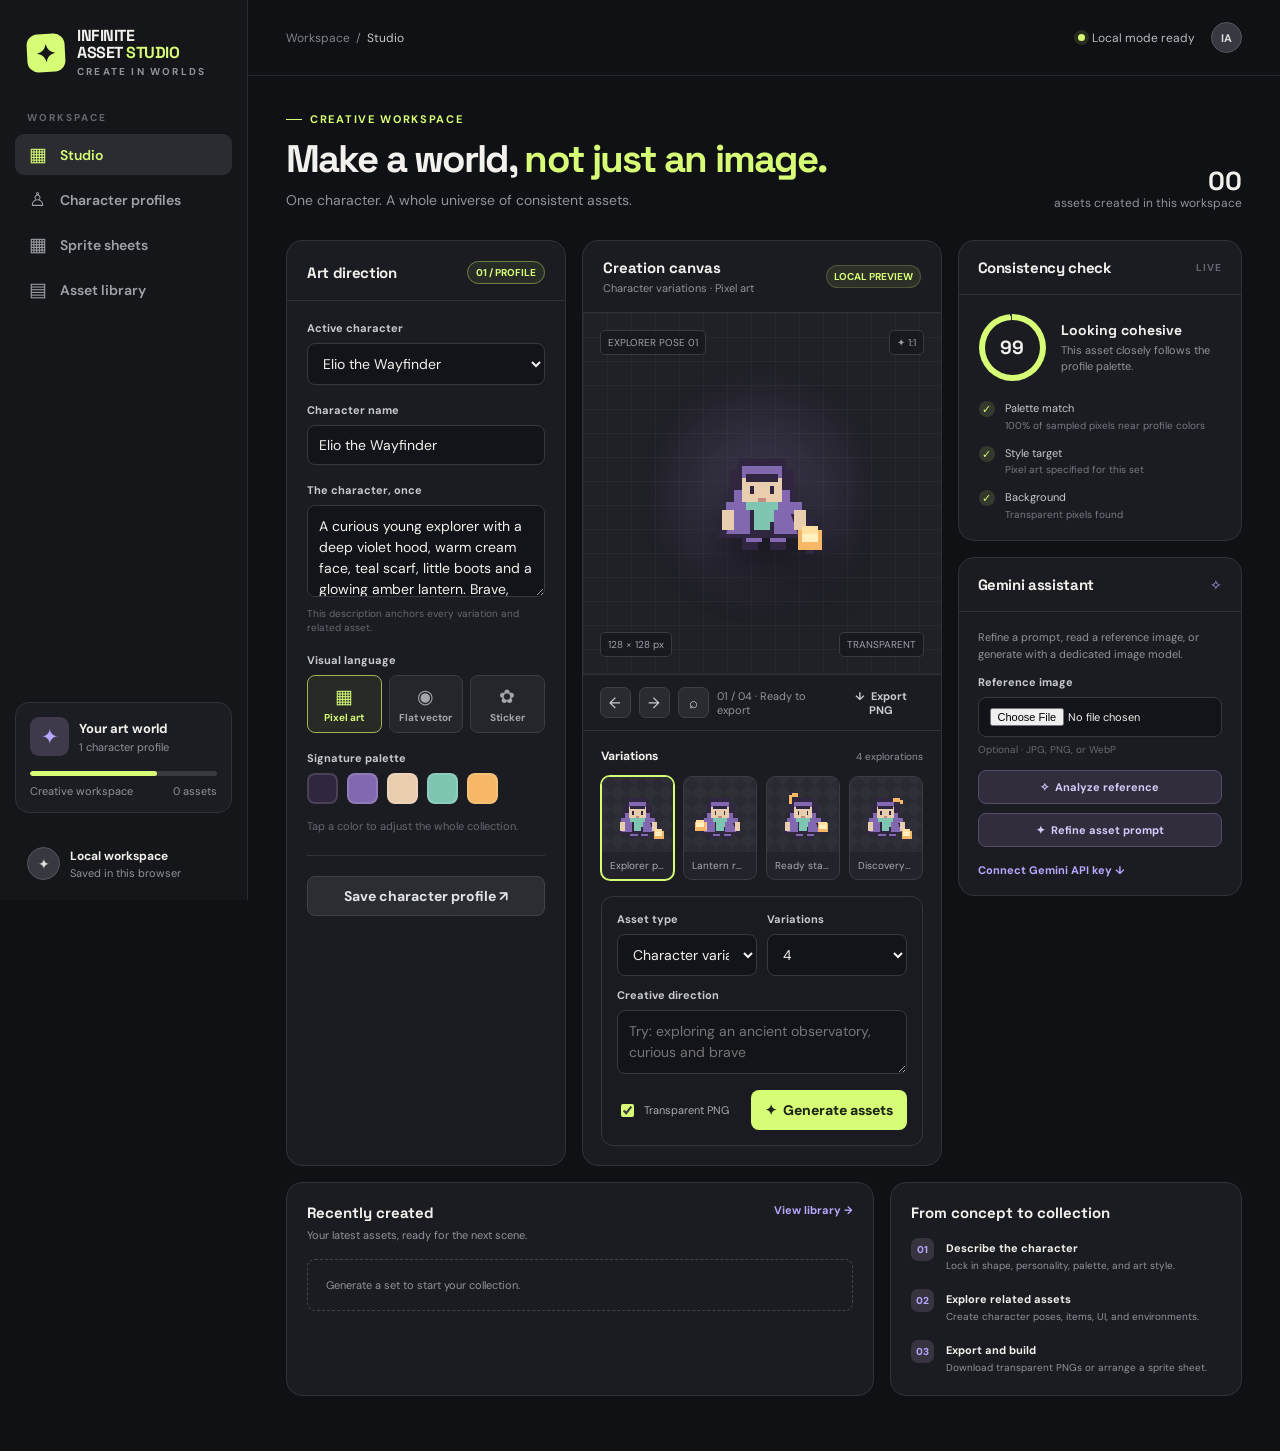
<file: asset-studio-webapp/index.html>
<!doctype html>
<html lang="en">
<head>
  <meta charset="utf-8">
  <meta name="viewport" content="width=device-width, initial-scale=1">
  <meta name="theme-color" content="#101114">
  <title>Infinite Asset Studio</title>
  <style>
    @import url('https://fonts.googleapis.com/css2?family=DM+Sans:wght@400;500;600;700&family=Space+Grotesk:wght@400;500;600;700&display=swap');
    :root{--bg:#101114;--side:#15161a;--panel:#1b1c21;--panel2:#202127;--line:#303138;--text:#f3f1ee;--muted:#91929b;--dim:#666871;--lime:#d7fc75;--purple:#b9a7ff;--orange:#f4af84;--shadow:0 24px 80px #0005;font-family:'DM Sans',sans-serif;color:var(--text)}
    *{box-sizing:border-box}body{margin:0;background:var(--bg);min-height:100vh;font-size:14px}button,input,textarea,select{font:inherit}button{cursor:pointer}button:disabled{opacity:.48;cursor:wait}button:focus-visible,input:focus-visible,textarea:focus-visible,select:focus-visible{outline:2px solid var(--lime);outline-offset:2px}h1,h2,h3,p{margin:0}.app{display:grid;grid-template-columns:248px minmax(0,1fr);min-height:100vh}.sidebar{background:var(--side);border-right:1px solid #292a30;padding:28px 15px 20px;display:flex;flex-direction:column;gap:34px;position:sticky;top:0;height:100vh}.brand{display:flex;align-items:center;gap:12px;padding:0 12px}.brand-mark{width:38px;height:38px;display:grid;place-items:center;background:var(--lime);border-radius:11px;color:#151817;font-size:24px;font-weight:800;letter-spacing:-5px;padding-right:5px;transform:rotate(-3deg)}.brand-name{font-family:'Space Grotesk',sans-serif;font-size:16px;font-weight:700;line-height:1.05;letter-spacing:-.5px}.brand-name small{display:block;font-family:'DM Sans',sans-serif;font-size:10px;letter-spacing:2.2px;font-weight:700;color:var(--muted);margin-top:5px}.side-label{color:#65666e;font-size:10px;font-weight:700;letter-spacing:2px;text-transform:uppercase;margin:0 12px 10px}.nav{display:grid;gap:4px}.nav button{background:transparent;border:0;color:#a1a1a8;border-radius:9px;width:100%;padding:11px 13px;display:flex;align-items:center;gap:13px;text-align:left;font-weight:600}.nav button:hover{background:#23242a;color:#fff}.nav button.active{background:#2b2c32;color:var(--lime)}.icon{width:19px;height:19px;display:inline-grid;place-items:center;font-size:19px;line-height:1;font-weight:400}.side-project{margin-top:auto;border:1px solid var(--line);border-radius:14px;background:#1c1d22;padding:14px}.project-top{display:flex;gap:10px;align-items:center}.project-art{height:39px;width:39px;background:#3e3a4b;border-radius:9px;display:grid;place-items:center;color:var(--purple);font-size:21px}.project-title{font-weight:700;font-size:13px}.project-sub{color:var(--muted);font-size:11px;margin-top:3px}.project-meter{height:5px;background:#393a3f;border-radius:5px;margin:15px 0 8px;overflow:hidden}.project-meter i{display:block;height:100%;width:68%;background:var(--lime);border-radius:5px}.project-foot{display:flex;justify-content:space-between;color:var(--muted);font-size:11px}.profile-mini{display:flex;align-items:center;gap:10px;padding:0 12px}.avatar{width:33px;height:33px;border:1px solid #55565e;background:#373840;border-radius:50%;display:grid;place-items:center;color:#ddd}.profile-mini strong{display:block;font-size:12px}.profile-mini small{display:block;color:var(--muted);font-size:11px;margin-top:2px}.main{min-width:0}.topbar{height:76px;border-bottom:1px solid #28292e;display:flex;align-items:center;justify-content:space-between;padding:0 38px}.breadcrumbs{color:#80818a;font-size:12px}.breadcrumbs span{color:#c7c7cb}.top-actions{display:flex;align-items:center;gap:16px}.status-pill{display:flex;align-items:center;gap:7px;color:#babac0;font-size:12px}.status-pill:before{content:"";width:7px;height:7px;border-radius:50%;background:var(--lime);box-shadow:0 0 0 4px #d7fc751e}.avatar.sm{width:31px;height:31px;font-size:11px;font-weight:700}.content{max-width:1700px;margin:auto;padding:36px 38px 55px}.hero{display:flex;justify-content:space-between;align-items:end;gap:20px;margin-bottom:29px}.eyebrow{display:flex;align-items:center;gap:8px;font-size:11px;letter-spacing:1.7px;font-weight:700;color:var(--lime);text-transform:uppercase;margin-bottom:12px}.eyebrow:before{content:"";width:16px;height:1px;background:var(--lime)}h1{font-family:'Space Grotesk',sans-serif;font-size:clamp(29px,3vw,42px);letter-spacing:-1.9px;line-height:1.1}h1 em{font-style:normal;color:var(--lime)}.hero p{color:var(--muted);margin-top:10px;line-height:1.5}.hero-stat{text-align:right;color:var(--muted);white-space:nowrap;font-size:12px}.hero-stat strong{display:block;font-family:'Space Grotesk',sans-serif;font-size:26px;color:var(--text);line-height:1.1}.workspace{display:grid;grid-template-columns:minmax(250px,300px) minmax(360px,1fr) minmax(255px,290px);gap:16px;align-items:stretch}.panel{background:var(--panel);border:1px solid #303138;border-radius:16px;overflow:hidden;min-width:0}.panel-heading{padding:20px 20px 16px;border-bottom:1px solid #303138;display:flex;justify-content:space-between;align-items:center;gap:10px}.panel-heading h2{font-family:'Space Grotesk',sans-serif;font-size:15px;letter-spacing:-.35px}.tiny-label{color:var(--dim);font-size:10px;letter-spacing:1px;text-transform:uppercase;font-weight:700}.step{color:var(--lime);border:1px solid #6d8342;background:#d7fc7512;border-radius:20px;padding:4px 8px;font-size:10px;font-weight:700}.form-body{padding:20px}.field{margin-bottom:18px}.field label,.field-title{display:block;color:#c9c9cf;font-size:11px;font-weight:700;margin-bottom:8px}.field input:not([type=color]),.field textarea,.field select,.input{width:100%;background:#131419;border:1px solid #373840;border-radius:8px;color:var(--text);padding:10px 11px;outline:none;resize:vertical}.field textarea{min-height:92px;line-height:1.5}.field input:focus,.field textarea:focus,.field select:focus{border-color:var(--lime)}.field .hint{color:var(--dim);font-size:10px;margin-top:6px;line-height:1.4}.style-row{display:grid;grid-template-columns:repeat(3,1fr);gap:7px}.style-btn{height:58px;border:1px solid #3b3c43;background:#25262b;color:#a5a5ac;border-radius:8px;display:flex;align-items:center;justify-content:center;flex-direction:column;gap:2px;font-size:10px;font-weight:700}.style-btn b{font-size:19px;font-weight:400}.style-btn.selected{color:var(--lime);border-color:#9bb855;background:#d7fc7510}.palette{display:flex;gap:9px;align-items:center;flex-wrap:wrap}.swatch{width:31px;height:31px;border-radius:8px;border:2px solid #ffffff20;overflow:hidden;cursor:pointer;position:relative}.swatch input{position:absolute;inset:-8px;width:50px;height:50px;opacity:0;cursor:pointer}.swatch:hover{outline:2px solid #fff8}.micro-note{color:var(--dim);font-size:11px;line-height:1.45;margin-top:7px}.subtle-rule{height:1px;background:#32333a;margin:20px 0}.profile-save{width:100%;background:#2b2d32;border:1px solid #414249;border-radius:8px;color:#e3e3e5;padding:10px 12px;font-weight:700}.profile-save:hover{border-color:#85868d}.canvas-panel{display:flex;flex-direction:column}.canvas-head{padding:17px 20px;display:flex;align-items:center;justify-content:space-between;border-bottom:1px solid #303138}.canvas-head h2{font-family:'Space Grotesk',sans-serif;font-size:15px}.canvas-head small{display:block;color:var(--muted);margin-top:4px;font-size:11px}.canvas-menu{color:#aaa;background:#28292f;border:1px solid #3a3b42;border-radius:8px;padding:6px 9px}.preview{min-height:361px;position:relative;display:grid;place-items:center;overflow:hidden;background-color:#202027;background-image:linear-gradient(#ffffff08 1px,transparent 1px),linear-gradient(90deg,#ffffff08 1px,transparent 1px);background-size:24px 24px}.preview:before{content:"";position:absolute;inset:10% 22%;border-radius:50%;background:radial-gradient(circle,#a891e13d,transparent 68%);filter:blur(12px)}.preview canvas,.preview img{position:relative;z-index:1;max-width:min(70%,315px);max-height:315px;width:auto;height:auto;image-rendering:pixelated;filter:drop-shadow(0 24px 22px #0008)}.preview.scene canvas,.preview.scene img{max-width:85%;border-radius:8px;image-rendering:pixelated}.preview .corner{position:absolute;z-index:2;font-size:10px;color:#9f9fa8;background:#17181dcc;border:1px solid #383941;border-radius:5px;padding:5px 7px}.preview .tl{top:17px;left:17px}.preview .tr{top:17px;right:17px}.preview .br{bottom:17px;right:17px}.preview .bl{bottom:17px;left:17px}.preview-actions{display:flex;justify-content:space-between;align-items:center;border-top:1px solid #303138;padding:12px 17px;gap:8px}.action-left{display:flex;gap:8px}.icon-btn{background:#2a2b31;border:1px solid #3e3f47;color:#d5d5da;width:31px;height:31px;border-radius:7px;font-size:15px}.icon-btn:hover{color:var(--lime)}.text-btn{background:none;border:0;color:#c9cad0;font-size:11px;font-weight:700}.text-btn:hover{color:var(--lime)}.selected-asset{font-size:11px;color:var(--muted)}.variations{border-top:1px solid #303138;padding:17px 18px 19px}.section-line{display:flex;justify-content:space-between;align-items:center;margin-bottom:12px}.section-line h3{font-size:12px}.section-line span{font-size:10px;color:var(--muted)}.thumbs{display:grid;grid-template-columns:repeat(4,1fr);gap:9px}.thumb{min-width:0;background:#23242b;border:1px solid #3a3b43;border-radius:9px;overflow:hidden;padding:0;color:#d1d1d5;text-align:left}.thumb.active{border-color:var(--lime);box-shadow:0 0 0 1px var(--lime)}.thumb-art{height:75px;display:grid;place-items:center;background-color:#292a32;background-image:linear-gradient(45deg,#ffffff06 25%,transparent 25%),linear-gradient(-45deg,#ffffff06 25%,transparent 25%),linear-gradient(45deg,transparent 75%,#ffffff06 75%),linear-gradient(-45deg,transparent 75%,#ffffff06 75%);background-size:16px 16px}.thumb canvas,.thumb img{max-height:65px;max-width:80%;image-rendering:pixelated}.thumb span{display:block;padding:7px 8px;color:#aaaab1;font-size:10px;white-space:nowrap;overflow:hidden;text-overflow:ellipsis}.generator{margin-top:16px;border:1px solid #34353c;background:#1a1b20;border-radius:12px;padding:15px}.generator-grid{display:grid;grid-template-columns:1fr 1fr;gap:10px}.generator .field{margin-bottom:12px}.generator .field textarea{min-height:58px}.gen-actions{display:flex;align-items:center;gap:9px;justify-content:space-between}.primary{background:var(--lime);color:#1d2515;border:0;border-radius:8px;padding:11px 14px;font-weight:800;display:inline-flex;align-items:center;justify-content:center;gap:8px}.primary:hover{background:#e4ff9d}.primary.wide{width:100%}.toggle-row{display:flex;align-items:center;gap:7px;color:#a9aab1;font-size:11px}.toggle-row input{accent-color:var(--lime)}.right{display:flex;flex-direction:column;gap:16px}.score{padding:19px 20px}.score-top{display:flex;align-items:center;gap:15px}.score-ring{--v:92;position:relative;width:67px;height:67px;border-radius:50%;background:conic-gradient(var(--lime) calc(var(--v)*1%),#34353c 0);display:grid;place-items:center;flex:none}.score-ring:before{content:"";position:absolute;inset:6px;background:var(--panel);border-radius:50%}.score-ring strong{position:relative;font-family:'Space Grotesk';font-size:19px}.score-top h3{font-family:'Space Grotesk';font-size:14px}.score-top p{color:var(--muted);font-size:11px;line-height:1.4;margin-top:4px}.checks{margin-top:20px;display:grid;gap:13px}.check{display:flex;gap:10px;align-items:start;font-size:11px}.check i{width:16px;height:16px;display:grid;place-items:center;border-radius:50%;background:#d7fc7520;color:var(--lime);font-style:normal;font-size:11px;flex:none}.check span{color:#c8c8ce;line-height:1.35}.check small{display:block;color:#777983;font-size:10px;margin-top:3px}.right .panel-heading{padding:17px 19px}.assist{padding:17px 19px}.assist p{font-size:11px;color:var(--muted);line-height:1.5}.assist .field{margin:13px 0}.assist .field input{font-size:11px}.secondary{background:#312d3c;border:1px solid #554c69;color:#d7cafa;padding:9px 12px;border-radius:8px;font-size:11px;font-weight:700;width:100%}.secondary:hover{background:#3c354b}.link-button{background:none;border:0;color:var(--purple);padding:0;font-size:11px;font-weight:700}.api-details{display:none;margin-top:12px}.api-details.open{display:block}.api-details .field{margin-bottom:10px}.api-details .field input{font-size:11px}.notice{margin-top:10px;font-size:10px;color:#92939d;line-height:1.5}.pill{display:inline-block;color:var(--lime);background:#d7fc7517;border:1px solid #d7fc7530;border-radius:20px;font-size:10px;font-weight:700;padding:4px 7px}.bottom{display:grid;grid-template-columns:1.25fr .75fr;gap:16px;margin-top:16px}.bottom .panel{padding:20px}.bottom h2{font-family:'Space Grotesk';font-size:15px}.bottom p{color:var(--muted);font-size:11px;line-height:1.5;margin-top:5px}.bottom-head{display:flex;justify-content:space-between;align-items:start}.recent-list{display:flex;gap:10px;margin-top:15px;overflow-x:auto;padding-bottom:3px}.recent-item{width:110px;flex:none;text-align:left;background:#25262c;border:1px solid #393a42;border-radius:9px;color:#cfcfd4;padding:7px}.recent-item:hover{border-color:var(--lime)}.recent-item img,.recent-item canvas{width:100%;height:75px;object-fit:contain;image-rendering:pixelated;background:#2e3036;border-radius:5px}.recent-item strong{display:block;font-size:10px;white-space:nowrap;overflow:hidden;text-overflow:ellipsis;margin-top:5px}.recent-item small{color:var(--muted);font-size:9px}.empty{padding:18px;color:var(--muted);font-size:11px;border:1px dashed #41424a;border-radius:8px;width:100%}.guide-step{display:flex;gap:12px;margin-top:16px}.guide-number{width:23px;height:23px;display:grid;place-items:center;background:#37333f;border-radius:7px;color:var(--purple);font-size:10px;font-weight:800;flex:none}.guide-step strong{font-size:11px}.guide-step p{margin-top:2px;font-size:10px}.page{display:none}.page.active{display:block}.page-card{max-width:1120px}.page-grid{display:grid;grid-template-columns:1fr 1fr;gap:16px}.detail-panel{padding:22px}.detail-panel h2{font-family:'Space Grotesk';font-size:17px}.detail-panel p{color:var(--muted);line-height:1.5;font-size:12px;margin-top:5px}.profile-list{display:grid;gap:10px;margin-top:18px}.profile-row{display:flex;justify-content:space-between;align-items:center;gap:14px;background:#25262c;border:1px solid #3a3b42;border-radius:10px;padding:14px}.profile-row strong{font-size:13px}.profile-row small{display:block;color:var(--muted);margin-top:5px;font-size:11px}.row-actions{display:flex;gap:6px}.small-button{border:1px solid #494a52;background:#303138;color:#dedee2;border-radius:7px;padding:7px 10px;font-size:10px;font-weight:700}.small-button:hover{border-color:var(--lime)}.profile-palette{display:flex;gap:4px;margin-top:8px}.profile-palette i{width:15px;height:15px;border-radius:4px}.sheet-controls{display:grid;grid-template-columns:repeat(4,1fr);gap:11px;margin:18px 0}.sheet-controls .field{margin:0}.sheet-stage{min-height:300px;display:grid;place-items:center;overflow:auto;background-color:#24252b;background-image:linear-gradient(45deg,#ffffff0a 25%,transparent 25%),linear-gradient(-45deg,#ffffff0a 25%,transparent 25%),linear-gradient(45deg,transparent 75%,#ffffff0a 75%),linear-gradient(-45deg,transparent 75%,#ffffff0a 75%);background-size:24px 24px;padding:24px;border:1px solid #3a3b42;border-radius:10px}.sheet-stage canvas{max-width:100%;image-rendering:pixelated}.sheet-actions{display:flex;gap:10px;margin-top:16px}.library-grid{display:grid;grid-template-columns:repeat(auto-fill,minmax(150px,1fr));gap:12px;margin-top:17px}.library-card{background:#25262c;border:1px solid #3a3b42;border-radius:10px;padding:9px}.library-card .art{height:130px;display:grid;place-items:center;background:#2d2e35;border-radius:7px}.library-card img{max-width:90%;max-height:120px;object-fit:contain;image-rendering:pixelated}.library-card strong{display:block;margin-top:9px;font-size:12px;white-space:nowrap;overflow:hidden;text-overflow:ellipsis}.library-card small{color:var(--muted);font-size:10px}.library-actions{display:flex;gap:5px;margin-top:10px}.library-actions button{flex:1}.toast{position:fixed;bottom:25px;right:25px;background:#2b3022;color:#ebffd0;border:1px solid #8cac49;border-radius:10px;padding:12px 15px;box-shadow:var(--shadow);font-size:12px;max-width:350px;z-index:10;display:none}.toast.error{background:#3a2827;color:#ffd6cf;border-color:#bd746c}.toast.show{display:block}.modal-cover{position:fixed;inset:0;background:#000a;z-index:20;display:none;place-items:center;padding:20px}.modal-cover.open{display:grid}.modal{background:#202127;border:1px solid #4b4c56;border-radius:16px;max-width:520px;width:100%;padding:22px;box-shadow:var(--shadow)}.modal-head{display:flex;justify-content:space-between;align-items:center;margin-bottom:14px}.modal h2{font-family:'Space Grotesk';font-size:18px}.modal p{color:var(--muted);line-height:1.5;font-size:12px}.modal .field{margin-top:16px}.modal-actions{display:flex;justify-content:flex-end;gap:8px;margin-top:18px}.hidden{display:none!important}@media(max-width:1200px){.workspace{grid-template-columns:270px minmax(350px,1fr)}.right{grid-column:1/-1;display:grid;grid-template-columns:1fr 1fr}.bottom{grid-template-columns:1fr 1fr}}@media(max-width:850px){.app{grid-template-columns:66px 1fr}.sidebar{padding:20px 9px}.brand{padding:0 4px}.brand-name,.side-label,.nav button span:not(.icon),.side-project,.profile-mini{display:none}.nav button{justify-content:center;padding:12px}.content{padding:25px 18px}.topbar{padding:0 18px}.workspace{grid-template-columns:1fr}.right{grid-column:auto}.hero-stat{display:none}}@media(max-width:600px){.right,.bottom,.page-grid{grid-template-columns:1fr}.hero{display:block}.workspace{gap:12px}.sheet-controls{grid-template-columns:1fr 1fr}.content{padding:20px 12px}.topbar{height:56px}.status-pill{display:none}.preview{min-height:285px}.preview canvas,.preview img{max-height:250px}.thumbs{gap:5px}.thumb-art{height:65px}.generator-grid{grid-template-columns:1fr}}
  </style>
</head>
<body>
<div class="app">
  <aside class="sidebar">
    <div class="brand"><div class="brand-mark">✦</div><div class="brand-name">INFINITE<br>ASSET <span style="color:var(--lime)">STUDIO</span><small>CREATE IN WORLDS</small></div></div>
    <div><div class="side-label">Workspace</div><nav class="nav" aria-label="Main navigation">
      <button class="active" data-page="studio"><span class="icon">▦</span><span>Studio</span></button>
      <button data-page="profiles"><span class="icon">♙</span><span>Character profiles</span></button>
      <button data-page="sheets"><span class="icon">▦</span><span>Sprite sheets</span></button>
      <button data-page="library"><span class="icon">▤</span><span>Asset library</span></button>
    </nav></div>
    <div class="side-project"><div class="project-top"><div class="project-art">✦</div><div><div class="project-title">Your art world</div><div class="project-sub" id="projectSub">1 character profile</div></div></div><div class="project-meter"><i></i></div><div class="project-foot"><span>Creative workspace</span><span id="projectCount">0 assets</span></div></div>
    <div class="profile-mini"><div class="avatar">✦</div><div><strong>Local workspace</strong><small>Saved in this browser</small></div></div>
  </aside>
  <main class="main">
    <header class="topbar"><div class="breadcrumbs">Workspace &nbsp;/&nbsp; <span id="crumb">Studio</span></div><div class="top-actions"><div class="status-pill" id="connectionStatus">Local mode ready</div><div class="avatar sm">IA</div></div></header>
    <div class="content">
      <section class="page active" id="page-studio">
        <div class="hero"><div><div class="eyebrow">Creative workspace</div><h1>Make a world, <em>not just an image.</em></h1><p>One character. A whole universe of consistent assets.</p></div><div class="hero-stat"><strong id="heroCount">00</strong>assets created in this workspace</div></div>
        <div class="workspace">
          <section class="panel"><div class="panel-heading"><h2>Art direction</h2><span class="step">01 / PROFILE</span></div><div class="form-body">
            <div class="field"><label for="profileSelect">Active character</label><select id="profileSelect"></select></div>
            <div class="field"><label for="characterName">Character name</label><input id="characterName" maxlength="60" placeholder="e.g. Elio the Wayfinder"></div>
            <div class="field"><label for="characterDescription">The character, once</label><textarea id="characterDescription" maxlength="900" placeholder="Describe silhouette, outfit, personality, and memorable details..."></textarea><div class="hint">This description anchors every variation and related asset.</div></div>
            <div class="field"><span class="field-title">Visual language</span><div class="style-row"><button class="style-btn selected" data-style="Pixel art"><b>▦</b>Pixel art</button><button class="style-btn" data-style="Flat vector"><b>◉</b>Flat vector</button><button class="style-btn" data-style="Sticker"><b>✿</b>Sticker</button></div></div>
            <div class="field"><span class="field-title">Signature palette</span><div class="palette" id="paletteInputs"></div><div class="micro-note">Tap a color to adjust the whole collection.</div></div>
            <div class="subtle-rule"></div><button class="profile-save" id="saveProfile">Save character profile ↗</button>
          </div></section>
          <section class="panel canvas-panel"><div class="canvas-head"><div><h2>Creation canvas</h2><small id="canvasSubtitle">Character variations · Pixel art</small></div><span class="pill" id="canvasMode">LOCAL PREVIEW</span></div>
            <div class="preview" id="preview"><span class="corner tl" id="previewLabel">VARIATION 01</span><span class="corner tr">✦ 1:1</span><span class="corner bl" id="previewSize">128 × 128 px</span><span class="corner br" id="previewTransparency">TRANSPARENT</span><canvas id="mainCanvas" width="128" height="128" aria-label="Generated asset preview"></canvas><img id="mainImage" alt="Generated asset" class="hidden"></div>
            <div class="preview-actions"><div class="action-left"><button class="icon-btn" id="previousAsset" title="Previous variation" aria-label="Previous variation">←</button><button class="icon-btn" id="nextAsset" title="Next variation" aria-label="Next variation">→</button><button class="icon-btn" id="zoomAsset" title="View asset larger" aria-label="View asset larger">⌕</button></div><div class="selected-asset" id="selectedAssetLabel">01 / 04 · Ready to export</div><button class="text-btn" id="downloadSelected">↓ &nbsp;Export PNG</button></div>
            <div class="variations"><div class="section-line"><h3>Variations</h3><span id="variationCount">4 explorations</span></div><div class="thumbs" id="thumbnails"></div>
              <div class="generator"><div class="generator-grid"><div class="field"><label for="assetType">Asset type</label><select id="assetType"><option value="character">Character variations</option><option value="item">Item icons</option><option value="ui">UI assets</option><option value="scene">Scene concepts</option></select></div><div class="field"><label for="variationCountInput">Variations</label><select id="variationCountInput"><option>4</option><option>6</option><option>8</option></select></div></div><div class="field"><label for="assetPrompt">Creative direction</label><textarea id="assetPrompt" placeholder="Try: exploring an ancient observatory, curious and brave"></textarea></div><div class="gen-actions"><label class="toggle-row"><input type="checkbox" id="transparentToggle" checked> Transparent PNG</label><button class="primary" id="generateButton">✦ &nbsp;Generate assets</button></div></div>
            </div>
          </section>
          <div class="right"><section class="panel"><div class="panel-heading"><h2>Consistency check</h2><span class="tiny-label">LIVE</span></div><div class="score"><div class="score-top"><div class="score-ring" id="scoreRing"><strong id="scoreValue">92</strong></div><div><h3 id="scoreTitle">Looking cohesive</h3><p id="scoreMessage">Your assets follow the same visual DNA.</p></div></div><div class="checks" id="checkList"></div></div></section>
            <section class="panel"><div class="panel-heading"><h2>Gemini assistant</h2><span style="color:var(--purple)">✧</span></div><div class="assist"><p>Refine a prompt, read a reference image, or generate with a dedicated image model.</p><div class="field"><label for="referenceInput">Reference image</label><input type="file" id="referenceInput" accept="image/png,image/jpeg,image/webp"><div class="hint" id="referenceHint">Optional · JPG, PNG, or WebP</div></div><button class="secondary" id="analyzeReference">✧ &nbsp;Analyze reference</button><div style="height:9px"></div><button class="secondary" id="refinePrompt">✦ &nbsp;Refine asset prompt</button><div style="height:13px"></div><button class="link-button" id="toggleApi">Connect Gemini API key ↓</button><div class="api-details" id="apiDetails"><div class="field"><label for="apiKey">API key</label><input type="password" id="apiKey" autocomplete="off" placeholder="Paste key for this session"></div><div class="field"><label for="textModel">Text / vision model</label><input id="textModel" value="gemini-3.8-flash"></div><div class="field"><label for="imageModel">Image model</label><input id="imageModel" value="gemini-3.1-flash-image"></div><label class="toggle-row"><input type="checkbox" id="useGemini"> Generate with Gemini</label><div class="notice">Your key stays in this page session. Browser requests go directly to the Gemini API. Model availability depends on your account.</div></div></div></section>
          </div>
        </div>
        <div class="bottom"><section class="panel"><div class="bottom-head"><div><h2>Recently created</h2><p>Your latest assets, ready for the next scene.</p></div><button class="link-button" data-page="library">View library →</button></div><div class="recent-list" id="recentList"></div></section><section class="panel"><h2>From concept to collection</h2><div class="guide-step"><span class="guide-number">01</span><div><strong>Describe the character</strong><p>Lock in shape, personality, palette, and art style.</p></div></div><div class="guide-step"><span class="guide-number">02</span><div><strong>Explore related assets</strong><p>Create character poses, items, UI, and environments.</p></div></div><div class="guide-step"><span class="guide-number">03</span><div><strong>Export and build</strong><p>Download transparent PNGs or arrange a sprite sheet.</p></div></div></section></div>
      </section>
      <section class="page" id="page-profiles"><div class="hero"><div><div class="eyebrow">Art direction</div><h1>Character <em>profiles.</em></h1><p>Keep each world’s visual rules in one place.</p></div></div><div class="page-card page-grid"><section class="panel detail-panel"><h2>Saved profiles</h2><p>Select one to make it the active direction in Studio.</p><div class="profile-list" id="profileList"></div></section><section class="panel detail-panel"><h2>Start another world</h2><p>Create a profile with its own character description, style, and palette.</p><div class="field" style="margin-top:20px"><label for="newProfileName">Character name</label><input id="newProfileName" placeholder="e.g. Moss, the forest courier"></div><div class="field"><label for="newProfileDescription">Description</label><textarea id="newProfileDescription" placeholder="Outfit, silhouette, expression, world details..."></textarea></div><button class="primary" id="createProfile">+ &nbsp;Create profile</button></section></div></section>
      <section class="page" id="page-sheets"><div class="hero"><div><div class="eyebrow">Production tools</div><h1>Sprite sheet <em>builder.</em></h1><p>Arrange your current variations into an exportable PNG.</p></div></div><section class="panel detail-panel page-card"><div class="bottom-head"><div><h2>Sheet layout</h2><p>Transparent background and pixel perfect spacing for your engine.</p></div><span class="pill" id="sheetCount">4 SPRITES</span></div><div class="sheet-controls"><div class="field"><label for="sheetColumns">Columns</label><select id="sheetColumns"><option>2</option><option selected>4</option><option>6</option><option>8</option></select></div><div class="field"><label for="sheetCell">Cell size</label><select id="sheetCell"><option>64</option><option selected>128</option><option>256</option></select></div><div class="field"><label for="sheetPadding">Padding</label><select id="sheetPadding"><option>0</option><option selected>8</option><option>16</option><option>32</option></select></div><div class="field"><label for="sheetBackground">Background</label><select id="sheetBackground"><option value="transparent">Transparent</option><option value="dark">Dark</option><option value="light">Light</option></select></div></div><div class="sheet-stage"><canvas id="sheetCanvas" width="544" height="144" aria-label="Sprite sheet preview"></canvas></div><div class="sheet-actions"><button class="primary" id="exportSheet">↓ &nbsp;Export sprite sheet PNG</button><button class="small-button" id="exportManifest">Export JSON map</button></div></section></section>
      <section class="page" id="page-library"><div class="hero"><div><div class="eyebrow">Your collection</div><h1>Asset <em>library.</em></h1><p>Every variation and concept you’ve created in this browser.</p></div><div class="hero-stat"><strong id="libraryCount">00</strong>assets saved</div></div><section class="panel detail-panel"><div class="bottom-head"><div><h2>All assets</h2><p>Download individual PNGs or delete unused explorations.</p></div><select id="libraryFilter" class="input" style="width:165px"><option value="all">All types</option><option value="character">Characters</option><option value="item">Item icons</option><option value="ui">UI assets</option><option value="scene">Scenes</option></select></div><div class="library-grid" id="libraryGrid"></div></section></section>
    </div>
  </main>
</div>
<div class="toast" id="toast" role="status"></div>
<div class="modal-cover" id="imageModal"><div class="modal"><div class="modal-head"><h2>Asset preview</h2><button class="icon-btn" id="closeModal" aria-label="Close preview">×</button></div><div id="modalArt" style="min-height:280px;display:grid;place-items:center;background:#2b2c32;border-radius:9px;padding:20px"></div><div class="modal-actions"><button class="small-button" id="closeModal2">Close</button><button class="primary" id="modalDownload">↓ &nbsp;Export PNG</button></div></div></div>
<script>
(()=>{'use strict';
const $=s=>document.querySelector(s), $$=s=>[...document.querySelectorAll(s)];
const DEFAULT={id:'elio',name:'Elio the Wayfinder',description:'A curious young explorer with a deep violet hood, warm cream face, teal scarf, little boots and a glowing amber lantern. Brave, gentle, and always looking toward the next discovery.',style:'Pixel art',palette:['#30263F','#8168B0','#E9CDAF','#7EC6B2','#F6B766']};
let profiles=read('ias-profiles',[DEFAULT]),activeId=read('ias-active','elio'),assets=[],current=[],selected=0,reference=null,busy=false,db=null;
if(!profiles.length)profiles=[DEFAULT];if(!profiles.some(p=>p.id===activeId))activeId=profiles[0].id;
function read(k,f){try{return JSON.parse(localStorage.getItem(k))??f}catch{return f}}function save(k,v){try{localStorage.setItem(k,JSON.stringify(v))}catch{}}
function profile(){return profiles.find(p=>p.id===activeId)||profiles[0]}
function esc(s){return String(s??'').replace(/[&<>"']/g,c=>({'&':'&amp;','<':'&lt;','>':'&gt;','"':'&quot;',"'":'&#39;'}[c]))}
function toast(message,error=false){let t=$('#toast');t.textContent=message;t.classList.toggle('error',error);t.classList.add('show');clearTimeout(toast.timer);toast.timer=setTimeout(()=>t.classList.remove('show'),4200)}
function slug(s){return String(s||'asset').toLowerCase().replace(/[^a-z0-9]+/g,'-').replace(/^-|-$/g,'').slice(0,50)||'asset'}
function uid(){return Date.now().toString(36)+Math.random().toString(36).slice(2,7)}
function makeCanvas(w=128,h=128){let c=document.createElement('canvas');c.width=w;c.height=h;return c}
function rect(c,x,y,w,h,color){c.fillStyle=color;c.fillRect(x,y,w,h)}
function poly(c,pts,color){c.fillStyle=color;c.beginPath();pts.forEach(([x,y],i)=>i?c.lineTo(x,y):c.moveTo(x,y));c.closePath();c.fill()}
function ellipse(c,x,y,rx,ry,color){c.fillStyle=color;c.beginPath();c.ellipse(x,y,rx,ry,0,0,Math.PI*2);c.fill()}
function drawCharacter(ctx,p,n,prompt){let C=p.palette;let variant=n%4;ctx.save();ctx.scale(4,4);let px=(x,y,w,h,z)=>rect(ctx,x,y,w,h,z);let dot=(x,y,w,h,z)=>rect(ctx,x,y,w,h,z);
  // A crisp 32px character master. Variations alter pose and accessory placement.
  px(11,27,4,3,C[0]);px(18,27,4,3,C[0]);px(12,25,4,3,C[1]);px(18,25,4,3,C[1]);
  poly(ctx,[[9,14],[23,14],[27,27],[5,27]],C[0]);poly(ctx,[[11,15],[21,15],[25,26],[7,26]],C[1]);px(13,17,6,9,C[0]);px(14,17,4,8,C[3]);
  px(10,7,12,3,C[0]);px(8,10,16,8,C[0]);px(9,15,14,3,C[1]);px(11,9,10,8,C[1]);px(11,12,10,6,C[2]);px(12,11,8,2,C[0]);
  px(13,14,1,2,C[0]);px(18,14,1,2,C[0]);px(15,17,2,1,'#C18B82');px(12,18,8,2,C[3]);px(15,20,4,3,C[3]);
  px(7,18,4,3,C[1]);px(6,20,3,5,C[2]);px(22,18,4,3,C[1]);px(24,20,3,5,C[2]);
  let lx=variant===1?4:variant===2?26:27,ly=variant===1?17:variant===2?18:22;
  px(lx,ly,2,5,C[0]);px(lx-2,ly+3,6,5,C[4]);px(lx-1,ly+2,4,2,'#FFE0A1');px(lx-1,ly+4,4,2,'#FFF0BF');px(lx,ly+8,2,1,C[0]);
  if(variant===2){px(8,5,2,5,C[4]);px(10,4,3,2,C[4])}if(variant===3){px(20,7,4,2,C[4]);px(24,8,2,2,C[4])}
  if(/hat|crown/i.test(prompt)){px(10,5,12,2,C[4]);px(13,3,6,3,C[4])}
  ctx.restore();}
function drawItem(ctx,p,n){let C=p.palette;ctx.save();ctx.scale(4,4);let r=(x,y,w,h,z)=>rect(ctx,x,y,w,h,z);let v=n%4;
 if(v===0){r(13,4,6,2,C[2]);r(14,6,4,6,C[4]);r(12,12,8,2,C[0]);r(11,14,10,11,C[1]);r(12,15,8,8,C[3]);r(15,17,2,5,'#E7FFF0');r(13,25,6,2,C[0])}
 if(v===1){r(15,3,2,21,C[2]);r(13,6,6,12,C[2]);r(15,4,2,13,'#F8E4C2');r(10,21,12,2,C[4]);r(14,23,4,5,C[0]);r(12,28,8,2,C[0])}
 if(v===2){r(8,8,16,17,C[0]);r(10,9,12,14,C[1]);r(12,11,8,9,C[3]);r(14,13,4,5,C[4]);r(13,23,6,4,C[0])}
 if(v===3){r(8,12,15,5,C[4]);r(6,10,5,9,C[4]);r(10,11,2,5,C[0]);r(19,15,3,5,C[4]);r(16,15,2,5,C[4]);r(22,14,4,2,C[0]);r(7,11,2,2,'#FFE4A8')}
 ctx.restore()}
function drawUI(ctx,p,n){let C=p.palette;ctx.save();ctx.scale(4,4);let v=n%4;
 if(v===0){poly(ctx,[[16,27],[5,16],[5,10],[8,7],[13,7],[16,11],[19,7],[24,7],[27,10],[27,16]],C[0]);poly(ctx,[[16,24],[8,16],[8,11],[10,10],[13,10],[16,14],[19,10],[22,10],[24,12],[24,16]],C[4]);rect(ctx,10,12,3,3,'#FFE6B0')}
 if(v===1){ellipse(ctx,16,16,13,13,C[0]);ellipse(ctx,16,16,10,10,C[1]);ellipse(ctx,16,16,7,7,C[3]);ellipse(ctx,14,13,3,3,'#DBFFF4')}
 if(v===2){poly(ctx,[[16,3],[19,12],[28,15],[20,19],[17,28],[13,20],[4,17],[12,13]],C[0]);poly(ctx,[[16,7],[18,14],[25,16],[18,18],[16,25],[14,18],[7,16],[14,14]],C[4])}
 if(v===3){rect(ctx,3,10,26,14,C[0]);rect(ctx,5,12,22,10,C[1]);rect(ctx,7,14,18,6,C[3]);rect(ctx,8,15,9,2,'#D9FFF2');rect(ctx,21,14,3,6,C[4])}
 ctx.restore()}
function drawScene(ctx,p,n){let C=p.palette;ctx.save();ctx.scale(4,4);let v=n%4;rect(ctx,0,0,32,32,C[0]);rect(ctx,0,0,32,17,v===2?'#695982':C[1]);rect(ctx,22,4,4,4,C[4]);rect(ctx,23,3,2,6,'#FFE1AA');rect(ctx,0,18,32,14,C[3]);poly(ctx,[[0,20],[8,11],[16,21]],'#57476E');poly(ctx,[[10,20],[22,8],[32,21]],'#4D3F64');rect(ctx,0,22,32,10,'#4A6F70');rect(ctx,0,26,32,6,'#355858');rect(ctx,13,19,7,10,C[0]);rect(ctx,15,16,3,5,C[0]);rect(ctx,15,21,3,5,C[4]);rect(ctx,16,22,1,3,'#FFE1A3');if(v===1||v===3){rect(ctx,3,16,2,10,C[0]);rect(ctx,1,14,6,3,C[3]);rect(ctx,27,17,2,11,C[0]);rect(ctx,25,15,6,3,C[3])}if(v===2){rect(ctx,4,13,4,11,C[0]);rect(ctx,6,10,2,4,C[0]);rect(ctx,25,13,3,11,C[0]);rect(ctx,24,10,2,4,C[0])}ctx.restore()}
function roundRect(ctx,x,y,w,h,r,color){ctx.fillStyle=color;ctx.beginPath();ctx.roundRect(x,y,w,h,r);ctx.fill()}
function drawVector(ctx,p,type,n){let C=p.palette,v=n%4;
 if(type==='character'){
   ellipse(ctx,64,108,36,8,'#0002');poly(ctx,[[43,73],[85,73],[102,112],[26,112]],C[0]);poly(ctx,[[46,72],[82,72],[93,106],[35,106]],C[1]);roundRect(ctx,48,97,12,22,4,C[0]);roundRect(ctx,69,97,12,22,4,C[0]);
   ellipse(ctx,64,52,34,35,C[0]);ellipse(ctx,64,55,29,31,C[1]);ellipse(ctx,64,59,23,20,C[2]);poly(ctx,[[43,51],[47,33],[79,33],[86,51],[76,44],[51,44]],C[0]);ellipse(ctx,56,61,2.4,3,C[0]);ellipse(ctx,72,61,2.4,3,C[0]);ellipse(ctx,64,70,3,1.7,'#B8827D');
   roundRect(ctx,41,78,45,10,5,C[3]);poly(ctx,[[64,84],[79,85],[73,103],[62,97]],C[3]);roundRect(ctx,28,80,15,32,7,C[1]);roundRect(ctx,84,80,15,32,7,C[1]);ellipse(ctx,35,107,7,8,C[2]);ellipse(ctx,92,107,7,8,C[2]);
   let lx=v===1?22:104,ly=v===2?68:87;roundRect(ctx,lx-3,ly,6,24,2,C[0]);roundRect(ctx,lx-11,ly+15,22,24,5,C[4]);roundRect(ctx,lx-6,ly+19,12,14,4,'#FFF0C7');if(v===2)ellipse(ctx,103,29,5,5,C[4]);if(v===3)ellipse(ctx,88,35,6,4,C[4]);
 }else if(type==='item'){
   if(v===0){roundRect(ctx,51,23,26,12,4,C[0]);roundRect(ctx,54,31,20,19,4,C[2]);roundRect(ctx,38,48,52,60,14,C[0]);roundRect(ctx,43,52,42,50,11,C[1]);ellipse(ctx,64,77,18,20,C[3]);ellipse(ctx,58,69,5,9,'#fff8')}
   if(v===1){poly(ctx,[[64,13],[79,37],[70,82],[58,82],[49,37]],C[2]);poly(ctx,[[64,19],[69,38],[64,77],[59,38]],'#fff7');roundRect(ctx,36,80,56,9,4,C[4]);roundRect(ctx,58,89,12,23,3,C[0]);ellipse(ctx,64,113,17,5,C[0])}
   if(v===2){poly(ctx,[[64,17],[103,30],[98,78],[64,111],[30,78],[25,30]],C[0]);poly(ctx,[[64,23],[96,34],[91,75],[64,102],[37,75],[32,34]],C[1]);ellipse(ctx,64,59,22,23,C[3]);poly(ctx,[[64,41],[72,55],[64,77],[56,55]],C[4])}
   if(v===3){ellipse(ctx,43,55,23,23,C[4]);ellipse(ctx,43,55,11,11,C[0]);roundRect(ctx,55,50,53,12,5,C[4]);roundRect(ctx,89,55,12,25,3,C[4]);roundRect(ctx,75,55,10,19,3,C[4])}
 }else if(type==='ui'){
   if(v===0){poly(ctx,[[64,107],[26,71],[25,46],[39,34],[54,37],[64,49],[75,37],[90,34],[103,47],[102,72]],C[0]);poly(ctx,[[64,97],[33,68],[32,48],[42,41],[54,44],[64,57],[75,44],[86,41],[96,49],[95,68]],C[4])}
   if(v===1){ellipse(ctx,64,64,50,50,C[0]);ellipse(ctx,64,64,42,42,C[1]);ellipse(ctx,64,64,31,31,C[3]);ellipse(ctx,53,51,10,9,'#fffa')}
   if(v===2){poly(ctx,[[64,8],[76,49],[118,62],[77,77],[64,119],[50,77],[9,62],[51,49]],C[0]);poly(ctx,[[64,21],[73,55],[105,63],[72,73],[64,105],[55,73],[22,63],[56,55]],C[4])}
   if(v===3){roundRect(ctx,11,38,106,52,18,C[0]);roundRect(ctx,17,44,94,40,13,C[1]);roundRect(ctx,23,50,75,28,9,C[3]);ellipse(ctx,39,59,13,5,'#fffa')}
 }else{rect(ctx,0,0,128,128,C[1]);ellipse(ctx,99,27,12,12,C[4]);poly(ctx,[[0,75],[40,25],[71,75]],C[0]);poly(ctx,[[29,84],[83,17],[128,75],[128,128],[0,128]],C[0]);poly(ctx,[[0,88],[37,70],[68,92],[91,74],[128,90],[128,128],[0,128]],C[3]);roundRect(ctx,0,93,128,35,2,C[0]);roundRect(ctx,59,74,17,39,4,C[2]);roundRect(ctx,67,83,4,26,2,C[4]);if(v===1||v===3){roundRect(ctx,19,55,7,49,3,C[0]);ellipse(ctx,22,54,18,15,C[3]);roundRect(ctx,109,61,6,44,3,C[0]);ellipse(ctx,112,60,15,13,C[3])}}
}
function renderLocal(p,type,n,prompt,transparent){let c=makeCanvas(),x=c.getContext('2d');x.imageSmoothingEnabled=false;if(!transparent&&type!=='scene')rect(x,0,0,128,128,'#F1E9D8');if(p.style==='Pixel art'){if(type==='character')drawCharacter(x,p,n,prompt);else if(type==='item')drawItem(x,p,n);else if(type==='ui')drawUI(x,p,n);else drawScene(x,p,n)}else{let art=makeCanvas(),ax=art.getContext('2d');drawVector(ax,p,type,n);if(p.style==='Sticker'&&type!=='scene'){let border=makeCanvas(),bx=border.getContext('2d');for(let dx=-5;dx<=5;dx+=2)for(let dy=-5;dy<=5;dy+=2)if(dx*dx+dy*dy<=30)bx.drawImage(art,dx,dy);bx.globalCompositeOperation='source-in';rect(bx,0,0,128,128,'#FFFDF4');x.drawImage(border,0,0)}x.drawImage(art,0,0)}return c.toDataURL('image/png')}
function labelFor(type,n){return ({character:['Explorer pose','Lantern raised','Ready stance','Discovery pose'],item:['Potion flask','Wayfinder blade','Forest shield','Golden key'],ui:['Health heart','Magic orb','Quest star','Status bar'],scene:['Amber valley','Forest path','Ruined gate','Twilight camp']}[type]||[])[n%4]+' '+String(Math.floor(n/4)+1).padStart(2,'0')}
function activeType(){return $('#assetType').value}
function makePreviewSet(){let p=profile(),type=activeType(),prompt=$('#assetPrompt').value,transparent=$('#transparentToggle').checked;current=Array.from({length:4},(_,n)=>({id:'preview-'+n,name:labelFor(type,n),type,profileId:p.id,data:renderLocal(p,type,n,prompt,transparent),width:128,height:128,transparent:type!=='scene'&&transparent,local:true}));selected=0;renderCurrent()}
function renderCurrent(){if(!current.length)return;selected=Math.max(0,Math.min(selected,current.length-1));let a=current[selected],im=$('#mainImage');$('#mainCanvas').classList.add('hidden');im.classList.remove('hidden');im.src=a.data;$('#preview').classList.toggle('scene',a.type==='scene');$('#previewLabel').textContent=a.name.toUpperCase();$('#previewSize').textContent=(a.width||128)+' × '+(a.height||128)+' px';$('#previewTransparency').textContent=a.transparent?'TRANSPARENT':'OPAQUE';$('#selectedAssetLabel').textContent=String(selected+1).padStart(2,'0')+' / '+String(current.length).padStart(2,'0')+' · Ready to export';$('#canvasSubtitle').textContent=typeName(a.type)+' · '+profile().style;$('#variationCount').textContent=current.length+' explorations';$('#canvasMode').textContent=a.local?'LOCAL PREVIEW':'GEMINI GENERATED';$('#thumbnails').innerHTML=current.map((x,i)=>`<button class="thumb ${i===selected?'active':''}" data-index="${i}" title="${esc(x.name)}"><div class="thumb-art"><img alt="" src="${x.data}"></div><span>${esc(x.name)}</span></button>`).join('');$$('#thumbnails .thumb').forEach(b=>b.onclick=()=>{selected=Number(b.dataset.index);renderCurrent()});updateChecks();drawSheet()}
function typeName(t){return {character:'Character variations',item:'Item icons',ui:'UI assets',scene:'Scene concepts'}[t]||t}
async function updateChecks(){let p=profile(),a=current[selected];if(!a)return;let expected=a.id,im=new Image();im.src=a.data;try{await im.decode()}catch{return}if(current[selected]?.id!==expected)return;let c=makeCanvas(64,64),x=c.getContext('2d',{willReadFrequently:true});x.drawImage(im,0,0,64,64);let d=x.getImageData(0,0,64,64).data,colors=p.palette.map(h=>[1,3,5].map(i=>parseInt(h.slice(i,i+2),16)));let total=0,match=0,alpha=0;for(let i=0;i<d.length;i+=16){if(d[i+3]<20){alpha++;continue}total++;let distance=Math.min(...colors.map(q=>Math.hypot(d[i]-q[0],d[i+1]-q[1],d[i+2]-q[2])));if(distance<78)match++}let coverage=total?Math.round(match/total*100):0,score=Math.max(20,Math.min(99,Math.round(coverage*.75+((p.description.trim().length>60)?14:7)+(a.transparent&&alpha>0?10:5))));$('#scoreValue').textContent=score;$('#scoreRing').style.setProperty('--v',score);$('#scoreTitle').textContent=score>=85?'Looking cohesive':score>=65?'Mostly on direction':'Review palette';$('#scoreMessage').textContent=score>=85?'This asset closely follows the profile palette.':'Check this asset against your palette and style target.';$('#checkList').innerHTML=`<div class="check"><i>${coverage>=70?'✓':'!'}</i><span>Palette match<small>${coverage}% of sampled pixels near profile colors</small></span></div><div class="check"><i>✓</i><span>Style target<small>${esc(p.style)} specified for this set</small></span></div><div class="check"><i>${a.transparent&&alpha>0?'✓':'·'}</i><span>Background<small>${a.transparent&&alpha>0?'Transparent pixels found':'Opaque asset'}</small></span></div>`}
function updateProfileForm(){let p=profile();$('#characterName').value=p.name;$('#characterDescription').value=p.description;$('#profileSelect').innerHTML=profiles.map(q=>`<option value="${esc(q.id)}" ${q.id===p.id?'selected':''}>${esc(q.name)}</option>`).join('');$$('.style-btn').forEach(b=>b.classList.toggle('selected',b.dataset.style===p.style));$('#paletteInputs').innerHTML=p.palette.map((c,i)=>`<label class="swatch" style="background:${esc(c)}" title="Palette color ${i+1}"><input type="color" value="${esc(c)}" data-palette="${i}" aria-label="Palette color ${i+1}"></label>`).join('');$$('[data-palette]').forEach(el=>el.oninput=()=>{p.palette[Number(el.dataset.palette)]=el.value;el.parentElement.style.background=el.value;persistProfiles();makePreviewSet()});$('#projectSub').textContent=profiles.length+' character profile'+(profiles.length===1?'':'s');renderProfiles()}
function persistProfiles(){save('ias-profiles',profiles);save('ias-active',activeId)}
function saveProfile(){let p=profile();p.name=$('#characterName').value.trim()||'Untitled character';p.description=$('#characterDescription').value.trim();persistProfiles();updateProfileForm();makePreviewSet();toast('Character profile saved')}
function renderProfiles(){$('#profileList').innerHTML=profiles.map(p=>`<div class="profile-row"><div><strong>${esc(p.name)} ${p.id===activeId?'<span class="pill">ACTIVE</span>':''}</strong><small>${esc(p.style)} · ${esc(p.description.slice(0,75))}${p.description.length>75?'…':''}</small><div class="profile-palette">${p.palette.map(c=>`<i style="background:${esc(c)}"></i>`).join('')}</div></div><div class="row-actions"><button class="small-button" data-select-profile="${esc(p.id)}">Use</button>${profiles.length>1?`<button class="small-button" data-delete-profile="${esc(p.id)}">×</button>`:''}</div></div>`).join('');$$('[data-select-profile]').forEach(b=>b.onclick=()=>{activeId=b.dataset.selectProfile;persistProfiles();updateProfileForm();makePreviewSet();go('studio')});$$('[data-delete-profile]').forEach(b=>b.onclick=()=>{if(!confirm('Delete this character profile? Existing assets stay in the library.'))return;profiles=profiles.filter(p=>p.id!==b.dataset.deleteProfile);if(activeId===b.dataset.deleteProfile)activeId=profiles[0].id;persistProfiles();updateProfileForm();makePreviewSet()})}
function go(page){$$('.page').forEach(x=>x.classList.toggle('active',x.id==='page-'+page));$$('.nav button').forEach(x=>x.classList.toggle('active',x.dataset.page===page));$('#crumb').textContent={studio:'Studio',profiles:'Character profiles',sheets:'Sprite sheets',library:'Asset library'}[page];if(page==='sheets')drawSheet();if(page==='library')renderLibrary();window.scrollTo(0,0)}
function downloadData(data,name){let a=document.createElement('a');a.href=data;a.download=name;document.body.appendChild(a);a.click();a.remove()}
function exportAsset(a){downloadData(a.data,slug(profile().name)+'-'+slug(a.name)+'.png')}
function updateCounts(){let count=assets.length;$('#heroCount').textContent=String(count).padStart(2,'0');$('#libraryCount').textContent=String(count).padStart(2,'0');$('#projectCount').textContent=count+' asset'+(count===1?'':'s');renderRecent();renderLibrary()}
function renderRecent(){let list=assets.slice(0,5);$('#recentList').innerHTML=list.length?list.map(a=>`<button class="recent-item" data-recent="${esc(a.id)}"><img src="${a.data}" alt=""><strong>${esc(a.name)}</strong><small>${esc(typeName(a.type))}</small></button>`).join(''):'<div class="empty">Generate a set to start your collection.</div>';$$('[data-recent]').forEach(b=>b.onclick=()=>{let a=assets.find(x=>x.id===b.dataset.recent);if(a){current=[a];selected=0;go('studio');renderCurrent()}})}
function renderLibrary(){let filter=$('#libraryFilter').value,list=assets.filter(a=>filter==='all'||a.type===filter);$('#libraryGrid').innerHTML=list.length?list.map(a=>`<div class="library-card"><div class="art"><img src="${a.data}" alt="${esc(a.name)}"></div><strong>${esc(a.name)}</strong><small>${esc(typeName(a.type))} · ${esc(a.source||'Local')}</small><div class="library-actions"><button class="small-button" data-download="${esc(a.id)}">↓ PNG</button><button class="small-button" data-remove="${esc(a.id)}" aria-label="Delete ${esc(a.name)}">×</button></div></div>`).join(''):'<div class="empty">No assets here yet. Generate some in Studio.</div>';$$('[data-download]').forEach(b=>b.onclick=()=>{let a=assets.find(x=>x.id===b.dataset.download);if(a)exportAsset(a)});$$('[data-remove]').forEach(b=>b.onclick=async()=>{assets=assets.filter(a=>a.id!==b.dataset.remove);await dbDelete(b.dataset.remove);updateCounts();toast('Asset removed')})}
function setBusy(v,label){busy=v;$('#generateButton').disabled=v;$('#generateButton').textContent=v?label:'✦  Generate assets'}
async function generate(){if(busy)return;saveProfileQuiet();let p=profile(),type=activeType(),prompt=$('#assetPrompt').value.trim(),count=Number($('#variationCountInput').value),transparent=$('#transparentToggle').checked;setBusy(true,'Creating assets…');try{let batch=[];if($('#useGemini').checked){let key=$('#apiKey').value.trim();if(!key)throw Error('Add a Gemini API key, or turn off Gemini generation.');for(let i=0;i<count;i++){setBusy(true,`Generating ${i+1} / ${count}…`);let result=await generateGemini(key,p,type,prompt,i,transparent);batch.push({id:uid(),name:labelFor(type,i),type,profileId:p.id,data:result.data,width:result.width,height:result.height,transparent:result.transparent,local:false,source:'Gemini',created:Date.now()})}}else{for(let i=0;i<count;i++)batch.push({id:uid(),name:labelFor(type,i),type,profileId:p.id,data:renderLocal(p,type,i,prompt,transparent),width:128,height:128,transparent:type!=='scene'&&transparent,local:true,source:'Local',created:Date.now()})}current=batch;selected=0;assets=[...batch.reverse(),...assets];current.reverse();for(const a of batch)await dbPut(a);renderCurrent();updateCounts();toast(`${count} assets added to your library`)}catch(e){toast(e.message||'Generation failed',true)}finally{setBusy(false)}}
function saveProfileQuiet(){let p=profile();p.name=$('#characterName').value.trim()||p.name;p.description=$('#characterDescription').value.trim();persistProfiles();updateProfileForm()}
function fullPrompt(p,type,direction,index,transparent){return `Create exactly one ${typeName(type).toLowerCase()} asset for an indie game. Character anchor: ${p.name}. ${p.description}. Art direction: ${p.style}; strictly use this five-color palette: ${p.palette.join(', ')}. Preserve the character's recognizable silhouette and motifs across all assets. Requested variation ${index+1}: ${labelFor(type,index)}. Additional direction: ${direction||'expressive, clean, game-ready'}. ${type==='scene'?'Compose an atmospheric game environment.':'Centered single asset, clean edges, no typography, no watermark.'} ${transparent&&type!=='scene'?'Use a fully transparent background with no cast shadow, white matte, checkerboard, or frame.':'Use a cohesive background.'} Return a square image.`}
async function gemini(key,model,payload){let r=await fetch(`https://generativelanguage.googleapis.com/v1beta/models/${encodeURIComponent(model)}:generateContent`,{method:'POST',headers:{'Content-Type':'application/json','x-goog-api-key':key},body:JSON.stringify(payload)});let j=await r.json();if(!r.ok)throw Error(j.error?.message||`Gemini request failed (${r.status})`);return j}
function partsOf(j){return j.candidates?.[0]?.content?.parts||[]}
async function generateGemini(key,p,type,direction,index,transparent){let parts=[{text:fullPrompt(p,type,direction,index,transparent)}];if(reference)parts.push({inlineData:{mimeType:reference.mime,data:reference.base64}});let j=await gemini(key,$('#imageModel').value.trim()||'gemini-3.1-flash-image',{contents:[{parts}],generationConfig:{responseModalities:['TEXT','IMAGE']}});let image=partsOf(j).find(x=>x.inlineData?.data);if(!image)throw Error(partsOf(j).map(x=>x.text).filter(Boolean).join(' ')||'The selected model returned no image. Choose an image-generation model.');let raw=`data:${image.inlineData.mimeType||'image/png'};base64,${image.inlineData.data}`;return await normalizeImage(raw,transparent&&type!=='scene')}
async function normalizeImage(data,removeBg){let img=new Image();img.src=data;await img.decode();let scale=Math.min(1,1024/Math.max(img.width,img.height)),w=Math.max(1,Math.round(img.width*scale)),h=Math.max(1,Math.round(img.height*scale)),c=makeCanvas(w,h),x=c.getContext('2d');x.drawImage(img,0,0,w,h);if(removeBg)removeEdgeBackground(x,w,h);let pixels=x.getImageData(0,0,w,h).data,transparent=false;for(let i=3;i<pixels.length;i+=4)if(pixels[i]<250){transparent=true;break}return {data:c.toDataURL('image/png'),width:w,height:h,transparent}}
function removeEdgeBackground(ctx,w,h){let im=ctx.getImageData(0,0,w,h),d=im.data,idx=(x,y)=>4*(y*w+x),corners=[[0,0],[w-1,0],[0,h-1],[w-1,h-1]],base=corners.map(([x,y])=>idx(x,y)).map(i=>[d[i],d[i+1],d[i+2]]);let spread=Math.max(...[0,1,2].map(k=>Math.max(...base.map(c=>c[k]))-Math.min(...base.map(c=>c[k]))));if(spread>85)return;let avg=[0,1,2].map(k=>base.reduce((s,c)=>s+c[k],0)/4);let seen=new Uint8Array(w*h),q=[];for(const [x,y] of corners)q.push(y*w+x);while(q.length){let k=q.pop();if(seen[k])continue;seen[k]=1;let i=k*4,dist=Math.hypot(d[i]-avg[0],d[i+1]-avg[1],d[i+2]-avg[2]);if(dist>48||d[i+3]<10)continue;d[i+3]=0;let x=k%w,y=Math.floor(k/w);if(x)q.push(k-1);if(x<w-1)q.push(k+1);if(y)q.push(k-w);if(y<h-1)q.push(k+w)}ctx.putImageData(im,0,0)}
async function refine(){let key=$('#apiKey').value.trim();if(!key){$('#apiDetails').classList.add('open');toast('Add a Gemini API key to refine prompts.',true);return}let b=$('#refinePrompt');b.disabled=true;b.textContent='Refining…';try{saveProfileQuiet();let p=profile(),request=`Write one concise image-generation prompt for a ${typeName(activeType()).toLowerCase()} asset. Maintain this character profile: ${p.name}; ${p.description}. Style: ${p.style}. Palette: ${p.palette.join(', ')}. User direction: ${$('#assetPrompt').value||'a fresh variation'}. Include silhouette, color discipline, composition, and transparent background when suitable. Return only the prompt.`;let parts=[{text:request}];if(reference)parts.push({inlineData:{mimeType:reference.mime,data:reference.base64}});let j=await gemini(key,$('#textModel').value.trim()||'gemini-3.8-flash',{contents:[{parts}]});let text=partsOf(j).map(p=>p.text||'').join('').trim();if(!text)throw Error('Gemini returned no text.');$('#assetPrompt').value=text;toast('Prompt refined with your art direction')}catch(e){toast(e.message,true)}finally{b.disabled=false;b.textContent='✦  Refine asset prompt'}}
async function analyze(){if(!reference){toast('Choose a reference image first.',true);return}let key=$('#apiKey').value.trim();if(!key){$('#apiDetails').classList.add('open');toast('Add a Gemini API key to analyze the image.',true);return}let b=$('#analyzeReference');b.disabled=true;b.textContent='Analyzing…';try{let p=profile(),j=await gemini(key,$('#textModel').value.trim()||'gemini-3.8-flash',{contents:[{parts:[{text:`Analyze this art reference for a game asset system. Describe its visual style, silhouette rules, rendering technique, and a compact color palette. Compare it with this profile: ${p.description}. Give a brief actionable art direction note, under 100 words.`},{inlineData:{mimeType:reference.mime,data:reference.base64}}]}]});let txt=partsOf(j).map(p=>p.text||'').join('').trim();if(!txt)throw Error('Gemini returned no analysis.');$('#referenceHint').textContent=txt;toast('Reference analyzed')}catch(e){toast(e.message,true)}finally{b.disabled=false;b.textContent='✧  Analyze reference'}}
async function loadReference(file){if(!file)return;if(file.size>8e6){toast('Choose an image under 8 MB.',true);return}let data=await new Promise((resolve,reject)=>{let r=new FileReader();r.onload=()=>resolve(r.result);r.onerror=reject;r.readAsDataURL(file)});reference={mime:file.type||'image/png',base64:String(data).split(',')[1]};$('#referenceHint').textContent=`${file.name} · ready for Gemini`;toast('Reference image attached')}
async function drawSheet(){if(!current.length)return;let cols=Number($('#sheetColumns').value),cell=Number($('#sheetCell').value),pad=Number($('#sheetPadding').value),rows=Math.ceil(current.length/cols),c=$('#sheetCanvas');c.width=cols*cell+(cols+1)*pad;c.height=rows*cell+(rows+1)*pad;let x=c.getContext('2d');x.imageSmoothingEnabled=false;let bg=$('#sheetBackground').value;if(bg!=='transparent')rect(x,0,0,c.width,c.height,bg==='dark'?'#202127':'#f7f2e9');await Promise.all(current.map(async(a,i)=>{let im=new Image();im.src=a.data;await im.decode();let cx=pad+(i%cols)*(cell+pad),cy=pad+Math.floor(i/cols)*(cell+pad),scale=Math.min(cell/im.width,cell/im.height),w=im.width*scale,h=im.height*scale;x.drawImage(im,cx+(cell-w)/2,cy+(cell-h)/2,w,h)}));$('#sheetCount').textContent=current.length+' SPRITES'}
async function exportSheet(){await drawSheet();downloadData($('#sheetCanvas').toDataURL('image/png'),slug(profile().name)+'-spritesheet.png')}
function exportManifest(){let cols=Number($('#sheetColumns').value),cell=Number($('#sheetCell').value),pad=Number($('#sheetPadding').value);let out={profile:profile().name,style:profile().style,palette:profile().palette,cellSize:cell,padding:pad,columns:cols,sprites:current.map((a,i)=>({name:a.name,x:pad+(i%cols)*(cell+pad),y:pad+Math.floor(i/cols)*(cell+pad),width:cell,height:cell}))};downloadData('data:application/json;charset=utf-8,'+encodeURIComponent(JSON.stringify(out,null,2)),slug(profile().name)+'-spritesheet.json')}
function dbOpen(){return new Promise(resolve=>{try{let q=indexedDB.open('infinite-asset-studio',1);q.onupgradeneeded=()=>q.result.createObjectStore('assets',{keyPath:'id'});q.onsuccess=()=>{db=q.result;resolve(db)};q.onerror=()=>resolve(null)}catch{resolve(null)}})}
function dbAll(){return new Promise(resolve=>{if(!db)return resolve([]);let q=db.transaction('assets').objectStore('assets').getAll();q.onsuccess=()=>resolve(q.result||[]);q.onerror=()=>resolve([])})}
function dbPut(a){return new Promise(resolve=>{if(!db)return resolve();let q=db.transaction('assets','readwrite').objectStore('assets').put(a);q.onsuccess=q.onerror=()=>resolve()})}
function dbDelete(id){return new Promise(resolve=>{if(!db)return resolve();let q=db.transaction('assets','readwrite').objectStore('assets').delete(id);q.onsuccess=q.onerror=()=>resolve()})}
function bind(){
 $$('[data-page]').forEach(b=>b.onclick=()=>go(b.dataset.page));$('#profileSelect').onchange=e=>{activeId=e.target.value;persistProfiles();updateProfileForm();makePreviewSet()};$('#saveProfile').onclick=saveProfile;$('#characterName').onchange=saveProfileQuiet;$('#characterDescription').onchange=saveProfileQuiet;$$('.style-btn').forEach(b=>b.onclick=()=>{profile().style=b.dataset.style;persistProfiles();updateProfileForm();makePreviewSet()});$('#assetType').onchange=()=>{$('#transparentToggle').checked=activeType()!=='scene';makePreviewSet()};$('#transparentToggle').onchange=makePreviewSet;$('#assetPrompt').onchange=makePreviewSet;$('#generateButton').onclick=generate;$('#downloadSelected').onclick=()=>exportAsset(current[selected]);$('#previousAsset').onclick=()=>{selected=(selected-1+current.length)%current.length;renderCurrent()};$('#nextAsset').onclick=()=>{selected=(selected+1)%current.length;renderCurrent()};$('#zoomAsset').onclick=()=>{let a=current[selected];$('#modalArt').innerHTML=`<img src="${a.data}" alt="${esc(a.name)}" style="max-width:100%;max-height:420px;image-rendering:pixelated">`;$('#imageModal').classList.add('open')};$('#closeModal').onclick=$('#closeModal2').onclick=()=>$('#imageModal').classList.remove('open');$('#imageModal').onclick=e=>{if(e.target.id==='imageModal')$('#imageModal').classList.remove('open')};$('#modalDownload').onclick=()=>exportAsset(current[selected]);$('#toggleApi').onclick=()=>$('#apiDetails').classList.toggle('open');$('#apiKey').oninput=()=>{$('#connectionStatus').textContent=$('#apiKey').value.trim()?'Gemini key ready':'Local mode ready'};$('#analyzeReference').onclick=analyze;$('#refinePrompt').onclick=refine;$('#referenceInput').onchange=e=>loadReference(e.target.files[0]);$('#createProfile').onclick=()=>{let name=$('#newProfileName').value.trim();if(!name){toast('Name the new character first.',true);return}let p={id:uid(),name,description:$('#newProfileDescription').value.trim(),style:'Pixel art',palette:[...DEFAULT.palette]};profiles.push(p);activeId=p.id;persistProfiles();$('#newProfileName').value='';$('#newProfileDescription').value='';updateProfileForm();makePreviewSet();go('studio');toast('New profile created')};$$('#sheetColumns,#sheetCell,#sheetPadding,#sheetBackground').forEach(x=>x.onchange=drawSheet);$('#exportSheet').onclick=exportSheet;$('#exportManifest').onclick=exportManifest;$('#libraryFilter').onchange=renderLibrary;document.onkeydown=e=>{if(e.key==='Escape')$('#imageModal').classList.remove('open')}
}
async function init(){bind();updateProfileForm();makePreviewSet();await dbOpen();assets=(await dbAll()).sort((a,b)=>(b.created||0)-(a.created||0));updateCounts()}
init();
})();
</script>
</body>
</html>
</file>
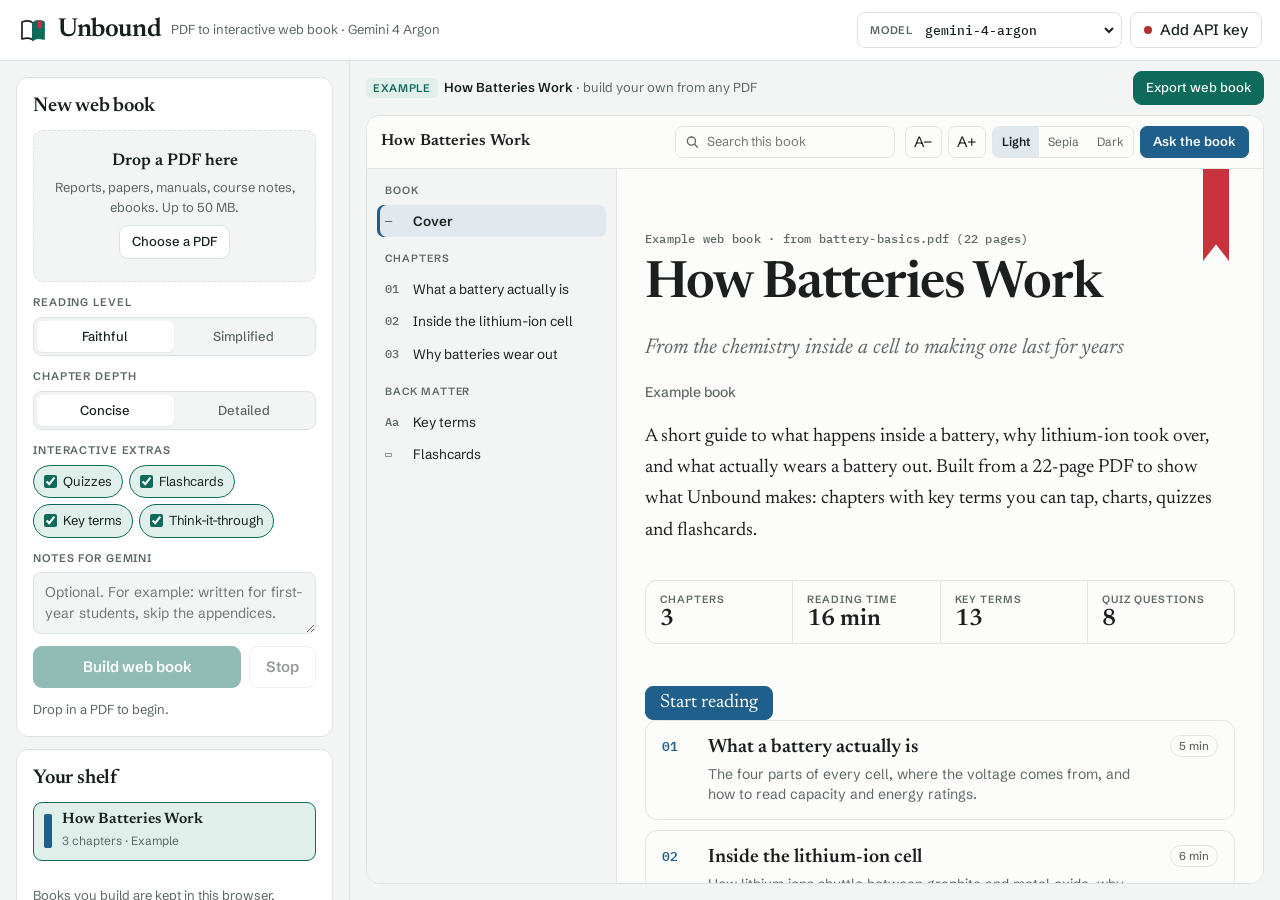
<file: pdf-to-webbook/index.html>
<!doctype html>
<html lang="en">
<head>
<meta charset="utf-8">
<meta name="viewport" content="width=device-width, initial-scale=1, viewport-fit=cover">
<title>Unbound</title>
<meta name="description" content="Turn any PDF into an interactive web book with Gemini 4 Argon.">
<link rel="preconnect" href="https://fonts.googleapis.com">
<link rel="preconnect" href="https://fonts.gstatic.com" crossorigin>
<link rel="stylesheet" href="https://fonts.googleapis.com/css2?family=Newsreader:ital,opsz,wght@0,6..72,400;0,6..72,500;0,6..72,600;1,6..72,400&family=Schibsted+Grotesk:wght@400;500;600;700&family=IBM+Plex+Mono:wght@400;500&display=swap">
<style id="app-css">
/* Layout: a bindery workbench. Studio rail on the left (source PDF, build log, shelf), live book preview filling the right. */
:root {
  --paper: #F3F5F4;
  --surface: #FFFFFF;
  --ink: #17201D;
  --muted: #5B6662;
  --line: #DCE2DF;
  --accent: #0E6B5C;        /* bookbinder's teal cloth */
  --accent-soft: #E0EFEA;
  --accent-ink: #FFFFFF;
  --ribbon: #C8323C;        /* bookmark ribbon */
  --ok: #1D7A46;
  --danger: #B42F2F;
  --app-display: "Newsreader", Georgia, "Times New Roman", serif;
  --app-ui: "Schibsted Grotesk", "Helvetica Neue", Arial, system-ui, sans-serif;
  --app-mono: "IBM Plex Mono", ui-monospace, Menlo, Consolas, monospace;
  color-scheme: light;
}
@media (prefers-color-scheme: dark) {
  :root:not([data-theme="light"]) {
    --paper: #0E1211; --surface: #161B1A; --ink: #E4EAE7; --muted: #93A09B; --line: #29322F;
    --accent: #5CC2AC; --accent-soft: #15302A; --accent-ink: #06201A; --ribbon: #F0646D; --ok: #55C487; --danger: #FF7B73;
    color-scheme: dark;
  }
}
:root[data-theme="dark"] {
  --paper: #0E1211; --surface: #161B1A; --ink: #E4EAE7; --muted: #93A09B; --line: #29322F;
  --accent: #5CC2AC; --accent-soft: #15302A; --accent-ink: #06201A; --ribbon: #F0646D; --ok: #55C487; --danger: #FF7B73;
  color-scheme: dark;
}
* { box-sizing: border-box; }
[hidden] { display: none !important; }
html, body { margin: 0; height: 100%; }
body {
  background: var(--paper); color: var(--ink); font: 15px/1.5 var(--app-ui); -webkit-font-smoothing: antialiased;
  display: flex; flex-direction: column;
}
button, input, select, textarea { font: inherit; color: inherit; }
:focus-visible { outline: 2px solid var(--accent); outline-offset: 2px; }

.top {
  display: flex; align-items: center; justify-content: space-between; gap: 14px; flex-wrap: wrap;
  padding-block: 12px; padding-left: max(18px, env(safe-area-inset-left, 0px)); padding-right: max(18px, env(safe-area-inset-right, 0px));
  border-bottom: 1px solid var(--line); background: var(--surface); flex: none;
}
.brand { display: flex; align-items: center; gap: 10px; }
.brand h1 { margin: 0; font: 600 26px/1 var(--app-display); letter-spacing: -0.015em; }
.brand small { color: var(--muted); font-size: 13px; }
.top-right { display: flex; gap: 8px; flex-wrap: wrap; align-items: center; }
.fi { display: flex; align-items: center; gap: 8px; height: 36px; padding: 0 4px 0 12px; border: 1px solid var(--line); border-radius: 8px; background: var(--surface); }
.fi span { font-size: 11px; font-weight: 600; letter-spacing: .07em; text-transform: uppercase; color: var(--muted); }
.fi select { border: 0; background: transparent; height: 32px; font: 500 13px var(--app-mono); max-width: 210px; cursor: pointer; }
.key-btn { display: flex; align-items: center; gap: 8px; height: 36px; padding: 0 13px; border: 1px solid var(--line); border-radius: 8px; background: var(--surface); cursor: pointer; font-weight: 500; }
.key-btn:hover { border-color: var(--accent); }
.dot { width: 8px; height: 8px; border-radius: 50%; background: var(--danger); }
.key-btn.has-key .dot { background: var(--ok); }

.key-panel { flex: none; background: var(--surface); border-bottom: 1px solid var(--line); padding-block: 16px; padding-left: max(18px, env(safe-area-inset-left, 0px)); padding-right: max(18px, env(safe-area-inset-right, 0px)); display: grid; gap: 10px; }
.key-panel h2 { margin: 0; font: 600 19px var(--app-display); }
.key-panel p { margin: 0; color: var(--muted); font-size: 14px; max-width: 70ch; }
.key-panel a { color: var(--accent); }
.key-row { display: flex; gap: 8px; flex-wrap: wrap; }
.key-row input { flex: 1 1 320px; min-width: 0; height: 40px; padding: 0 12px; border: 1px solid var(--line); border-radius: 8px; background: var(--paper); font: 13px var(--app-mono); }

.layout { flex: 1; min-height: 0; display: grid; grid-template-columns: minmax(0, 1fr); }
@media (min-width: 980px) { .layout { grid-template-columns: 350px minmax(0, 1fr); } }
.studio { min-width: 0; overflow: auto; padding-block: 16px; padding-left: max(16px, env(safe-area-inset-left, 0px)); padding-right: 16px; display: grid; gap: 12px; align-content: start; border-right: 1px solid var(--line); }
@media (max-width: 979px) { .studio { border-right: 0; padding-right: max(16px, env(safe-area-inset-right, 0px)); } }
.card { background: var(--surface); border: 1px solid var(--line); border-radius: 12px; padding: 16px; display: grid; gap: 12px; }
.card h2 { margin: 0; font: 600 20px/1.2 var(--app-display); letter-spacing: -0.01em; }
.label { font-size: 11px; font-weight: 600; letter-spacing: .08em; text-transform: uppercase; color: var(--muted); }

.drop { position: relative; border: 1.5px dashed var(--line); border-radius: 10px; padding: 22px 16px; text-align: center; display: grid; gap: 8px; justify-items: center; background: var(--paper); cursor: pointer; }
.drop:hover, .drop.dragging { border-color: var(--accent); background: var(--accent-soft); }
.drop strong { font: 600 17px var(--app-display); }
.drop p { margin: 0; font-size: 13px; color: var(--muted); }
.file-chip { display: flex; align-items: center; gap: 12px; padding: 10px 12px; border: 1px solid var(--line); border-radius: 10px; background: var(--paper); }
.file-chip .pdf { flex: none; width: 34px; height: 42px; border-radius: 4px; background: var(--surface); border: 1px solid var(--line); display: grid; place-items: end center; padding-bottom: 5px; font: 600 9px var(--app-mono); color: var(--ribbon); position: relative; }
.file-chip .pdf::before { content: ""; position: absolute; left: 6px; right: 6px; top: 8px; height: 14px; background: repeating-linear-gradient(var(--line) 0 2px, transparent 2px 5px); }
.file-chip .meta { min-width: 0; flex: 1; }
.file-chip .meta b { display: block; font-weight: 600; font-size: 14px; overflow: hidden; text-overflow: ellipsis; white-space: nowrap; }
.file-chip .meta span { font: 12px var(--app-mono); color: var(--muted); }
.x-btn { border: 0; background: transparent; cursor: pointer; color: var(--muted); font-size: 13px; padding: 4px 6px; border-radius: 6px; }
.x-btn:hover { color: var(--ink); background: var(--accent-soft); }

.seg { display: flex; padding: 3px; gap: 2px; border: 1px solid var(--line); border-radius: 9px; background: var(--paper); }
.seg button { flex: 1; border: 0; background: transparent; padding: 6px 8px; border-radius: 6px; cursor: pointer; font-size: 13px; font-weight: 500; color: var(--muted); }
.seg button[aria-pressed="true"] { background: var(--surface); color: var(--ink); box-shadow: 0 1px 2px rgba(0,0,0,.08); }
.opt-row { display: grid; gap: 6px; }
.chips { display: flex; flex-wrap: wrap; gap: 6px; }
.chips label { display: inline-flex; align-items: center; gap: 6px; padding: 6px 10px; border: 1px solid var(--line); border-radius: 999px; font-size: 13px; cursor: pointer; background: var(--surface); }
.chips input { accent-color: var(--accent); margin: 0; }
.chips label:has(input:checked) { border-color: var(--accent); background: var(--accent-soft); }
textarea.notes { width: 100%; min-height: 62px; resize: vertical; padding: 9px 11px; border: 1px solid var(--line); border-radius: 8px; background: var(--paper); font-size: 14px; }
.btn { height: 42px; padding: 0 16px; border-radius: 9px; border: 1px solid var(--line); background: var(--surface); font-weight: 600; cursor: pointer; display: inline-flex; align-items: center; justify-content: center; gap: 8px; }
.btn:hover:not(:disabled) { border-color: var(--accent); }
.btn:disabled { opacity: .45; cursor: not-allowed; }
.btn.primary { background: var(--accent); border-color: var(--accent); color: var(--accent-ink); }
.btn.primary:hover:not(:disabled) { filter: brightness(1.07); }
.btn.small { height: 34px; padding: 0 12px; font-size: 13px; font-weight: 500; }
.btn-row { display: grid; grid-template-columns: 1fr auto; gap: 8px; }
.status { font-size: 13px; color: var(--muted); min-height: 1.4em; }
.status.error { color: var(--danger); }
.status.ok { color: var(--ok); }

.steps { list-style: none; margin: 0; padding: 0; display: grid; gap: 10px; }
.steps > li { display: grid; grid-template-columns: 22px 1fr auto; gap: 10px; align-items: start; font-size: 14px; }
.steps .mark { width: 18px; height: 18px; margin-top: 1px; border-radius: 50%; border: 1.5px solid var(--line); display: grid; place-items: center; font-size: 11px; color: var(--accent-ink); }
.steps li.active .mark { border-color: var(--accent); border-top-color: transparent; animation: spin .9s linear infinite; }
.steps li.done .mark { background: var(--accent); border-color: var(--accent); }
.steps li.error .mark { background: var(--danger); border-color: var(--danger); }
.steps .sub { color: var(--muted); font-size: 12.5px; }
.steps .time { font: 12px var(--app-mono); color: var(--muted); }
@keyframes spin { to { transform: rotate(360deg); } }
.ch-rows { list-style: none; margin: 6px 0 0; padding: 0; display: grid; gap: 4px; }
.ch-rows li { display: flex; align-items: center; gap: 8px; font-size: 13px; color: var(--muted); min-width: 0; }
.ch-rows li span.t { overflow: hidden; text-overflow: ellipsis; white-space: nowrap; flex: 1; }
.ch-rows i { flex: none; width: 7px; height: 7px; border-radius: 50%; background: var(--line); }
.ch-rows li.writing { color: var(--ink); }
.ch-rows li.writing i { background: var(--accent); animation: blink 1s ease-in-out infinite; }
.ch-rows li.done i { background: var(--ok); }
.ch-rows li.error i { background: var(--danger); }
@keyframes blink { 50% { opacity: .25; } }

.shelf { list-style: none; margin: 0; padding: 0; display: grid; gap: 6px; }
.shelf li { display: flex; align-items: center; gap: 10px; padding: 8px 8px 8px 10px; border-radius: 9px; border: 1px solid transparent; }
.shelf li.current { border-color: var(--accent); background: var(--accent-soft); }
.shelf li .spine { flex: none; width: 8px; height: 34px; border-radius: 2px; }
.shelf li button.open { flex: 1; min-width: 0; text-align: left; border: 0; background: transparent; padding: 0; cursor: pointer; }
.shelf li button.open b { display: block; font: 600 15px/1.25 var(--app-display); overflow: hidden; text-overflow: ellipsis; white-space: nowrap; }
.shelf li button.open span { font-size: 12px; color: var(--muted); }
.empty { font-size: 13px; color: var(--muted); }

.stage { min-width: 0; min-height: 0; display: flex; flex-direction: column; }
@media (max-width: 979px) { .stage { min-height: 88vh; border-top: 1px solid var(--line); } }
.stage-bar { flex: none; display: flex; align-items: center; justify-content: space-between; gap: 10px; flex-wrap: wrap; padding-block: 10px; padding-left: 16px; padding-right: max(16px, env(safe-area-inset-right, 0px)); }
.stage-bar .where { font-size: 13px; color: var(--muted); min-width: 0; overflow: hidden; text-overflow: ellipsis; white-space: nowrap; }
.stage-bar .where b { color: var(--ink); font-weight: 600; }
.tag { display: inline-block; font-size: 11px; font-weight: 600; letter-spacing: .06em; text-transform: uppercase; padding: 2px 7px; border-radius: 5px; background: var(--accent-soft); color: var(--accent); margin-right: 6px; }
.reader-host { flex: 1; min-height: 0; margin: 0 16px 16px; margin-right: max(16px, env(safe-area-inset-right, 0px)); border: 1px solid var(--line); border-radius: 14px; overflow: hidden; background: var(--surface); }
@media (max-width: 979px) { .reader-host { min-height: 80vh; } }
@media (prefers-reduced-motion: reduce) { .steps li.active .mark, .ch-rows li.writing i { animation: none; } }
</style>
<style id="book-css">
/* ---------- Unbound reader (also embedded in exported web books) ---------- */
.ub {
  --ub-bg: #FCFCFB; --ub-panel: #F3F5F4; --ub-ink: #1B201E; --ub-muted: #5E6865; --ub-line: #E2E7E4; --ub-ok: #1D7A46; --ub-bad: #B42F2F; --ub-ribbon: #C8323C;
  --book: #0E6B5C; --book-ink: var(--book); --book-soft: color-mix(in oklab, var(--book) 12%, var(--ub-bg));
  --ub-read: "Newsreader", Georgia, "Times New Roman", serif;
  --ub-ui: "Schibsted Grotesk", "Helvetica Neue", Arial, system-ui, sans-serif;
  --ub-mono: "IBM Plex Mono", ui-monospace, Menlo, Consolas, monospace;
  --ub-size: 19px;
  height: 100%; display: grid; grid-template-rows: auto 1fr; background: var(--ub-bg); color: var(--ub-ink); font: 15px/1.5 var(--ub-ui); position: relative; overflow: hidden;
}
.ub[data-theme="sepia"] { --ub-bg: #F6F0E4; --ub-panel: #EEE6D6; --ub-ink: #33291F; --ub-muted: #776A5A; --ub-line: #E2D7C4; --book-ink: color-mix(in oklab, var(--book) 85%, #33291F); }
.ub[data-theme="dark"] { --ub-bg: #121615; --ub-panel: #1A201E; --ub-ink: #E2E8E5; --ub-muted: #97A39E; --ub-line: #2A3330; --ub-ok: #5CC88D; --ub-bad: #FF8079; --ub-ribbon: #F0646D;
  --book-ink: color-mix(in oklab, var(--book) 55%, #FFFFFF); --book-soft: color-mix(in oklab, var(--book) 22%, #121615); color-scheme: dark; }
.ub * { box-sizing: border-box; }
.ub [hidden] { display: none !important; }
.ub button { font: inherit; color: inherit; }
.ub :focus-visible { outline: 2px solid var(--book-ink); outline-offset: 2px; }

.ub-bar { position: relative; display: flex; align-items: center; gap: 10px; padding: 10px 14px; border-bottom: 1px solid var(--ub-line); background: var(--ub-bg); flex-wrap: wrap; }
.ub-icon { height: 32px; min-width: 32px; padding: 0 8px; border: 1px solid var(--ub-line); border-radius: 7px; background: transparent; cursor: pointer; font-size: 13px; font-weight: 600; display: inline-flex; align-items: center; justify-content: center; }
.ub-icon:hover { border-color: var(--book-ink); }
.ub-btitle { font: 600 16px/1.2 var(--ub-read); min-width: 0; flex: 1 1 160px; overflow: hidden; text-overflow: ellipsis; white-space: nowrap; }
.ub-search { display: flex; align-items: center; gap: 6px; height: 32px; padding: 0 10px; border: 1px solid var(--ub-line); border-radius: 7px; flex: 0 1 220px; min-width: 120px; color: var(--ub-muted); }
.ub-search input { border: 0; background: transparent; outline: none; width: 100%; min-width: 0; font-size: 13px; color: var(--ub-ink); }
.ub-tools { display: flex; align-items: center; gap: 6px; flex-wrap: wrap; }
.ub-theme { display: flex; border: 1px solid var(--ub-line); border-radius: 7px; overflow: hidden; }
.ub-theme button { border: 0; background: transparent; height: 30px; padding: 0 9px; font-size: 12px; cursor: pointer; color: var(--ub-muted); }
.ub-theme button[aria-pressed="true"] { background: var(--book-soft); color: var(--ub-ink); font-weight: 600; }
.ub .ub-askbtn { height: 32px; padding: 0 12px; border-radius: 7px; border: 1px solid var(--book); background: var(--book); color: #fff; font-size: 13px; font-weight: 600; cursor: pointer; }
.ub[data-theme="dark"] .ub-askbtn { background: var(--book-ink); border-color: var(--book-ink); color: #0B0F0E; }
.ub-prog { position: absolute; left: 0; right: 0; bottom: -1px; height: 3px; }
.ub-prog i { display: block; height: 100%; width: 0; background: var(--book-ink); transition: width .4s ease; }

.ub-body { min-height: 0; display: grid; grid-template-columns: 250px minmax(0, 1fr) auto; position: relative; }
.ub-toc { min-height: 0; overflow: auto; border-right: 1px solid var(--ub-line); padding: 14px 10px 24px; background: var(--ub-panel); }
.ub-toc h3 { margin: 14px 8px 6px; font-size: 10.5px; font-weight: 600; letter-spacing: .09em; text-transform: uppercase; color: var(--ub-muted); }
.ub-toc h3:first-child { margin-top: 0; }
.ub-toc button { display: grid; grid-template-columns: 22px 1fr 14px; gap: 6px; align-items: start; width: 100%; text-align: left; border: 0; background: transparent; padding: 7px 8px; border-radius: 7px; cursor: pointer; font-size: 13.5px; line-height: 1.35; color: var(--ub-ink); }
.ub-toc button:hover { background: var(--book-soft); }
.ub-toc button[aria-current="true"] { background: var(--book-soft); font-weight: 600; box-shadow: inset 3px 0 0 var(--book-ink); }
.ub-toc .n { font: 500 11.5px/1.6 var(--ub-mono); color: var(--ub-muted); }
.ub-toc .s { font-size: 11px; line-height: 1.6; text-align: right; color: var(--ub-muted); }
.ub-toc .s.ok { color: var(--ub-ok); }
.ub-toc button.pending { color: var(--ub-muted); }

.ub-main { min-height: 0; overflow: auto; scroll-behavior: smooth; }
.ub-page { max-width: 46rem; margin: 0 auto; padding: 44px 28px 80px; font: var(--ub-size)/1.65 var(--ub-read); }
.ub-page p { margin: 0 0 1.05em; text-wrap: pretty; }
.ub-eyebrow { font: 500 12px/1.4 var(--ub-mono); color: var(--ub-muted); letter-spacing: .02em; margin-bottom: 10px; }
.ub-page h1 { font: 600 2.15em/1.08 var(--ub-read); letter-spacing: -0.02em; margin: 0 0 .35em; text-wrap: balance; }
.ub-dek { font-size: 1.12em; color: var(--ub-muted); font-style: italic; }
.ub-h2 { font: 600 1.32em/1.25 var(--ub-read); margin: 1.6em 0 .55em; letter-spacing: -0.01em; text-wrap: balance; }
.ub-page section > h2, .ub-quiz h2, .ub-deck h2 { font: 600 12px/1.4 var(--ub-ui); letter-spacing: .09em; text-transform: uppercase; color: var(--ub-muted); margin: 0 0 14px; }
.ub-page ul, .ub-page ol { margin: 0 0 1.1em; padding-left: 1.3em; }
.ub-page li { margin: .25em 0; }
.ub-page strong { font-weight: 600; }
.ub-pref { font: 500 .66em var(--ub-mono); color: var(--book-ink); background: var(--book-soft); padding: 1px 5px; border-radius: 4px; white-space: nowrap; vertical-align: .12em; }

.ub-takeaways { border: 1px solid var(--ub-line); border-radius: 12px; padding: 18px 22px 8px; margin: 1.6em 0 2em; background: var(--ub-panel); }
.ub-takeaways ul { list-style: none; padding: 0; font-size: .92em; }
.ub-takeaways li { position: relative; padding-left: 22px; margin: 0 0 .6em; }
.ub-takeaways li::before { content: ""; position: absolute; left: 2px; top: .55em; width: 9px; height: 9px; border-radius: 2px; background: var(--book-ink); }

.ub-term { font: inherit; color: inherit; background: none; border: 0; padding: 0; cursor: help; border-bottom: 2px dotted var(--book-ink); text-decoration: none; }
.ub-term:hover, .ub-term.on { background: var(--book-soft); }
.ub-pop { position: fixed; z-index: 50; max-width: 320px; padding: 12px 14px; border-radius: 10px; background: var(--ub-ink); color: var(--ub-bg); font: 14px/1.45 var(--ub-ui); box-shadow: 0 12px 30px rgba(0,0,0,.25); }
.ub-pop b { display: block; font: 600 15px var(--ub-read); margin-bottom: 3px; }

.ub-callout { margin: 1.5em 0; padding: 16px 20px; border-radius: 10px; background: var(--book-soft); font-size: .95em; }
.ub-callout p { margin: 0; }
.ub-callout-k { font: 600 11px var(--ub-ui); letter-spacing: .09em; text-transform: uppercase; color: var(--book-ink); margin-bottom: 6px; }
.ub-callout.ub-warning { background: color-mix(in oklab, var(--ub-bad) 10%, var(--ub-bg)); }
.ub-callout.ub-warning .ub-callout-k { color: var(--ub-bad); }
.ub-quote { margin: 1.6em 0; padding: 0 0 0 22px; border-left: 3px solid var(--book-ink); font-style: italic; font-size: 1.08em; }
.ub-quote cite { display: block; margin-top: 6px; font: normal 13px var(--ub-ui); color: var(--ub-muted); }
.ub-tablewrap { overflow-x: auto; margin: 1.4em 0; border: 1px solid var(--ub-line); border-radius: 10px; }
.ub-tablewrap table { border-collapse: collapse; width: 100%; font: 14px/1.45 var(--ub-ui); }
.ub-tablewrap th, .ub-tablewrap td { padding: 9px 12px; text-align: left; border-bottom: 1px solid var(--ub-line); vertical-align: top; }
.ub-tablewrap th { background: var(--ub-panel); font-weight: 600; font-size: 12.5px; }
.ub-tablewrap tr:last-child td { border-bottom: 0; }
.ub-chart { margin: 1.6em 0; padding: 18px 18px 10px; border: 1px solid var(--ub-line); border-radius: 12px; }
.ub-chart figcaption { font: 600 14px var(--ub-ui); margin-bottom: 10px; }
.ub-chart figcaption span { font-weight: 400; color: var(--ub-muted); }
.ub-chart svg { display: block; width: 100%; height: auto; overflow: visible; }
.ub-chart .lbl { font: 13px var(--ub-ui); fill: var(--ub-ink); }
.ub-chart .val { font: 500 12.5px var(--ub-mono); fill: var(--ub-muted); }
.ub-chart .bar { fill: var(--book-ink); transform-box: fill-box; transform-origin: left center; animation: ub-grow .9s cubic-bezier(.2,.8,.2,1) both; }
.ub-chart .track { fill: var(--ub-panel); }
@keyframes ub-grow { from { transform: scaleX(0); } }
.ub-steps { list-style: none; padding: 0 !important; margin: 1.4em 0; counter-reset: s; }
.ub-steps li { counter-increment: s; position: relative; padding: 0 0 14px 44px; margin: 0; }
.ub-steps li::before { content: counter(s); position: absolute; left: 0; top: 0; width: 28px; height: 28px; border-radius: 50%; background: var(--book-soft); color: var(--book-ink); font: 600 13px/28px var(--ub-ui); text-align: center; }
.ub-steps li::after { content: ""; position: absolute; left: 13.5px; top: 32px; bottom: 4px; width: 1px; background: var(--ub-line); }
.ub-steps li:last-child::after { display: none; }
.ub-reveal { margin: 1.6em 0; padding: 18px 20px; border: 1.5px dashed color-mix(in oklab, var(--book-ink) 45%, var(--ub-line)); border-radius: 12px; }
.ub-reveal-k { font: 600 11px var(--ub-ui); letter-spacing: .09em; text-transform: uppercase; color: var(--book-ink); margin-bottom: 6px; }
.ub-reveal p { margin: 0 0 .6em; }
.ub-btn { height: 34px; padding: 0 14px; border-radius: 8px; border: 1px solid var(--ub-line); background: var(--ub-bg); cursor: pointer; font: 600 13px var(--ub-ui); }
.ub-btn:hover { border-color: var(--book-ink); }
.ub-btn.solid { background: var(--book); border-color: var(--book); color: #fff; }
.ub[data-theme="dark"] .ub-btn.solid { background: var(--book-ink); border-color: var(--book-ink); color: #0B0F0E; }
.ub-reveal-a { margin-top: 12px; padding-top: 12px; border-top: 1px solid var(--ub-line); }

.ub-quiz, .ub-deck { margin: 3em 0 0; padding-top: 2em; border-top: 1px solid var(--ub-line); }
.ub-quiz-score { font: 500 13px var(--ub-ui); color: var(--ub-muted); margin: -6px 0 18px !important; }
.ub-q { margin: 0 0 26px; }
.ub-q-t { font-weight: 600; font-size: 1em; margin: 0 0 10px !important; display: flex; gap: 10px; }
.ub-q-t span { flex: none; font: 600 12px/1.9 var(--ub-mono); color: var(--book-ink); }
.ub-opts { display: grid; gap: 8px; }
.ub-opt { text-align: left; padding: 11px 14px; border-radius: 9px; border: 1px solid var(--ub-line); background: var(--ub-bg); cursor: pointer; font: 15px/1.4 var(--ub-ui); display: flex; gap: 10px; align-items: start; }
.ub-opt:hover:not(:disabled) { border-color: var(--book-ink); background: var(--book-soft); }
.ub-opt:disabled { cursor: default; }
.ub-opt i { flex: none; font: normal 600 12px/1.6 var(--ub-mono); color: var(--ub-muted); }
.ub-opt.right { border-color: var(--ub-ok); background: color-mix(in oklab, var(--ub-ok) 12%, var(--ub-bg)); }
.ub-opt.wrong { border-color: var(--ub-bad); background: color-mix(in oklab, var(--ub-bad) 10%, var(--ub-bg)); }
.ub-opt.dim { opacity: .55; }
.ub-expl { margin: 10px 0 0 !important; font: 14px/1.5 var(--ub-ui); color: var(--ub-muted); }
.ub-expl b { color: var(--ub-ok); }
.ub-expl b.no { color: var(--ub-bad); }

.ub-card { position: relative; height: 210px; perspective: 1200px; cursor: pointer; }
.ub-card-in { position: absolute; inset: 0; transition: transform .55s cubic-bezier(.3,.7,.2,1); transform-style: preserve-3d; }
.ub-card.flipped .ub-card-in { transform: rotateY(180deg); }
.ub-face { position: absolute; inset: 0; backface-visibility: hidden; -webkit-backface-visibility: hidden; border-radius: 14px; padding: 22px 26px; display: grid; place-items: center; text-align: center; border: 1px solid var(--ub-line); background: var(--ub-panel); font-size: 1.05em; }
.ub-face.back { transform: rotateY(180deg); background: var(--book-soft); font-size: .95em; }
.ub-face small { position: absolute; top: 12px; left: 16px; font: 600 10.5px var(--ub-ui); letter-spacing: .09em; text-transform: uppercase; color: var(--ub-muted); }
.ub-deck-nav { display: flex; align-items: center; justify-content: space-between; margin-top: 12px; font: 500 13px var(--ub-mono); color: var(--ub-muted); }

.ub-pager { display: grid; grid-template-columns: 1fr 1fr; gap: 12px; margin-top: 3em; }
.ub-pager button { text-align: left; padding: 14px 16px; border: 1px solid var(--ub-line); border-radius: 12px; background: var(--ub-bg); cursor: pointer; font: 15px/1.3 var(--ub-read); min-width: 0; }
.ub-pager button:hover { border-color: var(--book-ink); }
.ub-pager button span { display: block; font: 600 11px var(--ub-ui); letter-spacing: .08em; text-transform: uppercase; color: var(--ub-muted); margin-bottom: 4px; }
.ub-pager button.next { text-align: right; grid-column: 2; }

.ub-cover { position: relative; padding-top: 18px; }
.ub-ribbon { position: absolute; right: 6px; top: -44px; width: 26px; height: 92px; background: var(--ub-ribbon); clip-path: polygon(0 0, 100% 0, 100% 100%, 50% 82%, 0 100%); }
.ub-cover h1 { font-size: 2.7em; }
.ub-author { font: 500 14px var(--ub-ui); color: var(--ub-muted); margin: -.4em 0 1.4em !important; }
.ub-summary { font-size: 1.04em; }
.ub-stats { display: grid; grid-template-columns: repeat(4, 1fr); gap: 1px; margin: 1.8em 0; border: 1px solid var(--ub-line); border-radius: 12px; overflow: hidden; background: var(--ub-line); }
.ub-stats div { background: var(--ub-bg); padding: 12px 14px; }
.ub-stats dt { font: 600 10.5px var(--ub-ui); letter-spacing: .09em; text-transform: uppercase; color: var(--ub-muted); }
.ub-stats dd { margin: 2px 0 0; font: 600 1.25em var(--ub-read); font-variant-numeric: tabular-nums; }
@media (max-width: 560px) { .ub-stats { grid-template-columns: repeat(2, 1fr); } }
.ub-chlist { list-style: none; padding: 0 !important; margin: 2em 0 0; display: grid; gap: 10px; }
.ub-chlist li { margin: 0; }
.ub-chlist button { width: 100%; display: grid; grid-template-columns: 34px 1fr auto; gap: 12px; text-align: left; padding: 14px 16px; border: 1px solid var(--ub-line); border-radius: 12px; background: var(--ub-bg); cursor: pointer; }
.ub-chlist button:hover { border-color: var(--book-ink); }
.ub-chlist .n { font: 600 13px/1.7 var(--ub-mono); color: var(--book-ink); }
.ub-chlist b { display: block; font: 600 1.02em/1.3 var(--ub-read); }
.ub-chlist p { margin: 4px 0 0 !important; font: 14px/1.45 var(--ub-ui); color: var(--ub-muted); }
.ub-chip { align-self: start; font: 500 11.5px var(--ub-ui); padding: 3px 8px; border-radius: 999px; border: 1px solid var(--ub-line); color: var(--ub-muted); white-space: nowrap; }
.ub-chip.ok { border-color: var(--ub-ok); color: var(--ub-ok); }
.ub-chip.live { border-color: var(--book-ink); color: var(--book-ink); }
.ub-start { margin-top: .4em; }

.ub-skel { display: grid; gap: 14px; margin-top: 1.4em; }
.ub-skel i { display: block; height: 14px; border-radius: 7px; background: linear-gradient(90deg, var(--ub-panel), var(--book-soft), var(--ub-panel)); background-size: 200% 100%; animation: ub-sh 1.4s linear infinite; }
.ub-skel i:nth-child(3n) { width: 82%; } .ub-skel i:nth-child(4n) { width: 64%; }
@keyframes ub-sh { to { background-position: -200% 0; } }
.ub-note { font: 14px/1.5 var(--ub-ui); color: var(--ub-muted); }

.ub-gloss dl { margin: 0; }
.ub-gloss .letter { font: 600 1.4em var(--ub-read); color: var(--book-ink); margin: 1.2em 0 .3em; }
.ub-gloss dt { font-weight: 600; margin-top: .9em; }
.ub-gloss dd { margin: .15em 0 0; font-size: .92em; }
.ub-gloss dd button { border: 0; background: none; padding: 0; cursor: pointer; font: 500 12px var(--ub-mono); color: var(--book-ink); }
.ub-hits { list-style: none; padding: 0 !important; display: grid; gap: 8px; }
.ub-hits button { width: 100%; text-align: left; padding: 12px 14px; border: 1px solid var(--ub-line); border-radius: 10px; background: var(--ub-bg); cursor: pointer; font: 15px/1.45 var(--ub-read); }
.ub-hits button:hover { border-color: var(--book-ink); }
.ub-hits small { display: block; font: 500 11.5px var(--ub-mono); color: var(--ub-muted); margin-bottom: 3px; }
.ub-hits mark { background: var(--book-soft); color: inherit; padding: 0 2px; border-radius: 3px; }
.ub-flash { animation: ub-flash 1.6s ease-out; }
@keyframes ub-flash { 0%, 30% { background: var(--book-soft); } 100% { background: transparent; } }

.ub-ask { width: 360px; min-height: 0; border-left: 1px solid var(--ub-line); display: grid; grid-template-rows: auto 1fr auto; background: var(--ub-bg); }
.ub-ask-head { display: flex; align-items: center; justify-content: space-between; padding: 12px 14px; border-bottom: 1px solid var(--ub-line); }
.ub-ask-head b { font: 600 16px var(--ub-read); }
.ub-ask-log { overflow: auto; padding: 14px; display: grid; gap: 14px; align-content: start; }
.ub-ask-hint { font-size: 13.5px; color: var(--ub-muted); }
.ub-ask-hint button { display: block; width: 100%; text-align: left; margin-top: 6px; padding: 8px 10px; border-radius: 8px; border: 1px solid var(--ub-line); background: var(--ub-bg); cursor: pointer; font-size: 13px; color: var(--ub-ink); }
.ub-msg-q { justify-self: end; max-width: 88%; padding: 9px 12px; border-radius: 12px 12px 3px 12px; background: var(--book); color: #fff; font-size: 14px; }
.ub[data-theme="dark"] .ub-msg-q { background: var(--book-ink); color: #0B0F0E; }
.ub-msg-a { font: 15.5px/1.55 var(--ub-read); }
.ub-msg-a p { margin: 0 0 .7em; }
.ub-msg-a.err { font: 13.5px/1.5 var(--ub-ui); color: var(--ub-bad); }
.ub-caret { display: inline-block; width: 7px; height: 15px; background: var(--book-ink); vertical-align: -2px; animation: blink 1s steps(2) infinite; }
.ub-ask-form { display: grid; grid-template-columns: 1fr auto; gap: 8px; padding: 12px; border-top: 1px solid var(--ub-line); }
.ub-ask-form textarea { resize: none; border: 1px solid var(--ub-line); border-radius: 9px; padding: 8px 10px; background: var(--ub-panel); font: 14px/1.4 var(--ub-ui); color: var(--ub-ink); min-width: 0; }
.ub-ask-form button { align-self: end; }
.ub-foot { margin-top: 4em; font: 12px var(--ub-ui); color: var(--ub-muted); text-align: center; }
.ub-foot a { color: inherit; }

@media (max-width: 900px) {
  .ub-body { grid-template-columns: minmax(0, 1fr); }
  .ub-toc { position: absolute; z-index: 20; inset: 0 auto 0 0; width: min(300px, 86%); transform: translateX(-102%); transition: transform .25s ease; box-shadow: 0 0 40px rgba(0,0,0,.2); }
  .ub.toc-open .ub-toc { transform: none; }
  .ub-ask { position: absolute; z-index: 20; inset: 0 0 0 auto; width: min(380px, 100%); box-shadow: 0 0 40px rgba(0,0,0,.2); }
  .ub-page { padding: 30px 18px 70px; }
  .ub-search { flex-basis: 100%; order: 5; }
}
@media (min-width: 901px) { .ub-menu { display: none; } }
@media (prefers-reduced-motion: reduce) { .ub * { animation: none !important; transition: none !important; } .ub-main { scroll-behavior: auto; } }
</style>
</head>
<body>
<header class="top">
  <div class="brand">
    <svg width="30" height="30" viewBox="0 0 30 30" aria-hidden="true">
      <path d="M4 7 C 9 5, 13 6, 15 8 L 15 25 C 13 23, 9 22.5, 4 24 Z" fill="none" stroke="currentColor" stroke-width="1.7" stroke-linejoin="round"/>
      <path d="M26 7 C 21 5, 17 6, 15 8 L 15 25 C 17 23, 21 22.5, 26 24 Z" fill="var(--accent)" stroke="var(--accent)" stroke-width="1.7" stroke-linejoin="round"/>
      <path d="M20 5.5 L 20 14 L 21.8 12.4 L 23.6 14 L 23.6 5.2" fill="var(--ribbon)"/>
    </svg>
    <h1>Unbound</h1>
    <small>PDF to interactive web book · Gemini 4 Argon</small>
  </div>
  <div class="top-right">
    <label class="fi" for="model"><span>Model</span><select id="model"></select></label>
    <button class="key-btn" id="keyBtn" type="button" aria-expanded="false" aria-controls="keyPanel"><span class="dot"></span><span id="keyLabel">Add API key</span></button>
  </div>
</header>

<section class="key-panel" id="keyPanel" hidden>
  <h2>Gemini API key</h2>
  <p>Unbound sends your PDF and key straight from this page to Google's Gemini API. Nothing passes through another server. Get a free key at <a href="https://aistudio.google.com/apikey" target="_blank" rel="noopener">aistudio.google.com/apikey</a>.</p>
  <div class="key-row">
    <input id="apiKey" type="password" placeholder="AIza…" autocomplete="off" spellcheck="false" aria-label="Gemini API key">
    <button class="btn small" id="showKey" type="button">Show</button>
    <button class="btn small primary" id="saveKey" type="button">Save key</button>
  </div>
  <div class="chips"><label for="rememberKey"><input type="checkbox" id="rememberKey" checked> Remember the key in this browser</label></div>
  <div class="status" id="keyStatus"></div>
</section>

<div class="layout">
  <aside class="studio">
    <section class="card" id="sourceCard">
      <h2>New web book</h2>
      <div class="drop" id="drop" role="button" tabindex="0" aria-label="Choose a PDF">
        <strong>Drop a PDF here</strong>
        <p>Reports, papers, manuals, course notes, ebooks. Up to 50 MB.</p>
        <span class="btn small" aria-hidden="true">Choose a PDF</span>
      </div>
      <div class="file-chip" id="fileChip" hidden>
        <div class="pdf">PDF</div>
        <div class="meta"><b id="fileName"></b><span id="fileMeta"></span></div>
        <button class="x-btn" id="fileRemove" type="button">Remove</button>
      </div>
      <input type="file" id="fileInput" accept="application/pdf,.pdf" hidden>

      <div class="opt-row">
        <span class="label">Reading level</span>
        <div class="seg" role="group" aria-label="Reading level">
          <button type="button" data-level="faithful" aria-pressed="true">Faithful</button>
          <button type="button" data-level="simplified" aria-pressed="false">Simplified</button>
        </div>
      </div>
      <div class="opt-row">
        <span class="label">Chapter depth</span>
        <div class="seg" role="group" aria-label="Chapter depth">
          <button type="button" data-depth="concise" aria-pressed="true">Concise</button>
          <button type="button" data-depth="detailed" aria-pressed="false">Detailed</button>
        </div>
      </div>
      <div class="opt-row">
        <span class="label">Interactive extras</span>
        <div class="chips">
          <label for="optQuiz"><input type="checkbox" id="optQuiz" checked> Quizzes</label>
          <label for="optCards"><input type="checkbox" id="optCards" checked> Flashcards</label>
          <label for="optTerms"><input type="checkbox" id="optTerms" checked> Key terms</label>
          <label for="optReveal"><input type="checkbox" id="optReveal" checked> Think-it-through</label>
        </div>
      </div>
      <div class="opt-row">
        <label class="label" for="notes">Notes for Gemini</label>
        <textarea class="notes" id="notes" placeholder="Optional. For example: written for first-year students, skip the appendices."></textarea>
      </div>
      <div class="btn-row">
        <button class="btn primary" id="buildBtn" type="button" disabled>Build web book</button>
        <button class="btn" id="stopBtn" type="button" disabled>Stop</button>
      </div>
      <div class="status" id="status" role="status">Drop in a PDF to begin.</div>
    </section>

    <section class="card" id="buildCard" hidden>
      <div style="display:flex;justify-content:space-between;align-items:baseline;gap:8px">
        <h2>Binding</h2><span class="label" id="buildTime"></span>
      </div>
      <ol class="steps" id="steps"></ol>
    </section>

    <section class="card">
      <h2>Your shelf</h2>
      <ul class="shelf" id="shelf"></ul>
      <p class="empty" id="shelfNote">Books you build are kept in this browser.</p>
    </section>
  </aside>

  <section class="stage">
    <div class="stage-bar">
      <div class="where" id="where"></div>
      <button class="btn small primary" id="exportBtn" type="button">Export web book</button>
    </div>
    <div class="reader-host" id="readerHost"></div>
  </section>
</div>

<script id="book-js">
window.UnboundReader = (function () {
  'use strict';
  var esc = function (s) { return String(s == null ? '' : s).replace(/[&<>"']/g, function (c) { return { '&': '&amp;', '<': '&lt;', '>': '&gt;', '"': '&quot;', "'": '&#39;' }[c]; }); };
  var reEsc = function (s) { return s.replace(/[.*+?^${}()|[\]\\]/g, '\\$&'); };
  var store = {
    get: function (k) { try { var v = localStorage.getItem(k); return v ? JSON.parse(v) : null; } catch (e) { return null; } },
    set: function (k, v) { try { localStorage.setItem(k, JSON.stringify(v)); } catch (e) {} }
  };
  var KINDS = { key: 'Key idea', definition: 'Definition', warning: 'Watch out', example: 'Example' };
  function hex(h) { return /^#[0-9a-f]{6}$/i.test(h || '') ? h : '#0E6B5C'; }
  function isDone(c) { return !c.status || c.status === 'done'; }
  function plain(s) { return String(s || '').replace(/\*\*|\*/g, ''); }

  function mount(host, book, opts) {
    opts = opts || {};
    var B = book;
    var prefs = Object.assign({ size: 19, theme: 'auto' }, store.get('ub.prefs') || {});
    var view = { kind: 'cover' };
    var prog = loadProg();
    var decks = {};
    var popFor = null;

    var root = document.createElement('div');
    root.className = 'ub';
    host.innerHTML = '';
    host.appendChild(root);
    root.innerHTML =
      '<div class="ub-bar">' +
        '<button class="ub-icon ub-menu" type="button" data-act="toc" aria-label="Contents">&#9776;</button>' +
        '<div class="ub-btitle"></div>' +
        '<label class="ub-search"><svg width="14" height="14" viewBox="0 0 14 14" aria-hidden="true"><circle cx="6" cy="6" r="4.5" fill="none" stroke="currentColor" stroke-width="1.5"/><path d="M9.5 9.5 L13 13" stroke="currentColor" stroke-width="1.5"/></svg><input type="search" placeholder="Search this book" aria-label="Search this book"></label>' +
        '<div class="ub-tools">' +
          '<button class="ub-icon" type="button" data-act="smaller" aria-label="Smaller text">A&minus;</button>' +
          '<button class="ub-icon" type="button" data-act="bigger" aria-label="Larger text">A+</button>' +
          '<div class="ub-theme" role="group" aria-label="Page colour"><button type="button" data-theme-set="light">Light</button><button type="button" data-theme-set="sepia">Sepia</button><button type="button" data-theme-set="dark">Dark</button></div>' +
          '<button class="ub-askbtn" type="button" data-act="ask">Ask the book</button>' +
        '</div>' +
        '<div class="ub-prog"><i></i></div>' +
      '</div>' +
      '<div class="ub-body">' +
        '<nav class="ub-toc" aria-label="Contents"></nav>' +
        '<main class="ub-main"><article class="ub-page"></article></main>' +
        '<aside class="ub-ask" hidden>' +
          '<div class="ub-ask-head"><b>Ask the book</b><button class="ub-icon" type="button" data-act="closeask" aria-label="Close">&times;</button></div>' +
          '<div class="ub-ask-log"></div>' +
          '<form class="ub-ask-form"><textarea rows="2" placeholder="Ask anything about this PDF" aria-label="Your question"></textarea><button class="ub-btn solid" type="submit">Ask</button></form>' +
        '</aside>' +
      '</div>' +
      '<div class="ub-pop" role="tooltip" hidden></div>';

    var $ = function (s) { return root.querySelector(s); };
    var main = $('.ub-main'), page = $('.ub-page'), toc = $('.ub-toc'), pop = $('.ub-pop'), askPane = $('.ub-ask'), askLog = $('.ub-ask-log');
    var searchInput = $('.ub-search input');
    if (!opts.ask) $('.ub-askbtn').hidden = true;

    function progKey() { return 'ub.progress.' + (B.id || B.title); }
    function loadProg() { var p = store.get('ub.progress.' + (book.id || book.title)) || {}; p.visited = p.visited || []; p.quiz = p.quiz || {}; return p; }
    function saveProg() { store.set(progKey(), prog); }
    function savePrefs() { store.set('ub.prefs', prefs); }

    function theme() {
      if (prefs.theme !== 'auto') return prefs.theme;
      try { return window.matchMedia('(prefers-color-scheme: dark)').matches ? 'dark' : 'light'; } catch (e) { return 'light'; }
    }
    function applyLook() {
      root.dataset.theme = theme();
      root.style.setProperty('--book', hex(B.accent));
      root.style.setProperty('--ub-size', prefs.size + 'px');
      root.querySelectorAll('[data-theme-set]').forEach(function (b) { b.setAttribute('aria-pressed', String(b.dataset.themeSet === theme())); });
    }

    /* ---------- inline text ---------- */
    function termCtx(ci) {
      var c = B.chapters[ci] || {};
      var terms = (c.terms || []).filter(function (t) { return t && t.term; }).map(function (t, i) {
        return { i: i, term: t.term, def: t.definition, re: new RegExp('(^|[^\\w])(' + reEsc(esc(t.term)) + ')(?![\\w])', 'i') };
      }).sort(function (a, b) { return b.term.length - a.term.length; });
      return { ci: ci, terms: terms, used: {} };
    }
    function inl(text, ctx) {
      var s = esc(text), slots = [];
      if (ctx) ctx.terms.forEach(function (t) {
        if (ctx.used[t.i]) return;
        if (t.re.test(s)) {
          ctx.used[t.i] = true;
          s = s.replace(t.re, function (m, pre, word) {
            slots.push('<button type="button" class="ub-term" data-term="' + ctx.ci + ':' + t.i + '">' + word + '</button>');
            return pre + '\u0001' + (slots.length - 1) + '\u0002';
          });
        }
      });
      s = s.replace(/\*\*([^*]+)\*\*/g, '<strong>$1</strong>').replace(/(^|[^*])\*([^*\n]+)\*/g, '$1<em>$2</em>');
      s = s.replace(/\u0001(\d+)\u0002/g, function (m, i) { return slots[+i]; });
      s = s.replace(/\((pp?\.\s?[\d–\-, ]+)\)/g, '<span class="ub-pref">$1</span>');
      return s;
    }
    function paras(text, ctx) {
      return String(text || '').split(/\n{2,}/).map(function (p) { return p.trim() ? '<p>' + inl(p.trim(), ctx) + '</p>' : ''; }).join('');
    }

    /* ---------- blocks ---------- */
    function chartSVG(b) {
      var labels = b.labels || [], vals = (b.values || []).map(Number);
      var n = Math.min(labels.length, vals.length);
      if (!n) return '';
      var max = Math.max.apply(null, vals.slice(0, n).concat([0])) || 1;
      var W = 640, rowH = 38, lab = 170, area = W - lab - 90, H = n * rowH;
      var out = '<svg viewBox="0 0 ' + W + ' ' + H + '" role="img" aria-label="' + esc(b.title || 'Chart') + '">';
      for (var i = 0; i < n; i++) {
        var y = i * rowH, w = Math.max(2, vals[i] / max * area);
        out += '<text class="lbl" x="' + (lab - 12) + '" y="' + (y + 22) + '" text-anchor="end">' + esc(labels[i]) + '</text>' +
          '<rect class="track" x="' + lab + '" y="' + (y + 8) + '" width="' + area + '" height="20" rx="4"/>' +
          '<rect class="bar" x="' + lab + '" y="' + (y + 8) + '" width="' + w.toFixed(1) + '" height="20" rx="4" style="animation-delay:' + (i * 0.08) + 's"/>' +
          '<text class="val" x="' + (lab + w + 8).toFixed(1) + '" y="' + (y + 23) + '">' + esc(fmtNum(vals[i])) + (b.unit ? ' ' + esc(b.unit) : '') + '</text>';
      }
      return out + '</svg>';
    }
    function fmtNum(v) { return Math.abs(v) >= 1000 ? v.toLocaleString('en-US') : String(+v.toFixed(2)); }

    function blockHTML(b, ci, bi, ctx) {
      var id = ' id="ub-b-' + ci + '-' + bi + '"';
      switch (b.type) {
        case 'heading': return '<h2 class="ub-h2"' + id + '>' + inl(b.text) + '</h2>';
        case 'paragraph': return '<div' + id + '>' + paras(b.text, ctx) + '</div>';
        case 'list': {
          var tag = b.ordered ? 'ol' : 'ul';
          return '<' + tag + id + '>' + (b.items || []).map(function (it) { return '<li>' + inl(it, ctx) + '</li>'; }).join('') + '</' + tag + '>';
        }
        case 'steps': return '<ol class="ub-steps"' + id + '>' + (b.items || []).map(function (it) { return '<li>' + inl(it, ctx) + '</li>'; }).join('') + '</ol>';
        case 'callout': {
          var k = KINDS[b.kind] ? b.kind : 'key';
          return '<aside class="ub-callout ub-' + k + '"' + id + '><div class="ub-callout-k">' + esc(b.title || KINDS[k]) + '</div>' + paras(b.text, ctx) + '</aside>';
        }
        case 'quote': return '<blockquote class="ub-quote"' + id + '>' + inl(b.text) + (b.attribution ? '<cite>' + esc(b.attribution) + '</cite>' : '') + '</blockquote>';
        case 'table': {
          var cols = b.columns || [], rows = b.rows || [];
          return '<div class="ub-tablewrap"' + id + '><table><thead><tr>' + cols.map(function (c) { return '<th>' + inl(c) + '</th>'; }).join('') + '</tr></thead><tbody>' +
            rows.map(function (r) { return '<tr>' + (r || []).map(function (c) { return '<td>' + inl(c, ctx) + '</td>'; }).join('') + '</tr>'; }).join('') + '</tbody></table></div>';
        }
        case 'chart': {
          var svg = chartSVG(b);
          return svg ? '<figure class="ub-chart"' + id + '><figcaption>' + esc(b.title || '') + (b.unit ? ' <span>(' + esc(b.unit) + ')</span>' : '') + '</figcaption>' + svg + (b.text ? '<p class="ub-note" style="margin:10px 0 0">' + inl(b.text) + '</p>' : '') + '</figure>' : '';
        }
        case 'reveal': return '<div class="ub-reveal"' + id + '><div class="ub-reveal-k">Think it through</div><p>' + inl(b.prompt || b.text, ctx) + '</p>' +
          '<button class="ub-btn" type="button" data-reveal>Show answer</button><div class="ub-reveal-a" hidden>' + paras(b.answer, ctx) + '</div></div>';
        default: return b.text ? '<div' + id + '>' + paras(b.text, ctx) + '</div>' : '';
      }
    }

    /* ---------- views ---------- */
    function stats() {
      var mins = 0, terms = 0, qs = 0;
      B.chapters.forEach(function (c) { mins += +c.minutes || 0; terms += (c.terms || []).length; qs += (c.quiz || []).length; });
      return { mins: mins, terms: terms, qs: qs };
    }
    function chipFor(ci) {
      var c = B.chapters[ci];
      if (c.status === 'pending') return '<span class="ub-chip">Waiting</span>';
      if (c.status === 'writing') return '<span class="ub-chip live">Writing&hellip;</span>';
      if (c.status === 'error') return '<span class="ub-chip">Needs a retry</span>';
      if (quizDone(ci)) return '<span class="ub-chip ok">Quiz done</span>';
      if (prog.visited.indexOf(ci) >= 0) return '<span class="ub-chip ok">Read</span>';
      return '<span class="ub-chip">' + (c.minutes ? c.minutes + ' min' : '') + '</span>';
    }
    function coverHTML() {
      var s = stats();
      var src = B.source || {};
      return '<header class="ub-cover"><div class="ub-ribbon" aria-hidden="true"></div>' +
        '<div class="ub-eyebrow">' + (B.example ? 'Example web book · ' : 'Web book · ') + 'from ' + esc(src.name || 'a PDF') + (src.pages ? ' (' + src.pages + ' pages)' : '') + '</div>' +
        '<h1>' + esc(B.title) + '</h1>' +
        (B.subtitle ? '<p class="ub-dek">' + esc(B.subtitle) + '</p>' : '') +
        (B.author ? '<p class="ub-author">' + esc(B.author) + '</p>' : '') +
        paras(B.summary) +
        '<dl class="ub-stats"><div><dt>Chapters</dt><dd>' + B.chapters.length + '</dd></div><div><dt>Reading time</dt><dd>' + (s.mins ? s.mins + ' min' : '&mdash;') + '</dd></div>' +
        '<div><dt>Key terms</dt><dd>' + s.terms + '</dd></div><div><dt>Quiz questions</dt><dd>' + s.qs + '</dd></div></dl>' +
        '<button class="ub-btn solid ub-start" type="button" data-go="0">Start reading</button></header>' +
        '<ol class="ub-chlist">' + B.chapters.map(function (c, i) {
          return '<li><button type="button" data-go="' + i + '"><span class="n">' + String(i + 1).padStart(2, '0') + '</span><span><b>' + esc(c.title) + '</b><p>' + esc(plain(c.summary)) + '</p></span>' + chipFor(i) + '</button></li>';
        }).join('') + '</ol>' + footHTML();
    }
    function footHTML() { return opts.standalone ? '<p class="ub-foot">Made with Unbound from a PDF using Gemini 4 Argon.</p>' : ''; }

    function chapterHTML(ci) {
      var c = B.chapters[ci];
      var head = '<header><div class="ub-eyebrow">Chapter ' + (ci + 1) + (c.pages ? ' · PDF pp. ' + esc(c.pages) : '') + (c.minutes ? ' · ' + c.minutes + ' min read' : '') + '</div>' +
        '<h1>' + esc(c.title) + '</h1>' + (c.summary ? '<p class="ub-dek">' + esc(plain(c.summary)) + '</p>' : '') + '</header>';
      if (!isDone(c)) {
        var msg = c.status === 'error'
          ? '<p class="ub-note">This chapter didn\'t finish: ' + esc(c.error || 'Gemini returned an error.') + '</p>' + (opts.onRetry ? '<button class="ub-btn solid" type="button" data-retry="' + ci + '">Retry this chapter</button>' : '')
          : '<p class="ub-note">' + (c.status === 'writing' ? 'Gemini 4 Argon is writing this chapter from the PDF&hellip;' : 'Waiting its turn. Chapters are written a few at a time.') + '</p><div class="ub-skel"><i></i><i></i><i></i><i></i><i></i><i></i><i></i><i></i></div>';
        return head + msg + pagerHTML(ci);
      }
      var ctx = termCtx(ci);
      var take = (c.takeaways || []).length ? '<section class="ub-takeaways"><h2>Key takeaways</h2><ul>' + c.takeaways.map(function (t) { return '<li>' + inl(t) + '</li>'; }).join('') + '</ul></section>' : '';
      var body = (c.blocks || []).map(function (b, bi) { return blockHTML(b, ci, bi, ctx); }).join('');
      return head + take + body + quizHTML(ci) + deckHTML(ci) + pagerHTML(ci) + footHTML();
    }
    function pagerHTML(ci) {
      var prev = ci > 0 ? '<button type="button" data-go="' + (ci - 1) + '"><span>Previous</span>' + esc(B.chapters[ci - 1].title) + '</button>' : '<button type="button" data-go="cover"><span>Back to</span>Cover</button>';
      var next = ci < B.chapters.length - 1 ? '<button class="next" type="button" data-go="' + (ci + 1) + '"><span>Next</span>' + esc(B.chapters[ci + 1].title) + '</button>'
        : '<button class="next" type="button" data-go="glossary"><span>Finish with</span>Key terms</button>';
      return '<nav class="ub-pager">' + prev + next + '</nav>';
    }

    function quizDone(ci) { var q = (B.chapters[ci] || {}).quiz || [], a = prog.quiz[ci] || {}; return q.length > 0 && q.every(function (_, i) { return a[i] != null; }); }
    function quizHTML(ci) {
      var qs = B.chapters[ci].quiz || [];
      if (!qs.length) return '';
      var a = prog.quiz[ci] || {}, answered = 0, right = 0;
      var html = qs.map(function (q, qi) {
        var pick = a[qi], has = pick != null;
        if (has) { answered++; if (pick === q.answer) right++; }
        return '<div class="ub-q"><p class="ub-q-t"><span>' + (qi + 1) + '.</span>' + inl(q.question) + '</p><div class="ub-opts">' +
          (q.options || []).map(function (o, oi) {
            var cls = !has ? '' : oi === q.answer ? 'right' : oi === pick ? 'wrong' : 'dim';
            return '<button class="ub-opt ' + cls + '" type="button" data-quiz="' + ci + ',' + qi + ',' + oi + '"' + (has ? ' disabled' : '') + '><i>' + 'ABCDEF'[oi] + '</i><span>' + inl(o) + '</span></button>';
          }).join('') + '</div>' +
          (has ? '<p class="ub-expl">' + (pick === q.answer ? '<b>Correct.</b> ' : '<b class="no">Not quite.</b> The answer is ' + 'ABCDEF'[q.answer] + '. ') + inl(q.explanation) + '</p>' : '') + '</div>';
      }).join('');
      var score = answered === qs.length
        ? 'You got ' + right + ' of ' + qs.length + ' right. <button class="ub-btn" type="button" data-quiz-reset="' + ci + '" style="margin-left:8px;height:28px">Try again</button>'
        : answered + ' of ' + qs.length + ' answered';
      return '<section class="ub-quiz" id="ub-quiz-' + ci + '"><h2>Check your understanding</h2><p class="ub-quiz-score">' + score + '</p>' + html + '</section>';
    }

    function deckCards(scope) {
      if (scope === 'all') { var all = []; B.chapters.forEach(function (c) { (c.cards || []).forEach(function (k) { all.push(k); }); }); return all; }
      return (B.chapters[scope] || {}).cards || [];
    }
    function deckHTML(scope) {
      var cards = deckCards(scope);
      if (!cards.length) return scope === 'all' ? '<p class="ub-note">No flashcards in this book.</p>' : '';
      var d = decks[scope] || (decks[scope] = { i: 0, flipped: false });
      if (d.i >= cards.length) d.i = 0;
      var k = cards[d.i];
      return '<section class="ub-deck" data-deck="' + scope + '"' + (scope === 'all' ? ' style="border:0;margin:0;padding:0"' : '') + '><h2>Flashcards</h2>' +
        '<div class="ub-card' + (d.flipped ? ' flipped' : '') + '" data-card-flip role="button" tabindex="0" aria-label="Flip card"><div class="ub-card-in">' +
        '<div class="ub-face"><small>Question</small><div>' + inl(k.front) + '</div></div>' +
        '<div class="ub-face back"><small>Answer</small><div>' + inl(k.back) + '</div></div></div></div>' +
        '<div class="ub-deck-nav"><button class="ub-btn" type="button" data-card-step="-1">Previous</button><span>' + (d.i + 1) + ' / ' + cards.length + ' · tap to flip</span><button class="ub-btn" type="button" data-card-step="1">Next</button></div></section>';
    }

    function glossaryHTML() {
      var all = [];
      B.chapters.forEach(function (c, ci) { (c.terms || []).forEach(function (t) { if (t && t.term) all.push({ t: t, ci: ci }); }); });
      all.sort(function (a, b) { return a.t.term.localeCompare(b.t.term); });
      var html = '<header><div class="ub-eyebrow">Back matter</div><h1>Key terms</h1><p class="ub-dek">' + all.length + ' terms defined across the book.</p></header><div class="ub-gloss">';
      var letter = '';
      all.forEach(function (x) {
        var L = x.t.term.charAt(0).toUpperCase();
        if (L !== letter) { letter = L; html += '<div class="letter">' + esc(L) + '</div>'; }
        html += '<dl><dt>' + esc(x.t.term) + '</dt><dd>' + inl(x.t.definition) + ' <button type="button" data-go="' + x.ci + '">Ch. ' + (x.ci + 1) + '</button></dd></dl>';
      });
      return html + '</div>' + footHTML();
    }
    function cardsHTML() {
      return '<header><div class="ub-eyebrow">Back matter</div><h1>Flashcards</h1><p class="ub-dek">Every card from every chapter, in one deck.</p></header>' + deckHTML('all');
    }

    function blockText(b) {
      return [b.text, b.title, b.prompt, b.answer].concat(b.items || [], b.columns || [], (b.rows || []).map(function (r) { return (r || []).join(' '); })).filter(Boolean).join(' ');
    }
    function searchHTML(q) {
      var needle = q.toLowerCase(), hits = [];
      B.chapters.forEach(function (c, ci) {
        if (!isDone(c)) return;
        (c.blocks || []).forEach(function (b, bi) {
          var txt = plain(blockText(b)), pos = txt.toLowerCase().indexOf(needle);
          if (pos >= 0 && hits.length < 40) hits.push({ ci: ci, bi: bi, txt: txt, pos: pos });
        });
      });
      var re = new RegExp(reEsc(esc(q)), 'ig');
      return '<header><div class="ub-eyebrow">Search</div><h1>&ldquo;' + esc(q) + '&rdquo;</h1><p class="ub-dek">' + (hits.length ? hits.length + (hits.length === 40 ? '+' : '') + ' matches' : 'No matches in this book.') + '</p></header>' +
        '<ul class="ub-hits">' + hits.map(function (h) {
          var a = Math.max(0, h.pos - 70), snip = (a ? '&hellip;' : '') + esc(h.txt.slice(a, h.pos + q.length + 110)) + '&hellip;';
          return '<li><button type="button" data-hit="' + h.ci + ',' + h.bi + '"><small>Chapter ' + (h.ci + 1) + ' · ' + esc(B.chapters[h.ci].title) + '</small>' + snip.replace(re, function (m) { return '<mark>' + m + '</mark>'; }) + '</button></li>';
        }).join('') + '</ul>';
    }

    function tocHTML() {
      var cur = view.kind === 'chapter' ? view.i : view.kind;
      var item = function (go, n, label, s, extra) {
        return '<button type="button" data-go="' + go + '"' + (String(cur) === String(go) ? ' aria-current="true"' : '') + (extra ? ' class="' + extra + '"' : '') + '><span class="n">' + n + '</span><span>' + label + '</span><span class="s' + (s === '&#10003;' ? ' ok' : '') + '">' + (s || '') + '</span></button>';
      };
      var html = '<h3>Book</h3>' + item('cover', '&mdash;', 'Cover');
      html += '<h3>Chapters</h3>' + B.chapters.map(function (c, i) {
        var s = c.status === 'writing' ? '&hellip;' : c.status === 'pending' ? '' : c.status === 'error' ? '!' : quizDone(i) || prog.visited.indexOf(i) >= 0 ? '&#10003;' : '';
        return item(i, String(i + 1).padStart(2, '0'), esc(c.title), s, isDone(c) ? '' : 'pending');
      }).join('');
      html += '<h3>Back matter</h3>' + item('glossary', 'Aa', 'Key terms') + item('cards', '&#9645;', 'Flashcards');
      return html;
    }

    function render(keepScroll) {
      applyLook();
      $('.ub-btitle').textContent = B.title || 'Untitled';
      var done = B.chapters.filter(function (c, i) { return prog.visited.indexOf(i) >= 0; }).length;
      $('.ub-prog i').style.width = (B.chapters.length ? done / B.chapters.length * 100 : 0) + '%';
      toc.innerHTML = tocHTML();
      var st = main.scrollTop;
      if (view.kind === 'chapter') page.innerHTML = chapterHTML(view.i);
      else if (view.kind === 'glossary') page.innerHTML = glossaryHTML();
      else if (view.kind === 'cards') page.innerHTML = cardsHTML();
      else if (view.kind === 'search') page.innerHTML = searchHTML(view.q);
      else page.innerHTML = coverHTML();
      if (keepScroll) main.scrollTop = st;
    }

    function go(target) {
      hidePop();
      root.classList.remove('toc-open');
      if (target === 'cover' || target === 'glossary' || target === 'cards') view = { kind: target };
      else {
        var i = +target;
        if (!(i >= 0 && i < B.chapters.length)) return;
        view = { kind: 'chapter', i: i };
        if (isDone(B.chapters[i]) && prog.visited.indexOf(i) < 0) { prog.visited.push(i); saveProg(); }
      }
      main.style.scrollBehavior = 'auto';
      main.scrollTop = 0;
      main.style.scrollBehavior = '';
      render();
    }

    /* ---------- popover ---------- */
    function showPop(btn) {
      var p = btn.dataset.term.split(':'), t = (B.chapters[+p[0]].terms || [])[+p[1]];
      if (!t) return;
      root.querySelectorAll('.ub-term.on').forEach(function (e) { e.classList.remove('on'); });
      btn.classList.add('on');
      pop.innerHTML = '<b>' + esc(t.term) + '</b>' + esc(plain(t.definition));
      pop.hidden = false;
      var r = btn.getBoundingClientRect(), w = pop.offsetWidth, h = pop.offsetHeight;
      var left = Math.min(Math.max(8, r.left + r.width / 2 - w / 2), window.innerWidth - w - 8);
      var top = r.bottom + 8 + h > window.innerHeight - 8 ? r.top - h - 8 : r.bottom + 8;
      pop.style.left = left + 'px'; pop.style.top = top + 'px';
      popFor = btn;
    }
    function hidePop() { pop.hidden = true; if (popFor) popFor.classList.remove('on'); popFor = null; }
    main.addEventListener('scroll', hidePop, { passive: true });

    /* ---------- ask ---------- */
    function openAsk() {
      askPane.hidden = false;
      if (!askLog.children.length) {
        askLog.innerHTML = '<div class="ub-ask-hint">Answers come straight from the PDF, with page numbers so you can check them.' +
          (B.chapters.slice(0, 3).map(function (c) { return '<button type="button" data-suggest>' + esc('What does the book say about ' + c.title.toLowerCase().replace(/[.?!]$/, '') + '?') + '</button>'; }).join('')) + '</div>';
      }
      setTimeout(function () { $('.ub-ask-form textarea').focus(); }, 30);
    }
    function pushQ(q) {
      var hint = askLog.querySelector('.ub-ask-hint'); if (hint) hint.remove();
      var qe = document.createElement('div'); qe.className = 'ub-msg-q'; qe.textContent = q;
      var ae = document.createElement('div'); ae.className = 'ub-msg-a'; ae.innerHTML = '<span class="ub-caret"></span>';
      askLog.appendChild(qe); askLog.appendChild(ae);
      askLog.scrollTop = askLog.scrollHeight;
      return {
        update: function (t) { ae.innerHTML = paras(t) + '<span class="ub-caret"></span>'; askLog.scrollTop = askLog.scrollHeight; },
        done: function (t) { ae.innerHTML = paras(t != null ? t : ae.textContent) || '<p></p>'; askLog.scrollTop = askLog.scrollHeight; },
        error: function (m) { ae.className = 'ub-msg-a err'; ae.textContent = m; }
      };
    }
    var asking = false;
    function submitAsk(q) {
      if (!q || asking || !opts.ask) return;
      asking = true;
      var m = pushQ(q), last = '';
      Promise.resolve(opts.ask(q, function (t) { last = t; m.update(t); }, B))
        .then(function (t) { m.done(t || last); })
        .catch(function (e) { m.error(e && e.message ? e.message : 'Something went wrong.'); })
        .then(function () { asking = false; });
    }
    $('.ub-ask-form').addEventListener('submit', function (e) {
      e.preventDefault();
      var ta = $('.ub-ask-form textarea'), q = ta.value.trim();
      if (!q) return;
      ta.value = '';
      submitAsk(q);
    });
    $('.ub-ask-form textarea').addEventListener('keydown', function (e) {
      if (e.key === 'Enter' && !e.shiftKey) { e.preventDefault(); $('.ub-ask-form').requestSubmit(); }
    });

    /* ---------- events ---------- */
    root.addEventListener('click', function (e) {
      var t = e.target.closest('button, [data-card-flip]');
      if (!t || !root.contains(t)) { if (!e.target.closest('.ub-pop')) hidePop(); return; }
      if (t.classList.contains('ub-term')) { if (popFor === t) hidePop(); else showPop(t); return; }
      hidePop();
      var d = t.dataset;
      if (d.go != null) return go(d.go);
      if (d.act === 'toc') return root.classList.toggle('toc-open');
      if (d.act === 'smaller' || d.act === 'bigger') { prefs.size = Math.max(15, Math.min(25, prefs.size + (d.act === 'bigger' ? 1 : -1))); savePrefs(); return applyLook(); }
      if (d.themeSet) { prefs.theme = d.themeSet; savePrefs(); return applyLook(); }
      if (d.act === 'ask') { return askPane.hidden ? openAsk() : (askPane.hidden = true); }
      if (d.act === 'closeask') { askPane.hidden = true; return; }
      if (d.suggest != null) return submitAsk(t.textContent);
      if (d.quiz) {
        var p = d.quiz.split(',').map(Number);
        prog.quiz[p[0]] = prog.quiz[p[0]] || {};
        prog.quiz[p[0]][p[1]] = p[2];
        saveProg();
        var sec = root.querySelector('#ub-quiz-' + p[0]);
        if (sec) { var tmp = document.createElement('div'); tmp.innerHTML = quizHTML(p[0]); sec.replaceWith(tmp.firstChild); }
        toc.innerHTML = tocHTML();
        return;
      }
      if (d.quizReset) { delete prog.quiz[+d.quizReset]; saveProg(); return render(true); }
      if (d.cardFlip != null) {
        var deckEl = t.closest('[data-deck]'), sc = deckEl.dataset.deck;
        decks[sc] = decks[sc] || { i: 0, flipped: false };
        decks[sc].flipped = !decks[sc].flipped;
        t.classList.toggle('flipped', decks[sc].flipped);
        return;
      }
      if (d.cardStep) {
        var de = t.closest('[data-deck]'), scope = de.dataset.deck, n = deckCards(scope).length;
        decks[scope] = decks[scope] || { i: 0, flipped: false };
        decks[scope].i = (decks[scope].i + (+d.cardStep) + n) % n;
        decks[scope].flipped = false;
        var tmp2 = document.createElement('div'); tmp2.innerHTML = deckHTML(scope); de.replaceWith(tmp2.firstChild);
        return;
      }
      if (d.reveal != null) {
        var a = t.nextElementSibling; a.hidden = !a.hidden; t.textContent = a.hidden ? 'Show answer' : 'Hide answer'; return;
      }
      if (d.retry != null && opts.onRetry) return opts.onRetry(+d.retry);
      if (d.hit) {
        var h = d.hit.split(',').map(Number);
        go(h[0]);
        var el = root.querySelector('#ub-b-' + h[0] + '-' + h[1]);
        if (el) { el.scrollIntoView({ block: 'center' }); el.classList.add('ub-flash'); }
        return;
      }
    });
    root.addEventListener('keydown', function (e) {
      if (e.target.matches('[data-card-flip]') && (e.key === 'Enter' || e.key === ' ')) { e.preventDefault(); e.target.click(); }
    });
    var keyHandler = function (e) {
      if (!root.isConnected) return document.removeEventListener('keydown', keyHandler);
      if (e.target.closest && e.target.closest('input, textarea, select, [contenteditable]')) return;
      if (e.key === 'Escape') { hidePop(); askPane.hidden = true; root.classList.remove('toc-open'); }
      if (view.kind !== 'chapter') return;
      if (e.key === 'ArrowRight' && view.i < B.chapters.length - 1) go(view.i + 1);
      if (e.key === 'ArrowLeft') go(view.i > 0 ? view.i - 1 : 'cover');
    };
    document.addEventListener('keydown', keyHandler);
    var searchTimer;
    searchInput.addEventListener('input', function () {
      clearTimeout(searchTimer);
      searchTimer = setTimeout(function () {
        var q = searchInput.value.trim();
        if (q.length >= 2) { view = { kind: 'search', q: q }; main.scrollTop = 0; render(); }
        else if (view.kind === 'search') go('cover');
      }, 180);
    });
    try { window.matchMedia('(prefers-color-scheme: dark)').addEventListener('change', applyLook); } catch (e) {}

    render();

    return {
      root: root,
      setBook: function (nb) {
        var same = nb === B || (nb.id && nb.id === B.id);
        B = nb;
        if (!same) { prog = loadProg(); decks = {}; view = { kind: 'cover' }; askLog.innerHTML = ''; askPane.hidden = true; searchInput.value = ''; }
        if (view.kind === 'chapter' && !B.chapters[view.i]) view = { kind: 'cover' };
        render(same);
      },
      go: go,
      openAsk: openAsk,
      pushQuestion: pushQ,
      showTerm: function (btn) { showPop(btn); },
      hideTerm: hidePop
    };
  }
  return { mount: mount };
})();
</script>

<script>
(function () {
  'use strict';
  var $ = function (s) { return document.querySelector(s); };
  var store = {
    get: function (k) { try { return localStorage.getItem(k); } catch (e) { return null; } },
    set: function (k, v) { try { localStorage.setItem(k, v); return true; } catch (e) { return false; } },
    del: function (k) { try { localStorage.removeItem(k); } catch (e) {} }
  };
  var API = 'https://generativelanguage.googleapis.com/v1beta';
  var UPLOAD = 'https://generativelanguage.googleapis.com/upload/v1beta/files';
  var FALLBACK_MODELS = ['gemini-4-argon', 'gemini-3.1-pro-preview', 'gemini-3.8-flash', 'gemini-3.6-flash', 'gemini-2.5-pro', 'gemini-2.5-flash', 'gemini-pro-latest', 'gemini-flash-latest'];
  var PREFERRED = ['gemini-4-argon', 'gemini-3.1-pro-preview', 'gemini-pro-latest', 'gemini-3.8-flash', 'gemini-3.6-flash', 'gemini-2.5-pro'];
  var MAX_MB = 50, INLINE_MB = 19;

  /* ---------------- example book ---------------- */
  var EXAMPLE = {
    id: 'example-batteries', example: true, accent: '#1F5F8B',
    title: 'How Batteries Work', subtitle: 'From the chemistry inside a cell to making one last for years',
    author: 'Example book', source: { name: 'battery-basics.pdf', pages: 22 },
    summary: 'A short guide to what happens inside a battery, why lithium-ion took over, and what actually wears a battery out. Built from a 22-page PDF to show what Unbound makes: chapters with key terms you can tap, charts, quizzes and flashcards.',
    chapters: [
      {
        title: 'What a battery actually is', pages: '1–6', minutes: 5,
        summary: 'The four parts of every cell, where the voltage comes from, and how to read capacity and energy ratings.',
        takeaways: [
          'A battery is one or more electrochemical cells that turn stored chemical energy into electricity.',
          'Every cell has an anode, a cathode, an electrolyte and a separator.',
          'Voltage is set by the chemistry. Capacity says how long the cell can deliver current.',
          'Energy in watt-hours is capacity in amp-hours multiplied by voltage.'
        ],
        blocks: [
          { type: 'paragraph', text: 'A battery stores energy in chemical form and releases it as an electric current when a circuit is connected. Strictly, the unit that does this is a **cell**. A battery is one cell or several cells wired together, like the six cells inside a 12-volt car battery (p. 2).' },
          { type: 'heading', text: 'Four parts, one job' },
          { type: 'paragraph', text: 'Every cell has two electrodes. During discharge the anode gives up electrons and the cathode accepts them. Between them sits the electrolyte, a material that lets ions travel but not electrons. A thin porous separator keeps the electrodes from touching, which would short the cell (p. 3).' },
          { type: 'paragraph', text: 'Because electrons cannot cross the electrolyte, they take the only other route: out through your device and back into the cathode. That flow through the outside circuit is the current you use. Inside the cell, ions move through the electrolyte to balance the charge.' },
          { type: 'callout', kind: 'key', title: 'Key idea', text: 'Electrons travel through your device. Ions travel through the electrolyte. A battery only works while both paths are open.' },
          { type: 'heading', text: 'Where the voltage comes from' },
          { type: 'paragraph', text: 'The voltage of a cell depends on how strongly the two electrode materials want to trade electrons. That is a property of the chemistry, not the size, which is why a tiny AAA cell and a large D cell both deliver about 1.5 volts (p. 4).' },
          { type: 'table', columns: ['Chemistry', 'Typical cell voltage', 'Common uses'], rows: [['Alkaline', '1.5 V', 'Remotes, toys, clocks'], ['Nickel-metal hydride (NiMH)', '1.2 V', 'Rechargeable AA and AAA'], ['Lead-acid', '2.0 V', 'Car starter batteries'], ['Lithium-ion', '3.6–3.7 V', 'Phones, laptops, EVs']] },
          { type: 'heading', text: 'Reading the label' },
          { type: 'paragraph', text: 'Capacity is measured in amp-hours (Ah) or milliamp-hours (mAh): how much current a cell can supply, and for how long. Multiply capacity by voltage and you get energy in watt-hours. A 3,000 mAh phone cell at 3.7 V holds about 11.1 Wh (p. 6).' },
          { type: 'reveal', prompt: 'Two batteries are both rated 3,000 mAh. One is NiMH, the other lithium-ion. Do they store the same energy?', answer: 'No. Energy is capacity times voltage. At 1.2 V the NiMH cell holds about 3.6 Wh, while the 3.7 V lithium-ion cell holds about 11.1 Wh, roughly three times as much.' }
        ],
        terms: [
          { term: 'cell', definition: 'The basic electrochemical unit of a battery: two electrodes, an electrolyte and a separator.' },
          { term: 'anode', definition: 'The negative electrode during discharge. It releases electrons into the outside circuit.' },
          { term: 'cathode', definition: 'The positive electrode during discharge. It accepts electrons from the outside circuit.' },
          { term: 'electrolyte', definition: 'The material between the electrodes that lets ions move but blocks electrons.' },
          { term: 'separator', definition: 'A thin porous layer that keeps the anode and cathode from touching while letting ions pass.' },
          { term: 'watt-hours', definition: 'A unit of energy. Capacity in amp-hours multiplied by voltage.' }
        ],
        quiz: [
          { question: 'What is the job of the electrolyte?', options: ['To store the electrons', 'To let ions move while blocking electrons', 'To raise the voltage of the cell', 'To keep the cell cool'], answer: 1, explanation: 'Because electrons can\'t cross the electrolyte, they are forced through the outside circuit, which is the current your device uses.' },
          { question: 'Why do AAA and D alkaline cells have the same voltage?', options: ['They use the same chemistry', 'They hold the same capacity', 'They have the same number of cells inside', 'Manufacturers regulate it'], answer: 0, explanation: 'Voltage comes from the electrode chemistry. Size changes capacity, not voltage.' },
          { question: 'About how much energy does a 3,000 mAh, 3.7 V cell hold?', options: ['3.0 Wh', '3.7 Wh', '11.1 Wh', '30 Wh'], answer: 2, explanation: '3.0 Ah × 3.7 V = 11.1 Wh.' }
        ],
        cards: [
          { front: 'What are the four parts of a cell?', back: 'Anode, cathode, electrolyte and separator.' },
          { front: 'Which way do electrons flow during discharge?', back: 'From the anode, through the outside circuit, to the cathode.' },
          { front: 'How do you turn amp-hours into watt-hours?', back: 'Multiply by the cell voltage.' },
          { front: 'How many cells are in a 12 V lead-acid car battery?', back: 'Six, at about 2 V each.' }
        ]
      },
      {
        title: 'Inside the lithium-ion cell', pages: '7–14', minutes: 6,
        summary: 'How lithium ions shuttle between graphite and metal oxide, why chemistries differ, and what thermal runaway is.',
        takeaways: [
          'Lithium-ion cells work by moving lithium ions between a graphite anode and a metal-oxide cathode.',
          'Cathode chemistry sets the trade-off between energy, lifespan, cost and safety.',
          'Lithium-ion stores several times more energy per kilogram than lead-acid.',
          'Damaged or overheated cells can enter thermal runaway.'
        ],
        blocks: [
          { type: 'paragraph', text: 'In a lithium-ion cell, lithium ions move back and forth between two host materials without the electrodes themselves being consumed. When you charge, ions leave the cathode and slot between the layers of a graphite anode. When you use the battery, they travel back (p. 8).' },
          { type: 'paragraph', text: 'This slotting-in is called **intercalation**. Because the electrode structures stay largely intact, a good lithium-ion cell can be charged and discharged hundreds or thousands of times.' },
          { type: 'callout', kind: 'definition', title: 'The SEI layer', text: 'During the first charges, a thin film called the solid electrolyte interphase forms on the graphite. It uses up a little lithium, but then protects the anode from further reactions with the electrolyte (p. 9).' },
          { type: 'heading', text: 'Not one chemistry, but several' },
          { type: 'paragraph', text: '"Lithium-ion" is a family. The cathode material makes the biggest difference to how a cell behaves (p. 10).' },
          { type: 'table', columns: ['Cathode', 'Strength', 'Trade-off', 'Typical use'], rows: [['LCO (lithium cobalt oxide)', 'High energy in a small space', 'Shorter life, less thermally stable', 'Phones, cameras'], ['NMC (nickel manganese cobalt)', 'High energy, good power', 'Uses nickel and cobalt', 'Most EVs, power tools'], ['LFP (lithium iron phosphate)', 'Very long cycle life, stable, cheaper', 'Less energy per kilogram', 'Buses, home storage, many newer EVs']] },
          { type: 'chart', title: 'Energy per kilogram, by chemistry', unit: 'Wh/kg', labels: ['Lead-acid', 'NiMH', 'LFP lithium-ion', 'NMC lithium-ion'], values: [35, 90, 160, 250], text: 'Approximate cell-level figures. Real products vary by design (p. 11).' },
          { type: 'reveal', prompt: 'Why can an LFP cell last many more cycles than an LCO cell?', answer: 'Its phosphate crystal structure barely changes shape as lithium moves in and out, so the material suffers less mechanical stress. It also runs at a lower voltage, which is gentler on the electrolyte.' },
          { type: 'callout', kind: 'warning', title: 'Thermal runaway', text: 'If a cell is crushed, punctured, overcharged or overheated, it can enter thermal runaway: internal reactions release heat faster than it escapes. The heat speeds up more reactions, and the cell can vent, catch fire or spread the failure to neighbouring cells. Battery management systems exist largely to prevent this (p. 13).' }
        ],
        terms: [
          { term: 'intercalation', definition: 'Ions slotting between the layers of a host material without destroying its structure.' },
          { term: 'solid electrolyte interphase', definition: 'A thin protective film that forms on the anode during the first charge cycles.' },
          { term: 'LFP', definition: 'Lithium iron phosphate: a cathode chemistry with long life and good stability but lower energy density.' },
          { term: 'thermal runaway', definition: 'A self-reinforcing loop in which heat triggers reactions that release more heat.' }
        ],
        quiz: [
          { question: 'Where do lithium ions go when you charge a lithium-ion cell?', options: ['Into the electrolyte, where they are stored', 'Between the layers of the graphite anode', 'Out through the charging cable', 'Into the separator'], answer: 1, explanation: 'Charging pushes ions out of the cathode and into the graphite anode, where they are stored by intercalation.' },
          { question: 'Which chemistry is known for the longest cycle life?', options: ['LCO', 'NMC', 'LFP', 'Lead-acid'], answer: 2, explanation: 'LFP\'s stable phosphate structure lets it survive many more charge cycles.' },
          { question: 'Roughly how much more energy per kilogram does an NMC cell store than lead-acid?', options: ['About the same', 'About twice as much', 'About seven times as much', 'About fifty times as much'], answer: 2, explanation: 'Around 250 Wh/kg against about 35 Wh/kg.' }
        ],
        cards: [
          { front: 'What is intercalation?', back: 'Ions slotting between layers of a host material, like lithium into graphite.' },
          { front: 'What does the SEI layer do?', back: 'Protects the anode from further reactions with the electrolyte.' },
          { front: 'Name a strength and a weakness of LFP.', back: 'Very long life and stability, but less energy per kilogram.' },
          { front: 'What is thermal runaway?', back: 'Heat triggering reactions that release more heat, in a loop.' }
        ]
      },
      {
        title: 'Why batteries wear out', pages: '15–22', minutes: 5,
        summary: 'Calendar ageing, cycle ageing, and the habits that make a battery last years longer.',
        takeaways: [
          'Batteries age with time (calendar ageing) and with use (cycle ageing).',
          'Heat and long periods at full charge are the biggest causes of wear.',
          'Shallow cycles are easier on a cell than full 0 to 100% swings.',
          'Charging lithium-ion below freezing can plate metallic lithium on the anode.'
        ],
        blocks: [
          { type: 'paragraph', text: 'Every battery loses capacity over its life. The losses come from two sources that add together: **calendar ageing**, which happens even when a battery sits unused, and **cycle ageing**, which comes from charging and discharging (p. 15).' },
          { type: 'heading', text: 'What speeds up ageing' },
          { type: 'list', items: ['**Heat.** Side reactions in the cell roughly double in speed for every 10 °C rise.', '**Sitting at full charge.** A cell held at 100% ages faster than one held at 50%.', '**Deep cycles.** Running from full to empty stresses electrodes more than shorter top-ups.', '**Fast charging in the cold.** Below about 0 °C, lithium can deposit as metal on the anode instead of slotting in.'] },
          { type: 'callout', kind: 'example', title: 'Example', text: 'A phone left on a sunny car dashboard at full charge ages much faster than the same phone kept at room temperature with its charge between 20% and 80% (p. 17).' },
          { type: 'heading', text: 'Storing a battery for months' },
          { type: 'steps', items: ['Charge or discharge it to roughly 40–60%.', 'Switch the device fully off.', 'Keep it somewhere cool and dry, away from direct sun.', 'Check it every few months and top it back up to around half.'] },
          { type: 'quote', text: 'The kindest thing you can do for a lithium-ion battery is keep it cool and keep it away from the extremes of full and empty.', attribution: 'battery-basics.pdf, p. 21' }
        ],
        terms: [
          { term: 'calendar ageing', definition: 'Capacity lost over time, even when the battery is not being used.' },
          { term: 'cycle ageing', definition: 'Capacity lost through charging and discharging.' },
          { term: 'lithium can deposit as metal', definition: 'Lithium plating: metallic lithium forming on the anode, usually from charging in the cold. It reduces capacity and can be a safety risk.' }
        ],
        quiz: [
          { question: 'Which habit ages a lithium-ion battery fastest?', options: ['Keeping it at 50% in a cool room', 'Leaving it fully charged in a hot car', 'Topping it up from 40% to 70%', 'Storing it switched off'], answer: 1, explanation: 'Heat and a high state of charge are the two biggest drivers of ageing, and this combines both.' },
          { question: 'What is a good charge level for long-term storage?', options: ['0%', 'Around 40–60%', '100%', 'It doesn\'t matter'], answer: 1, explanation: 'A middle state of charge minimises calendar ageing.' }
        ],
        cards: [
          { front: 'Calendar vs cycle ageing?', back: 'Calendar: wear over time. Cycle: wear from charging and discharging.' },
          { front: 'Why avoid charging lithium-ion below freezing?', back: 'Lithium can plate as metal on the anode.' },
          { front: 'Best storage charge level?', back: 'Roughly 40–60%, somewhere cool.' }
        ]
      }
    ]
  };

  /* ---------------- state ---------------- */
  var state = {
    key: store.get('unbound.key') || '',
    pdf: null,
    level: 'faithful', depth: 'concise',
    building: false, controller: null,
    book: null,
    shelf: [],
    build: null,
    parts: {},
    tokenLimits: {}
  };
  try { state.shelf = JSON.parse(store.get('unbound.shelf') || '[]') || []; } catch (e) { state.shelf = []; }

  var reader = UnboundReader.mount($('#readerHost'), EXAMPLE, { ask: askBook, onRetry: retryChapter });
  state.book = EXAMPLE;

  /* ---------------- helpers ---------------- */
  function setStatus(msg, kind) { var s = $('#status'); s.textContent = msg; s.className = 'status' + (kind ? ' ' + kind : ''); }
  function fmtBytes(n) { return n < 1048576 ? (n / 1024).toFixed(0) + ' KB' : (n / 1048576).toFixed(1) + ' MB'; }
  function uid() { return 'b' + Date.now().toString(36) + Math.random().toString(36).slice(2, 7); }
  function sleep(ms, signal) { return new Promise(function (res, rej) { var t = setTimeout(res, ms); if (signal) signal.addEventListener('abort', function () { clearTimeout(t); rej(new DOMException('Aborted', 'AbortError')); }, { once: true }); }); }
  function esc(s) { return String(s == null ? '' : s).replace(/[&<>"']/g, function (c) { return { '&': '&amp;', '<': '&lt;', '>': '&gt;', '"': '&quot;', "'": '&#39;' }[c]; }); }
  function slug(s) { return String(s || 'web-book').toLowerCase().replace(/[^a-z0-9]+/g, '-').replace(/^-|-$/g, '').slice(0, 60) || 'web-book'; }

  /* ---------------- API key + models ---------------- */
  var keyPanel = $('#keyPanel'), keyBtn = $('#keyBtn');
  function renderKey() { keyBtn.classList.toggle('has-key', !!state.key); $('#keyLabel').textContent = state.key ? 'API key set' : 'Add API key'; $('#apiKey').value = state.key; updateButtons(); }
  function toggleKey(open) { keyPanel.hidden = !open; keyBtn.setAttribute('aria-expanded', String(open)); if (open) $('#apiKey').focus(); }
  keyBtn.addEventListener('click', function () { toggleKey(keyPanel.hidden); });
  $('#showKey').addEventListener('click', function (e) { var i = $('#apiKey'); i.type = i.type === 'password' ? 'text' : 'password'; e.currentTarget.textContent = i.type === 'password' ? 'Show' : 'Hide'; });
  $('#saveKey').addEventListener('click', saveKey);
  $('#apiKey').addEventListener('keydown', function (e) { if (e.key === 'Enter') saveKey(); });
  function saveKey() {
    var k = $('#apiKey').value.trim(), ks = $('#keyStatus');
    state.key = k;
    if (k && $('#rememberKey').checked) store.set('unbound.key', k); else store.del('unbound.key');
    renderKey();
    if (!k) { ks.className = 'status'; ks.textContent = 'Key cleared.'; return; }
    ks.className = 'status'; ks.textContent = 'Checking the key…';
    loadModels().then(function (ok) {
      if (ok) { ks.className = 'status ok'; ks.textContent = 'Key works. Models loaded.'; setTimeout(function () { toggleKey(false); }, 700); }
      else { ks.className = 'status error'; ks.textContent = 'Gemini rejected this key. Check that you copied all of it.'; }
    });
  }
  var modelSel = $('#model');
  function fillModels(ids) {
    var saved = store.get('unbound.model');
    modelSel.innerHTML = ids.map(function (id) { return '<option value="' + esc(id) + '">' + esc(id) + '</option>'; }).join('');
    var pick = saved && ids.indexOf(saved) >= 0 ? saved : (PREFERRED.filter(function (p) { return ids.indexOf(p) >= 0; })[0] || ids[0]);
    if (pick) modelSel.value = pick;
  }
  modelSel.addEventListener('change', function () { store.set('unbound.model', modelSel.value); });
  function loadModels() {
    if (!state.key) return Promise.resolve(false);
    return fetch(API + '/models?pageSize=1000', { headers: { 'x-goog-api-key': state.key } }).then(function (r) {
      if (!r.ok) return false;
      return r.json().then(function (d) {
        var skip = /tts|image|live|embed|transcri|robotic|audio|translate|aqa|veo|lyria|imagen|research|antigravity|nano/i;
        var list = (d.models || []).filter(function (m) { return (m.supportedGenerationMethods || []).indexOf('generateContent') >= 0; })
          .map(function (m) { return { id: m.name.replace(/^models\//, ''), limit: m.outputTokenLimit }; })
          .filter(function (m) { return m.id.indexOf('gemini') === 0 && !skip.test(m.id); });
        if (!list.length) return true;
        list.forEach(function (m) { state.tokenLimits[m.id] = m.limit; });
        var rank = function (id) { var i = PREFERRED.indexOf(id); return i < 0 ? 99 : i; };
        fillModels(list.map(function (m) { return m.id; }).sort(function (a, b) { return rank(a) - rank(b) || b.localeCompare(a, undefined, { numeric: true }); }));
        return true;
      });
    }).catch(function () { return false; });
  }

  /* ---------------- PDF input ---------------- */
  var drop = $('#drop'), fileInput = $('#fileInput');
  drop.addEventListener('click', function () { fileInput.click(); });
  drop.addEventListener('keydown', function (e) { if (e.key === 'Enter' || e.key === ' ') { e.preventDefault(); fileInput.click(); } });
  fileInput.addEventListener('change', function () { if (fileInput.files[0]) loadPdf(fileInput.files[0]); fileInput.value = ''; });
  ['dragenter', 'dragover'].forEach(function (ev) { drop.addEventListener(ev, function (e) { e.preventDefault(); drop.classList.add('dragging'); }); });
  ['dragleave', 'drop'].forEach(function (ev) { drop.addEventListener(ev, function (e) { e.preventDefault(); drop.classList.remove('dragging'); }); });
  drop.addEventListener('drop', function (e) { var f = e.dataTransfer.files[0]; if (f) loadPdf(f); });
  document.addEventListener('dragover', function (e) { e.preventDefault(); });
  document.addEventListener('drop', function (e) { e.preventDefault(); var f = e.dataTransfer && e.dataTransfer.files[0]; if (f && !drop.contains(e.target)) loadPdf(f); });
  $('#fileRemove').addEventListener('click', function () { state.pdf = null; renderPdf(); setStatus('Drop in a PDF to begin.'); });

  function loadPdf(file) {
    var isPdf = file.type === 'application/pdf' || /\.pdf$/i.test(file.name || '');
    if (!isPdf) { setStatus("That isn't a PDF. Unbound reads PDF files only.", 'error'); return; }
    if (file.size > MAX_MB * 1048576) { setStatus('That PDF is ' + fmtBytes(file.size) + '. The limit is ' + MAX_MB + ' MB, so split it into parts first.', 'error'); return; }
    state.pdf = { file: file, name: file.name || 'document.pdf', size: file.size };
    renderPdf();
    if (!state.key) { setStatus('Add your Gemini API key, then press Build.'); toggleKey(true); }
    else setStatus('Ready. Press Build web book.');
  }
  function renderPdf() {
    var p = state.pdf;
    drop.hidden = !!p; $('#fileChip').hidden = !p;
    if (p) { $('#fileName').textContent = p.name; $('#fileMeta').textContent = fmtBytes(p.size) + ' · PDF'; }
    updateButtons();
  }

  /* ---------------- options ---------------- */
  document.querySelectorAll('[data-level]').forEach(function (b) { b.addEventListener('click', function () { state.level = b.dataset.level; document.querySelectorAll('[data-level]').forEach(function (x) { x.setAttribute('aria-pressed', String(x === b)); }); }); });
  document.querySelectorAll('[data-depth]').forEach(function (b) { b.addEventListener('click', function () { state.depth = b.dataset.depth; document.querySelectorAll('[data-depth]').forEach(function (x) { x.setAttribute('aria-pressed', String(x === b)); }); }); });
  function extras() { return { quiz: $('#optQuiz').checked, cards: $('#optCards').checked, terms: $('#optTerms').checked, reveal: $('#optReveal').checked }; }

  /* ---------------- Gemini calls ---------------- */
  function apiError(res, model) {
    return res.json().catch(function () { return {}; }).then(function (j) {
      var msg = (j.error && j.error.message) || ('Gemini returned an error (' + res.status + ').');
      if (/api key/i.test(msg)) msg = 'Gemini rejected the API key. Open the key settings and check it.';
      else if (res.status === 429) msg = "You've reached your Gemini rate limit or quota. Wait a minute, or switch models.";
      else if (res.status === 404) msg = 'The model ' + model + " isn't available to this key. Choose another model.";
      var err = new Error(msg); err.status = res.status; throw err;
    });
  }
  function textOf(d) {
    var c = d.candidates && d.candidates[0];
    if (d.promptFeedback && d.promptFeedback.blockReason) throw new Error('Gemini declined this PDF (' + d.promptFeedback.blockReason + ').');
    var t = ((c && c.content && c.content.parts) || []).filter(function (p) { return p.text && !p.thought; }).map(function (p) { return p.text; }).join('');
    if (!t && c && c.finishReason) throw new Error('Gemini stopped early (' + c.finishReason + ').');
    return { text: t, finish: c && c.finishReason };
  }
  function geminiJSON(parts, schema, signal) {
    var model = modelSel.value;
    var body = { contents: [{ role: 'user', parts: parts }], generationConfig: { responseMimeType: 'application/json', responseSchema: schema, maxOutputTokens: Math.min(state.tokenLimits[model] || 65536, 65536) } };
    return fetch(API + '/models/' + encodeURIComponent(model) + ':generateContent', {
      method: 'POST', headers: { 'Content-Type': 'application/json', 'x-goog-api-key': state.key }, body: JSON.stringify(body), signal: signal
    }).then(function (res) {
      if (!res.ok) return apiError(res, model);
      return res.json().then(function (d) {
        var r = textOf(d), t = r.text.trim().replace(/^```(?:json)?\s*/i, '').replace(/```\s*$/, '');
        try { return JSON.parse(t); }
        catch (e) { throw new Error(r.finish === 'MAX_TOKENS' ? 'The reply hit the output limit. Try Concise depth.' : "Gemini's reply wasn't valid JSON. Try again."); }
      });
    });
  }
  function geminiStream(parts, onText, signal) {
    var model = modelSel.value;
    return fetch(API + '/models/' + encodeURIComponent(model) + ':streamGenerateContent?alt=sse', {
      method: 'POST', headers: { 'Content-Type': 'application/json', 'x-goog-api-key': state.key },
      body: JSON.stringify({ contents: [{ role: 'user', parts: parts }], generationConfig: { maxOutputTokens: 4096 } }), signal: signal
    }).then(function (res) {
      if (!res.ok) return apiError(res, model);
      var reader = res.body.getReader(), dec = new TextDecoder(), buf = '', full = '';
      function pump() {
        return reader.read().then(function (r) {
          if (r.done) return full;
          buf += dec.decode(r.value, { stream: true });
          var idx;
          while ((idx = buf.indexOf('\n')) >= 0) {
            var line = buf.slice(0, idx).trim(); buf = buf.slice(idx + 1);
            if (line.indexOf('data:') !== 0) continue;
            var d; try { d = JSON.parse(line.slice(5)); } catch (e) { continue; }
            if (d.error) throw new Error(d.error.message || 'Gemini stopped with an error.');
            var c = d.candidates && d.candidates[0];
            ((c && c.content && c.content.parts) || []).forEach(function (p) { if (p.text && !p.thought) { full += p.text; onText(full); } });
          }
          return pump();
        });
      }
      return pump();
    });
  }
  function withRetry(fn, signal) {
    var attempt = 0;
    function run() {
      return fn().catch(function (e) {
        if (e.name === 'AbortError' || attempt >= 2 || !(e.status === 429 || e.status >= 500)) throw e;
        attempt++;
        return sleep(2000 * Math.pow(2, attempt), signal).then(run);
      });
    }
    return run();
  }

  /* upload once to the Files API so every chapter call reuses the same PDF */
  function uploadPdf(file, signal) {
    return fetch(UPLOAD, {
      method: 'POST', signal: signal,
      headers: { 'x-goog-api-key': state.key, 'X-Goog-Upload-Protocol': 'resumable', 'X-Goog-Upload-Command': 'start', 'X-Goog-Upload-Header-Content-Length': String(file.size), 'X-Goog-Upload-Header-Content-Type': 'application/pdf', 'Content-Type': 'application/json' },
      body: JSON.stringify({ file: { display_name: file.name } })
    }).then(function (start) {
      if (!start.ok) return apiError(start, 'files');
      var url = start.headers.get('x-goog-upload-url');
      if (!url) throw new Error('Upload URL missing');
      return fetch(url, { method: 'POST', signal: signal, headers: { 'X-Goog-Upload-Offset': '0', 'X-Goog-Upload-Command': 'upload, finalize' }, body: file });
    }).then(function (up) {
      if (!up.ok) return apiError(up, 'files');
      return up.json();
    }).then(function (j) {
      var f = j.file;
      function poll(n) {
        if (f.state !== 'PROCESSING') {
          if (f.state === 'FAILED') throw new Error('Gemini could not process this PDF.');
          return { fileData: { mimeType: 'application/pdf', fileUri: f.uri } };
        }
        if (n > 60) throw new Error('Gemini is taking too long to process this PDF.');
        return sleep(2000, signal).then(function () { return fetch(API + '/' + f.name, { headers: { 'x-goog-api-key': state.key }, signal: signal }); })
          .then(function (r) { return r.json(); }).then(function (nf) { f = nf; return poll(n + 1); });
      }
      return poll(0);
    });
  }
  function inlinePart(file) {
    return new Promise(function (res, rej) {
      var r = new FileReader();
      r.onload = function () { res({ inlineData: { mimeType: 'application/pdf', data: String(r.result).split(',')[1] } }); };
      r.onerror = function () { rej(new Error("Couldn't read the PDF.")); };
      r.readAsDataURL(file);
    });
  }
  function sourcePart(file, signal) {
    return uploadPdf(file, signal).catch(function (e) {
      if (e.name === 'AbortError') throw e;
      if (e.status === 400 || e.status === 403 && /key/i.test(e.message)) throw e;
      if (file.size <= INLINE_MB * 1048576) return inlinePart(file);
      throw new Error("Couldn't upload the PDF to Gemini (" + e.message + '). PDFs under ' + INLINE_MB + ' MB can be sent directly; try a smaller file.');
    });
  }

  /* ---------------- schemas + prompts ---------------- */
  var S = function (t, extra) { return Object.assign({ type: t }, extra || {}); };
  var OUTLINE_SCHEMA = S('OBJECT', {
    properties: {
      title: S('STRING'), subtitle: S('STRING'), author: S('STRING'), summary: S('STRING'), accent: S('STRING'), pageCount: S('INTEGER'),
      chapters: S('ARRAY', { items: S('OBJECT', { properties: { title: S('STRING'), pages: S('STRING'), summary: S('STRING') }, required: ['title', 'pages', 'summary'] }) })
    },
    required: ['title', 'summary', 'accent', 'chapters']
  });
  var BLOCK = S('OBJECT', {
    properties: {
      type: S('STRING', { enum: ['heading', 'paragraph', 'list', 'steps', 'callout', 'quote', 'table', 'chart', 'reveal'] }),
      text: S('STRING'), title: S('STRING'), kind: S('STRING', { enum: ['key', 'definition', 'warning', 'example'] }),
      items: S('ARRAY', { items: S('STRING') }), ordered: S('BOOLEAN'),
      columns: S('ARRAY', { items: S('STRING') }), rows: S('ARRAY', { items: S('ARRAY', { items: S('STRING') }) }),
      labels: S('ARRAY', { items: S('STRING') }), values: S('ARRAY', { items: S('NUMBER') }), unit: S('STRING'),
      attribution: S('STRING'), prompt: S('STRING'), answer: S('STRING')
    },
    required: ['type']
  });
  var CHAPTER_SCHEMA = S('OBJECT', {
    properties: {
      minutes: S('INTEGER'),
      takeaways: S('ARRAY', { items: S('STRING') }),
      blocks: S('ARRAY', { items: BLOCK }),
      terms: S('ARRAY', { items: S('OBJECT', { properties: { term: S('STRING'), definition: S('STRING') }, required: ['term', 'definition'] }) }),
      quiz: S('ARRAY', { items: S('OBJECT', { properties: { question: S('STRING'), options: S('ARRAY', { items: S('STRING') }), answer: S('INTEGER'), explanation: S('STRING') }, required: ['question', 'options', 'answer', 'explanation'] }) }),
      cards: S('ARRAY', { items: S('OBJECT', { properties: { front: S('STRING'), back: S('STRING') }, required: ['front', 'back'] }) })
    },
    required: ['minutes', 'takeaways', 'blocks', 'terms', 'quiz', 'cards']
  });

  function notesLine() { var n = $('#notes').value.trim(); return n ? '\n\nInstructions from the person creating this book:\n' + n : ''; }
  function outlinePrompt() {
    return 'You are planning an interactive web book that will be generated from the attached PDF.\n\n' +
      'Read the whole document, then return its plan as JSON.\n' +
      '- title: the document\'s own title. subtitle: a short line that says what the reader will get from it. author: the author or organisation if the PDF states one, otherwise an empty string.\n' +
      '- summary: 2–3 sentences describing what the document covers and who it is for.\n' +
      '- accent: a hex colour (#RRGGBB) that suits the subject, dark enough that white text on it is readable.\n' +
      '- pageCount: the number of pages in the PDF.\n' +
      '- chapters: split the document into 3–12 chapters that follow its own structure (its chapters, sections or natural topic breaks). Each chapter covers a contiguous page range written like "4–11", counting the first page of the file as 1. Skip covers, tables of contents, blank pages and indexes. Give each chapter a clear title and a one-sentence summary.\n' +
      '- Write everything in the same language as the PDF.' + notesLine();
  }
  function chapterPrompt(book, i) {
    var c = book.chapters[i], x = book.options;
    var words = book.options.depth === 'detailed' ? '900–1,500' : '450–750';
    var outline = book.chapters.map(function (ch, j) { return (j + 1) + '. ' + ch.title + ' (pp. ' + ch.pages + ')'; }).join('\n');
    return 'You are writing one chapter of an interactive web book generated from the attached PDF.\n\n' +
      'Book: ' + book.title + '\nFull outline:\n' + outline + '\n\n' +
      'Write chapter ' + (i + 1) + ': "' + c.title + '", covering PDF pages ' + c.pages + '. Chapter summary: ' + c.summary + '\n\n' +
      'Faithfulness\n' +
      '- Use only what the PDF says on these pages (and earlier pages where needed for context). Never invent facts, numbers, names, quotes or sources.\n' +
      '- Keep the document\'s key arguments, figures, examples and terminology. After important claims, cite the page like (p. 12).\n' +
      (book.options.level === 'simplified'
        ? '- Reading level: explain everything in plain language for a curious non-expert. Define jargon the first time it appears.\n'
        : '- Reading level: keep the original\'s depth and precision, but write it as clear, readable prose rather than copying the PDF\'s layout.\n') +
      '\nStructure (the "blocks" array, about ' + words + ' words in total)\n' +
      '- Use paragraph blocks for prose (paragraphs separated by a blank line; **bold** and *italic* allowed), heading blocks to break the chapter into sections, list or steps blocks for genuine lists and procedures.\n' +
      '- Use callout blocks (kind: key, definition, warning or example) for the ideas a reader must not miss. Use a quote block only for memorable sentences that appear verbatim in the PDF, with attribution.\n' +
      '- Use a table block when the PDF compares things across attributes. Use a chart block only when the PDF gives numbers that compare a few items (labels, values, unit, title); never make up numbers.\n' +
      (x.reveal ? '- Include 1–2 reveal blocks: a "think it through" prompt that makes the reader predict or apply an idea, with the answer.\n' : '- Do not use reveal blocks.\n') +
      '- takeaways: 3–5 one-sentence key takeaways. minutes: estimated reading time.\n' +
      (x.terms ? '- terms: 3–8 key terms with one-sentence definitions. Each term must appear word for word in this chapter\'s paragraph or list text.\n' : '- terms: return an empty array.\n') +
      (x.quiz ? '- quiz: 3–4 multiple-choice questions that test understanding rather than recall of trivia. 4 options each, answer is the 0-based index of the correct option, explanation in one or two sentences.\n' : '- quiz: return an empty array.\n') +
      (x.cards ? '- cards: 3–6 flashcards (front: a short question, back: a short answer).\n' : '- cards: return an empty array.\n') +
      '- Write in the same language as the PDF.' + notesLine();
  }

  function cleanChapter(d) {
    var arr = function (v) { return Array.isArray(v) ? v : []; };
    var types = ['heading', 'paragraph', 'list', 'steps', 'callout', 'quote', 'table', 'chart', 'reveal'];
    return {
      minutes: Math.max(1, Math.round(+d.minutes || 4)),
      takeaways: arr(d.takeaways).filter(Boolean).slice(0, 6),
      blocks: arr(d.blocks).filter(function (b) { return b && types.indexOf(b.type) >= 0; }),
      terms: arr(d.terms).filter(function (t) { return t && t.term && t.definition; }),
      quiz: arr(d.quiz).filter(function (q) { return q && q.question && arr(q.options).length >= 2 && q.answer >= 0 && q.answer < q.options.length; }),
      cards: arr(d.cards).filter(function (c) { return c && c.front && c.back; })
    };
  }

  /* ---------------- build ---------------- */
  var tick = null;
  function updateButtons() {
    $('#buildBtn').disabled = !state.pdf || state.building;
    $('#stopBtn').disabled = !state.building;
    var b = state.book, ready = b && b.chapters.every(function (c) { return !c.status || c.status === 'done'; });
    $('#exportBtn').disabled = !ready;
    $('#exportBtn').title = ready ? 'Download this book as a single HTML page' : 'Available once every chapter is written';
  }
  function renderWhere() {
    var b = state.book;
    $('#where').innerHTML = b.example ? '<span class="tag">Example</span><b>' + esc(b.title) + '</b> · build your own from any PDF' : '<b>' + esc(b.title) + '</b> · ' + b.chapters.length + ' chapters';
  }
  function renderBuild() {
    var b = state.build;
    $('#buildCard').hidden = !b;
    if (!b) return;
    var stages = ['upload', 'outline', 'chapters', 'done'], at = stages.indexOf(b.stage);
    var cls = function (i) { return b.error && i === at ? 'error' : i < at || b.stage === 'done' ? 'done' : i === at ? 'active' : ''; };
    var rows = b.chapters || [];
    var written = rows.filter(function (c) { return c.status === 'done'; }).length;
    var steps = [
      ['Send the PDF to Gemini', b.source || ''],
      ['Map the chapters', rows.length ? 'Found ' + rows.length + ' chapters' + (b.pages ? ' in ' + b.pages + ' pages' : '') : 'Reading the whole document'],
      ['Write the chapters', rows.length ? written + ' of ' + rows.length + ' written' : 'A few at a time, in parallel']
    ];
    $('#steps').innerHTML = steps.map(function (s, i) {
      var extra = i === 2 && rows.length ? '<ul class="ch-rows">' + rows.map(function (c, j) { return '<li class="' + (c.status || 'done') + '"><i></i><span class="t">' + (j + 1) + '. ' + esc(c.title) + '</span></li>'; }).join('') + '</ul>' : '';
      return '<li class="' + cls(i) + '"><span class="mark">' + (cls(i) === 'done' ? '&#10003;' : '') + '</span><div><div>' + s[0] + '</div><div class="sub">' + esc(s[1]) + '</div>' + extra + '</div><span></span></li>';
    }).join('');
    var secs = b.elapsed != null ? b.elapsed : Math.round(((b.end || Date.now()) - b.t0) / 1000);
    $('#buildTime').textContent = Math.floor(secs / 60) + ':' + String(secs % 60).padStart(2, '0');
  }
  function refresh() { reader.setBook(state.book); renderBuild(); renderWhere(); updateButtons(); }

  function pool(tasks, n) {
    var i = 0;
    function worker() { if (i >= tasks.length) return Promise.resolve(); var t = tasks[i++]; return t().then(worker); }
    var ws = []; for (var k = 0; k < Math.min(n, tasks.length); k++) ws.push(worker());
    return Promise.all(ws);
  }

  function writeChapter(book, i, part, signal) {
    var c = book.chapters[i];
    c.status = 'writing'; delete c.error; refresh();
    return withRetry(function () { return geminiJSON([part, { text: chapterPrompt(book, i) }], CHAPTER_SCHEMA, signal); }, signal)
      .then(function (d) { Object.assign(c, cleanChapter(d)); c.status = 'done'; })
      .catch(function (e) { if (e.name === 'AbortError') { c.status = 'error'; c.error = 'Stopped.'; throw e; } c.status = 'error'; c.error = e.message; })
      .then(function () { refresh(); });
  }

  function build() {
    if (state.building || !state.pdf) return;
    if (!state.key) { toggleKey(true); setStatus('Add your Gemini API key first.', 'error'); return; }
    var pdf = state.pdf, ctrl = new AbortController(), signal = ctrl.signal;
    state.controller = ctrl; state.building = true;
    state.build = { stage: 'upload', t0: Date.now(), source: pdf.name + ' · ' + fmtBytes(pdf.size), chapters: [] };
    tick = setInterval(renderBuild, 1000);
    renderBuild(); updateButtons();
    try { $('#buildCard').scrollIntoView({ block: 'nearest', behavior: 'smooth' }); } catch (e) {}
    setStatus('Sending ' + pdf.name + ' to ' + modelSel.value + '…');
    var book, part;
    sourcePart(pdf.file, signal).then(function (p) {
      part = p;
      state.build.stage = 'outline'; renderBuild();
      setStatus('Reading the whole PDF and mapping its chapters…');
      return withRetry(function () { return geminiJSON([part, { text: outlinePrompt() }], OUTLINE_SCHEMA, signal); }, signal);
    }).then(function (o) {
      var chapters = (o.chapters || []).filter(function (c) { return c && c.title; });
      if (!chapters.length) throw new Error("Gemini couldn't find any chapters in this PDF.");
      book = {
        id: uid(), title: o.title || pdf.name.replace(/\.pdf$/i, ''), subtitle: o.subtitle || '', author: o.author || '', summary: o.summary || '',
        accent: /^#[0-9a-f]{6}$/i.test(o.accent || '') ? o.accent : '#0E6B5C',
        source: { name: pdf.name, size: pdf.size, pages: o.pageCount || null }, created: Date.now(), model: modelSel.value,
        options: { level: state.level, depth: state.depth, quiz: extras().quiz, cards: extras().cards, terms: extras().terms, reveal: extras().reveal },
        chapters: chapters.map(function (c) { return { title: c.title, pages: c.pages || '', summary: c.summary || '', status: 'pending' }; })
      };
      if (part.fileData) { book.fileUri = part.fileData.fileUri; book.fileExpires = Date.now() + 47 * 3600 * 1000; }
      state.parts[book.id] = part;
      state.book = book;
      state.build.stage = 'chapters'; state.build.chapters = book.chapters; state.build.pages = book.source.pages;
      refresh();
      setStatus('Writing ' + book.chapters.length + ' chapters with ' + modelSel.value + '. Open any finished chapter while the rest are written.');
      return pool(book.chapters.map(function (_, i) { return function () { return writeChapter(book, i, part, signal); }; }), 3);
    }).then(function () {
      state.build.stage = 'done'; state.build.end = Date.now();
      var failed = book.chapters.filter(function (c) { return c.status === 'error'; }).length;
      saveToShelf(book);
      setStatus(failed ? failed + ' chapter' + (failed > 1 ? 's' : '') + " didn't finish. Open it and press Retry." : 'Your web book is ready. Read it here or export it as a single HTML page.', failed ? 'error' : 'ok');
    }).catch(function (e) {
      if (state.build) { state.build.error = true; state.build.end = Date.now(); }
      if (e.name === 'AbortError') setStatus('Stopped. Finished chapters are kept.');
      else setStatus(e.message || 'Something went wrong talking to Gemini.', 'error');
      if (book) saveToShelf(book);
    }).then(function () {
      clearInterval(tick); state.building = false; state.controller = null; refresh();
    });
  }
  $('#buildBtn').addEventListener('click', build);
  $('#stopBtn').addEventListener('click', function () { if (state.controller) state.controller.abort(); });

  function partFor(book) {
    if (state.parts[book.id]) return state.parts[book.id];
    if (book.fileUri && book.fileExpires > Date.now()) return { fileData: { mimeType: 'application/pdf', fileUri: book.fileUri } };
    return null;
  }
  function retryChapter(i) {
    var book = state.book, part = partFor(book);
    if (state.building) { setStatus('Wait for the current build to finish, then retry.'); return; }
    if (!part) { setStatus('The source PDF has expired on Gemini (files are kept for 48 hours). Build the book again from the PDF.', 'error'); return; }
    if (!state.key) { toggleKey(true); return; }
    var ctrl = new AbortController(); state.controller = ctrl; state.building = true; updateButtons();
    setStatus('Retrying chapter ' + (i + 1) + '…');
    writeChapter(book, i, part, ctrl.signal).catch(function () {}).then(function () {
      state.building = false; state.controller = null; saveToShelf(book); refresh();
      setStatus(book.chapters[i].status === 'done' ? 'Chapter ' + (i + 1) + ' is done.' : book.chapters[i].error, book.chapters[i].status === 'done' ? 'ok' : 'error');
    });
  }

  function askBook(q, onText, book) {
    if (book.example) return Promise.reject(new Error("This is an example book, so there's no PDF behind it to ask. Build a book from your own PDF, then ask it anything."));
    if (!state.key) { toggleKey(true); return Promise.reject(new Error('Add your Gemini API key to ask questions.')); }
    var part = partFor(book);
    if (!part) return Promise.reject(new Error('The source PDF is no longer on Gemini (files are kept for 48 hours). Build the book again to ask questions.'));
    var prompt = 'Answer the question using only the attached PDF ("' + book.title + '"). Cite the page for each claim like (p. 12). ' +
      'If the PDF does not answer it, say so plainly. Keep the answer under 160 words, in plain prose, in the language of the question.\n\nQuestion: ' + q;
    return geminiStream([part, { text: prompt }], onText);
  }

  /* ---------------- shelf ---------------- */
  function saveShelf() {
    var list = state.shelf.slice(0, 12);
    while (list.length && !store.set('unbound.shelf', JSON.stringify(list))) list.pop();
    state.shelf = list;
  }
  function saveToShelf(book) {
    var copy = JSON.parse(JSON.stringify(book));
    state.shelf = [copy].concat(state.shelf.filter(function (b) { return b.id !== book.id; }));
    saveShelf(); renderShelf();
  }
  function renderShelf() {
    var items = [EXAMPLE].concat(state.shelf);
    $('#shelf').innerHTML = items.map(function (b) {
      var date = b.created ? new Date(b.created).toLocaleDateString(undefined, { month: 'short', day: 'numeric' }) : 'Example';
      return '<li class="' + (state.book && state.book.id === b.id ? 'current' : '') + '"><span class="spine" style="background:' + esc(b.accent || '#0E6B5C') + '"></span>' +
        '<button class="open" type="button" data-open="' + esc(b.id) + '"><b>' + esc(b.title) + '</b><span>' + b.chapters.length + ' chapters · ' + date + '</span></button>' +
        (b.example ? '' : '<button class="x-btn" type="button" data-del="' + esc(b.id) + '">Delete</button>') + '</li>';
    }).join('');
    $('#shelfNote').hidden = state.shelf.length > 0;
  }
  $('#shelf').addEventListener('click', function (e) {
    var o = e.target.closest('[data-open]'), d = e.target.closest('[data-del]');
    if (o) {
      if (state.building) { setStatus('Wait for the current build to finish before switching books.'); return; }
      var id = o.dataset.open;
      state.book = id === EXAMPLE.id ? EXAMPLE : state.shelf.filter(function (b) { return b.id === id; })[0];
      if (state.build && state.build.stage === 'done') state.build = null;
      refresh(); renderShelf();
    }
    if (d) {
      if (d.dataset.armed) {
        state.shelf = state.shelf.filter(function (b) { return b.id !== d.dataset.del; });
        saveShelf();
        if (state.book.id === d.dataset.del) { state.book = EXAMPLE; refresh(); }
        renderShelf();
      } else {
        d.dataset.armed = '1'; d.textContent = 'Confirm';
        setTimeout(function () { if (d.isConnected) { delete d.dataset.armed; d.textContent = 'Delete'; } }, 3000);
      }
    }
  });

  /* ---------------- export ---------------- */
  function exportHTML(book) {
    var data = JSON.parse(JSON.stringify(book));
    delete data.fileUri; delete data.fileExpires;
    data.chapters.forEach(function (c) { delete c.status; delete c.error; });
    var json = JSON.stringify(data).replace(/</g, '\\u003c').replace(/\u2028/g, '\\u2028').replace(/\u2029/g, '\\u2029');
    var css = document.getElementById('book-css').textContent;
    var js = document.getElementById('book-js').textContent;
    var fonts = document.querySelector('link[rel="stylesheet"]').href;
    var S1 = '<scr' + 'ipt>', S2 = '</scr' + 'ipt>';
    return '<!doctype html>\n<html lang="en">\n<head>\n<meta charset="utf-8">\n<meta name="viewport" content="width=device-width, initial-scale=1">\n' +
      '<title>' + esc(book.title) + '</title>\n<meta name="description" content="' + esc(book.summary) + '">\n' +
      '<link rel="stylesheet" href="' + esc(fonts) + '">\n<style>html,body{margin:0;height:100%}body{background:#FCFCFB}</style>\n<style>' + css + '</style>\n</head>\n<body>\n' +
      '<div id="ub-root" style="height:100%"></div>\n' + S1 + 'window.UB_BOOK=' + json + ';' + S2 + '\n' + S1 + js + S2 + '\n' +
      S1 + 'UnboundReader.mount(document.getElementById("ub-root"), window.UB_BOOK, { standalone: true });' + S2 + '\n</body>\n</html>\n';
  }
  $('#exportBtn').addEventListener('click', function () {
    var book = state.book, name = slug(book.title) + '.html';
    var url = URL.createObjectURL(new Blob([exportHTML(book)], { type: 'text/html' }));
    var a = document.createElement('a'); a.href = url; a.download = name; document.body.appendChild(a); a.click(); a.remove();
    setTimeout(function () { URL.revokeObjectURL(url); }, 3000);
    setStatus('Saved ' + name + '. It works offline and can be hosted anywhere.', 'ok');
  });

  /* ---------------- boot ---------------- */
  fillModels(FALLBACK_MODELS);
  renderKey(); renderPdf(); renderShelf(); renderWhere(); updateButtons();
  if (state.key) loadModels();

  window.Unbound = { state: state, reader: reader, refresh: refresh, renderBuild: renderBuild, loadPdf: loadPdf, renderShelf: renderShelf, setStatus: setStatus, exportHTML: exportHTML, EXAMPLE: EXAMPLE };
})();
</script>
</body>
</html>
</file>
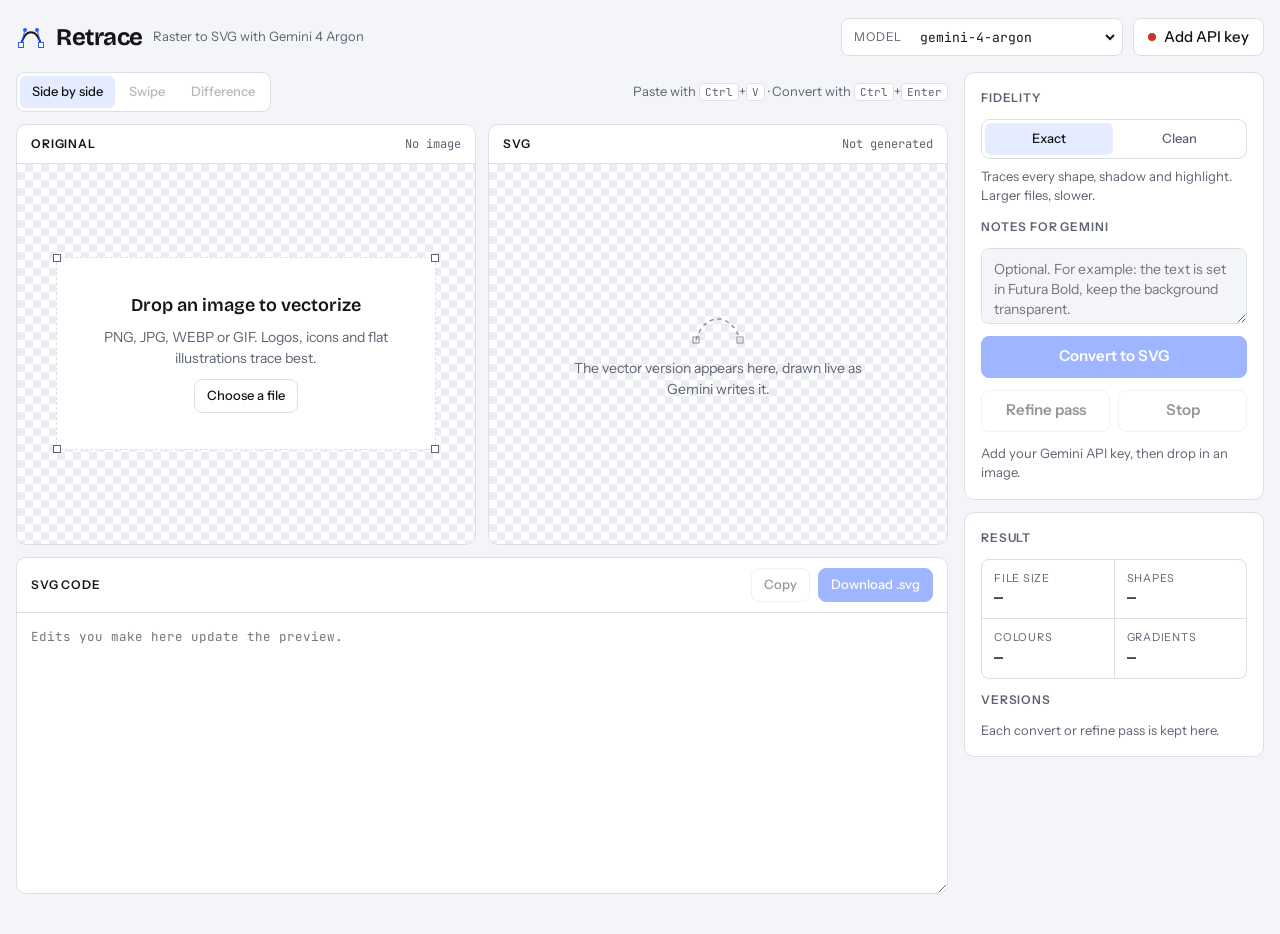
<file: image-to-svg-webapp/retrace.html>
<!doctype html>
<html lang="en">
<head>
<meta charset="utf-8">
<meta name="viewport" content="width=device-width, initial-scale=1, viewport-fit=cover">
<title>Retrace</title>
<link rel="preconnect" href="https://fonts.googleapis.com">
<link rel="preconnect" href="https://fonts.gstatic.com" crossorigin>
<link rel="stylesheet" href="https://fonts.googleapis.com/css2?family=Bricolage+Grotesque:opsz,wght@12..96,600;12..96,700&family=Instrument+Sans:wght@400;500;600&family=JetBrains+Mono:wght@400;500&display=swap">
<style>
/* Layout: a vector-editor workspace. Two artboards (raster in, vector out) with a slim inspector rail on the right. */
:root {
  --paper: #F4F5F8;
  --surface: #FFFFFF;
  --ink: #14161B;
  --muted: #5D6371;
  --line: #DCDFE6;
  --accent: #2B5CFF;          /* selection-outline blue, as in vector editors */
  --accent-soft: #E6ECFF;
  --accent-ink: #FFFFFF;
  --check-a: #EBEDF2;
  --check-b: #FFFFFF;
  --danger: #C2352A;
  --ok: #1D8A57;
  --font-display: "Bricolage Grotesque", "Avenir Next", "Segoe UI", system-ui, sans-serif;
  --font-body: "Instrument Sans", "Helvetica Neue", Arial, system-ui, sans-serif;
  --font-mono: "JetBrains Mono", ui-monospace, "SF Mono", Menlo, Consolas, monospace;
  --radius: 10px;
  color-scheme: light;
}
@media (prefers-color-scheme: dark) {
  :root:not([data-theme="light"]) {
    --paper: #0E1014; --surface: #161920; --ink: #E7E9EF; --muted: #939AA9; --line: #2A2E38;
    --accent: #7E9CFF; --accent-soft: #1D2540; --accent-ink: #0B1022;
    --check-a: #1B1F27; --check-b: #222631; --danger: #FF7B6F; --ok: #4DC48B;
    color-scheme: dark;
  }
}
:root[data-theme="dark"] {
  --paper: #0E1014; --surface: #161920; --ink: #E7E9EF; --muted: #939AA9; --line: #2A2E38;
  --accent: #7E9CFF; --accent-soft: #1D2540; --accent-ink: #0B1022;
  --check-a: #1B1F27; --check-b: #222631; --danger: #FF7B6F; --ok: #4DC48B;
  color-scheme: dark;
}

* { box-sizing: border-box; }
[hidden] { display: none !important; }
html, body { margin: 0; }
body {
  background: var(--paper);
  color: var(--ink);
  font: 15px/1.5 var(--font-body);
  padding-left: max(16px, env(safe-area-inset-left, 0px));
  padding-right: max(16px, env(safe-area-inset-right, 0px));
  padding-block: 0 40px;
  -webkit-font-smoothing: antialiased;
}
button, input, select, textarea { font: inherit; color: inherit; }
:focus-visible { outline: 2px solid var(--accent); outline-offset: 2px; }
.wrap { max-width: 1320px; margin: 0 auto; }

/* Top bar */
.bar {
  display: flex; align-items: center; justify-content: space-between; gap: 16px; flex-wrap: wrap;
  padding-block: 18px 16px;
}
.brand { display: flex; align-items: center; gap: 10px; }
.brand h1 {
  margin: 0; font: 700 24px/1 var(--font-display); letter-spacing: -0.02em;
}
.brand small { color: var(--muted); font-size: 13px; }
.bar-right { display: flex; align-items: center; gap: 10px; flex-wrap: wrap; }
.field-inline {
  display: flex; align-items: center; gap: 8px; height: 38px; padding: 0 4px 0 12px;
  background: var(--surface); border: 1px solid var(--line); border-radius: 8px;
}
.field-inline span { font-size: 12px; color: var(--muted); text-transform: uppercase; letter-spacing: 0.06em; }
.field-inline select {
  border: 0; background: transparent; height: 34px; padding: 0 6px; font-family: var(--font-mono); font-size: 13px;
  max-width: 220px; cursor: pointer;
}
.key-btn {
  display: flex; align-items: center; gap: 8px; height: 38px; padding: 0 14px;
  background: var(--surface); border: 1px solid var(--line); border-radius: 8px; cursor: pointer; font-weight: 500;
}
.key-btn:hover { border-color: var(--accent); }
.dot { width: 8px; height: 8px; border-radius: 50%; background: var(--danger); }
.key-btn.has-key .dot { background: var(--ok); }

/* Key panel */
.key-panel {
  background: var(--surface); border: 1px solid var(--line); border-radius: var(--radius);
  padding: 18px; margin-bottom: 16px; display: grid; gap: 12px;
}
.key-panel h2 { margin: 0; font: 600 17px/1.2 var(--font-display); }
.key-panel p { margin: 0; color: var(--muted); font-size: 14px; max-width: 68ch; }
.key-panel a { color: var(--accent); }
.key-row { display: flex; gap: 8px; flex-wrap: wrap; align-items: center; }
.key-row input[type="password"], .key-row input[type="text"] {
  flex: 1 1 320px; min-width: 0; height: 40px; padding: 0 12px; border-radius: 8px;
  border: 1px solid var(--line); background: var(--paper); font-family: var(--font-mono); font-size: 13px;
}
.check { display: flex; align-items: center; gap: 8px; font-size: 14px; color: var(--muted); }

/* Workspace */
.workspace { display: grid; gap: 16px; grid-template-columns: minmax(0, 1fr); }
@media (min-width: 1040px) { .workspace { grid-template-columns: minmax(0, 1fr) 300px; align-items: start; } }

.stage-col { display: grid; gap: 12px; min-width: 0; }
.stage-head { display: flex; align-items: center; justify-content: space-between; gap: 12px; flex-wrap: wrap; }
.seg {
  display: inline-flex; padding: 3px; gap: 2px; background: var(--surface);
  border: 1px solid var(--line); border-radius: 9px;
}
.seg button {
  border: 0; background: transparent; padding: 6px 12px; border-radius: 6px; cursor: pointer;
  font-size: 13px; font-weight: 500; color: var(--muted);
}
.seg button[aria-pressed="true"] { background: var(--accent-soft); color: var(--ink); }
.seg button:disabled { opacity: 0.45; cursor: not-allowed; }
.hint { font-size: 13px; color: var(--muted); }
kbd { font-family: var(--font-mono); font-size: 11px; padding: 1px 5px; border: 1px solid var(--line); border-radius: 4px; background: var(--surface); }

.panes { display: grid; gap: 12px; grid-template-columns: minmax(0, 1fr); }
@media (min-width: 720px) { .panes { grid-template-columns: minmax(0, 1fr) minmax(0, 1fr); } }
.pane { background: var(--surface); border: 1px solid var(--line); border-radius: var(--radius); overflow: hidden; min-width: 0; display: flex; flex-direction: column; }
.pane-label {
  display: flex; justify-content: space-between; align-items: baseline; gap: 8px;
  padding: 10px 14px; border-bottom: 1px solid var(--line);
  font-size: 12px; text-transform: uppercase; letter-spacing: 0.07em; font-weight: 600;
}
.pane-label .meta { font: 400 12px var(--font-mono); text-transform: none; letter-spacing: 0; color: var(--muted); overflow: hidden; text-overflow: ellipsis; white-space: nowrap; }
.board {
  position: relative; flex: 1; min-height: 380px; display: grid; place-items: center; padding: 28px;
  background: repeating-conic-gradient(var(--check-a) 0 25%, var(--check-b) 0 50%) 0 0 / 16px 16px;
}
.board img { display: block; max-width: 100%; max-height: 56vh; object-fit: contain; }

/* Bounding box with anchor handles, the vector editor's selection frame */
.bbox { position: relative; display: inline-block; max-width: 100%; line-height: 0; }
.bbox::after { content: ""; position: absolute; inset: -1px; border: 1px solid var(--accent); pointer-events: none; }
.bbox i { position: absolute; width: 8px; height: 8px; background: var(--surface); border: 1px solid var(--accent); pointer-events: none; }
.bbox i:nth-of-type(1) { top: -4px; left: -4px; }
.bbox i:nth-of-type(2) { top: -4px; right: -4px; }
.bbox i:nth-of-type(3) { bottom: -4px; left: -4px; }
.bbox i:nth-of-type(4) { bottom: -4px; right: -4px; }
.bbox.quiet::after, .bbox.quiet i { opacity: 0; transition: opacity .15s; }
.pane:hover .bbox.quiet::after, .pane:hover .bbox.quiet i { opacity: 1; }

/* Drop zone */
.drop {
  position: relative; width: 100%; max-width: 380px; padding: 36px 24px; text-align: center;
  background: var(--surface); border: 1px dashed var(--line); border-radius: 4px; display: grid; gap: 10px; justify-items: center;
}
.drop i { position: absolute; width: 8px; height: 8px; background: var(--surface); border: 1px solid var(--muted); }
.drop i:nth-of-type(1) { top: -4px; left: -4px; } .drop i:nth-of-type(2) { top: -4px; right: -4px; }
.drop i:nth-of-type(3) { bottom: -4px; left: -4px; } .drop i:nth-of-type(4) { bottom: -4px; right: -4px; }
.drop strong { font: 600 18px/1.25 var(--font-display); text-wrap: balance; }
.drop p { margin: 0; color: var(--muted); font-size: 14px; }
.board.dragging { outline: 2px solid var(--accent); outline-offset: -2px; }
.board.dragging .drop { border-color: var(--accent); }
.replace-btn {
  position: absolute; top: 10px; right: 10px; height: 30px; padding: 0 10px; font-size: 12px; font-weight: 500;
  border: 1px solid var(--line); border-radius: 6px; background: var(--surface); cursor: pointer;
}
.placeholder { max-width: 300px; text-align: center; color: var(--muted); font-size: 14px; display: grid; gap: 10px; justify-items: center; }
.placeholder svg { opacity: .7; }

/* Drawing indicator */
.drawing {
  position: absolute; left: 12px; bottom: 12px; display: flex; align-items: center; gap: 8px;
  padding: 6px 10px; border-radius: 6px; background: var(--surface); border: 1px solid var(--line);
  font: 12px var(--font-mono); color: var(--muted);
}
.pulse { width: 7px; height: 7px; border-radius: 50%; background: var(--accent); animation: pulse 1s ease-in-out infinite; }
@keyframes pulse { 50% { opacity: .25; } }

/* Compare views */
.compare-wrap { background: var(--surface); border: 1px solid var(--line); border-radius: var(--radius); overflow: hidden; }
.compare-board { min-height: 380px; padding: 28px; display: grid; place-items: center;
  background: repeating-conic-gradient(var(--check-a) 0 25%, var(--check-b) 0 50%) 0 0 / 16px 16px; }
.compare { position: relative; width: 100%; max-height: 64vh; max-width: 100%; isolation: isolate; }
.compare img { position: absolute; inset: 0; width: 100%; height: 100%; object-fit: fill; display: block; }
.compare .over { clip-path: inset(0 0 0 var(--cut, 50%)); }
.compare .seam { position: absolute; top: 0; bottom: 0; left: var(--cut, 50%); width: 2px; margin-left: -1px; background: var(--accent); pointer-events: none; }
.compare .seam::after { content: ""; position: absolute; top: 50%; left: -5px; width: 10px; height: 10px; margin-top: -5px; background: var(--surface); border: 2px solid var(--accent); }
.compare.diff { background: #FFFFFF; }
.compare.diff .base { background: #FFFFFF; }
.compare.diff .over { clip-path: none; mix-blend-mode: difference; }
.compare-foot { display: flex; align-items: center; gap: 12px; padding: 10px 14px; border-top: 1px solid var(--line); font-size: 13px; color: var(--muted); flex-wrap: wrap; }
.compare-foot input[type="range"] { flex: 1 1 200px; accent-color: var(--accent); }

/* Inspector */
.inspector { display: grid; gap: 12px; min-width: 0; }
.card { background: var(--surface); border: 1px solid var(--line); border-radius: var(--radius); padding: 16px; display: grid; gap: 12px; }
.label { font-size: 12px; text-transform: uppercase; letter-spacing: 0.07em; font-weight: 600; color: var(--muted); }
.seg.full { display: flex; }
.seg.full button { flex: 1; }
.opt-desc { font-size: 13px; color: var(--muted); margin: -4px 0 0; }
textarea.notes {
  width: 100%; min-height: 76px; resize: vertical; padding: 10px 12px; border-radius: 8px;
  border: 1px solid var(--line); background: var(--paper); font-size: 14px; line-height: 1.45;
}
.btn {
  height: 42px; padding: 0 16px; border-radius: 8px; border: 1px solid var(--line); background: var(--surface);
  font-weight: 600; cursor: pointer; display: inline-flex; align-items: center; justify-content: center; gap: 8px;
}
.btn:hover:not(:disabled) { border-color: var(--accent); }
.btn:disabled { opacity: 0.45; cursor: not-allowed; }
.btn.primary { background: var(--accent); border-color: var(--accent); color: var(--accent-ink); }
.btn.primary:hover:not(:disabled) { filter: brightness(1.06); }
.btn.small { height: 34px; font-size: 13px; padding: 0 12px; font-weight: 500; }
.btn-row { display: grid; grid-template-columns: 1fr 1fr; gap: 8px; }
.btn-row .btn { width: 100%; }
.status { font-size: 13px; color: var(--muted); min-height: 1.5em; }
.status.error { color: var(--danger); }
.status.ok { color: var(--ok); }

.stats { margin: 0; display: grid; grid-template-columns: 1fr 1fr; gap: 1px; background: var(--line); border: 1px solid var(--line); border-radius: 8px; overflow: hidden; }
.stats div { background: var(--surface); padding: 10px 12px; display: grid; gap: 2px; }
.stats dt { font-size: 11px; text-transform: uppercase; letter-spacing: 0.07em; color: var(--muted); }
.stats dd { margin: 0; font: 500 15px var(--font-mono); font-variant-numeric: tabular-nums; }
.versions { display: flex; flex-wrap: wrap; gap: 6px; }
.versions button {
  font: 500 12px var(--font-mono); height: 28px; padding: 0 10px; border-radius: 6px; cursor: pointer;
  border: 1px solid var(--line); background: var(--paper);
}
.versions button[aria-pressed="true"] { border-color: var(--accent); background: var(--accent-soft); }

/* Code */
.code-card { background: var(--surface); border: 1px solid var(--line); border-radius: var(--radius); overflow: hidden; }
.code-head { display: flex; justify-content: space-between; align-items: center; gap: 10px; padding: 10px 14px; border-bottom: 1px solid var(--line); flex-wrap: wrap; }
.code-head .label { color: var(--ink); }
.code-actions { display: flex; gap: 8px; }
textarea.code {
  display: block; width: 100%; min-height: 220px; height: 280px; resize: vertical; border: 0; padding: 14px;
  background: var(--surface); font: 12.5px/1.55 var(--font-mono); white-space: pre; overflow: auto; tab-size: 2;
}
textarea.code:focus { outline: none; }

@media (prefers-reduced-motion: reduce) { .pulse { animation: none; } * { transition: none !important; } }
@media (max-width: 520px) {
  .board, .compare-board { min-height: 280px; padding: 18px; }
  .field-inline select { max-width: 150px; }
}
</style>
</head>
<body>
<div class="wrap">

  <header class="bar">
    <div class="brand">
      <svg width="30" height="30" viewBox="0 0 30 30" aria-hidden="true">
        <path d="M5 23 C 9 6, 21 6, 25 23" fill="none" stroke="currentColor" stroke-width="2"/>
        <line x1="5" y1="23" x2="9" y2="8" stroke="var(--accent)" stroke-width="1"/>
        <line x1="25" y1="23" x2="21" y2="8" stroke="var(--accent)" stroke-width="1"/>
        <circle cx="9" cy="8" r="2" fill="var(--accent)"/><circle cx="21" cy="8" r="2" fill="var(--accent)"/>
        <rect x="2.5" y="20.5" width="5" height="5" fill="var(--surface)" stroke="var(--accent)"/>
        <rect x="22.5" y="20.5" width="5" height="5" fill="var(--surface)" stroke="var(--accent)"/>
      </svg>
      <h1>Retrace</h1>
      <small>Raster to SVG with Gemini 4 Argon</small>
    </div>
    <div class="bar-right">
      <label class="field-inline" for="model">
        <span>Model</span>
        <select id="model"></select>
      </label>
      <button class="key-btn" id="keyBtn" type="button" aria-expanded="false" aria-controls="keyPanel">
        <span class="dot"></span><span id="keyLabel">Add API key</span>
      </button>
    </div>
  </header>

  <section class="key-panel" id="keyPanel" hidden>
    <h2>Gemini API key</h2>
    <p>Your key goes straight from this page to Google's Gemini API. Get one free at <a href="https://aistudio.google.com/apikey" target="_blank" rel="noopener">aistudio.google.com/apikey</a>.</p>
    <div class="key-row">
      <input id="apiKey" type="password" placeholder="AIza…" autocomplete="off" spellcheck="false">
      <button class="btn small" id="showKey" type="button">Show</button>
      <button class="btn small primary" id="saveKey" type="button">Save key</button>
    </div>
    <label class="check" for="rememberKey"><input type="checkbox" id="rememberKey" checked> Remember the key in this browser</label>
    <div class="status" id="keyStatus"></div>
  </section>

  <main class="workspace">
    <div class="stage-col">
      <div class="stage-head">
        <div class="seg" role="group" aria-label="View">
          <button type="button" data-view="split" aria-pressed="true">Side by side</button>
          <button type="button" data-view="swipe" aria-pressed="false" disabled>Swipe</button>
          <button type="button" data-view="diff" aria-pressed="false" disabled>Difference</button>
        </div>
        <span class="hint">Paste with <kbd>Ctrl</kbd>+<kbd>V</kbd> · Convert with <kbd>Ctrl</kbd>+<kbd>Enter</kbd></span>
      </div>

      <div class="panes" id="panes">
        <section class="pane">
          <div class="pane-label">Original <span class="meta" id="srcMeta">No image</span></div>
          <div class="board" id="srcBoard">
            <div class="drop" id="dropZone">
              <i></i><i></i><i></i><i></i>
              <strong>Drop an image to vectorize</strong>
              <p>PNG, JPG, WEBP or GIF. Logos, icons and flat illustrations trace best.</p>
              <button class="btn small" type="button" id="browseBtn">Choose a file</button>
            </div>
            <div class="bbox quiet" id="srcBox" hidden><img id="srcImg" alt="Original image"><i></i><i></i><i></i><i></i></div>
            <button class="replace-btn" type="button" id="replaceBtn" hidden>Replace</button>
            <input type="file" id="fileInput" accept="image/*" hidden>
          </div>
        </section>

        <section class="pane">
          <div class="pane-label">SVG <span class="meta" id="outMeta">Not generated</span></div>
          <div class="board" id="outBoard">
            <div class="placeholder" id="outPlaceholder">
              <svg width="56" height="40" viewBox="0 0 56 40" aria-hidden="true">
                <path d="M6 32 C 14 4, 42 4, 50 32" fill="none" stroke="currentColor" stroke-width="1.5" stroke-dasharray="4 4"/>
                <rect x="3" y="29" width="6" height="6" fill="none" stroke="currentColor"/>
                <rect x="47" y="29" width="6" height="6" fill="none" stroke="currentColor"/>
              </svg>
              <span id="outPlaceholderText">The vector version appears here, drawn live as Gemini writes it.</span>
            </div>
            <div class="bbox" id="outBox" hidden><img id="outImg" alt="Generated SVG"><i></i><i></i><i></i><i></i></div>
            <div class="drawing" id="drawing" hidden><span class="pulse"></span><span id="drawingText">Drawing…</span></div>
          </div>
        </section>
      </div>

      <div class="compare-wrap" id="compareWrap" hidden>
        <div class="compare-board">
          <div class="compare" id="compare">
            <img class="base" id="cmpBase" alt="Original image">
            <img class="over" id="cmpOver" alt="Generated SVG">
            <span class="seam" id="seam"></span>
          </div>
        </div>
        <div class="compare-foot">
          <span id="compareHint">Left of the line: original. Right: SVG.</span>
          <input type="range" id="cut" min="0" max="100" value="50" aria-label="Swipe position">
        </div>
      </div>

      <div class="code-card">
        <div class="code-head">
          <span class="label">SVG code</span>
          <div class="code-actions">
            <button class="btn small" type="button" id="copyBtn" disabled>Copy</button>
            <button class="btn small primary" type="button" id="downloadBtn" disabled>Download .svg</button>
          </div>
        </div>
        <textarea class="code" id="code" spellcheck="false" readonly aria-label="SVG code" placeholder="Edits you make here update the preview."></textarea>
      </div>
    </div>

    <aside class="inspector">
      <div class="card">
        <span class="label">Fidelity</span>
        <div class="seg full" role="group" aria-label="Fidelity">
          <button type="button" data-fid="exact" aria-pressed="true">Exact</button>
          <button type="button" data-fid="clean" aria-pressed="false">Clean</button>
        </div>
        <p class="opt-desc" id="fidDesc">Traces every shape, shadow and highlight. Larger files, slower.</p>
        <label class="label" for="notes">Notes for Gemini</label>
        <textarea class="notes" id="notes" placeholder="Optional. For example: the text is set in Futura Bold, keep the background transparent."></textarea>
        <button class="btn primary" type="button" id="convertBtn" disabled>Convert to SVG</button>
        <div class="btn-row">
          <button class="btn" type="button" id="refineBtn" disabled title="Gemini compares its render with the original and fixes the differences">Refine pass</button>
          <button class="btn" type="button" id="stopBtn" disabled>Stop</button>
        </div>
        <div class="status" id="status" role="status">Add an image to begin.</div>
      </div>

      <div class="card">
        <span class="label">Result</span>
        <dl class="stats">
          <div><dt>File size</dt><dd id="stSize">—</dd></div>
          <div><dt>Shapes</dt><dd id="stShapes">—</dd></div>
          <div><dt>Colours</dt><dd id="stColors">—</dd></div>
          <div><dt>Gradients</dt><dd id="stGrads">—</dd></div>
        </dl>
        <span class="label">Versions</span>
        <div class="versions" id="versions"><span class="hint">Each convert or refine pass is kept here.</span></div>
      </div>
    </aside>
  </main>
</div>

<script>
(() => {
  const $ = (s) => document.querySelector(s);
  const store = {
    get(k) { try { return localStorage.getItem(k); } catch { return null; } },
    set(k, v) { try { localStorage.setItem(k, v); } catch {} },
    del(k) { try { localStorage.removeItem(k); } catch {} },
  };

  const FALLBACK_MODELS = [
    'gemini-4-argon', 'gemini-3.1-pro-preview', 'gemini-3.8-flash', 'gemini-3.6-flash',
    'gemini-2.5-pro', 'gemini-2.5-flash', 'gemini-flash-latest', 'gemini-pro-latest',
  ];
  const PREFERRED = ['gemini-4-argon', 'gemini-3.1-pro-preview', 'gemini-pro-latest', 'gemini-3.8-flash', 'gemini-3.6-flash', 'gemini-2.5-pro'];
  const API = 'https://generativelanguage.googleapis.com/v1beta';

  const state = {
    key: store.get('retrace.key') || '',
    image: null,        // { dataUrl, b64, mime, w, h, name, size }
    versions: [],       // [{ svg, label }]
    current: -1,
    busy: false,
    controller: null,
    fidelity: 'exact',
    view: 'split',
    tokenLimits: {},
    outUrl: null,
  };

  /* ---------- API key ---------- */
  const keyPanel = $('#keyPanel'), keyBtn = $('#keyBtn');
  function renderKeyState() {
    keyBtn.classList.toggle('has-key', !!state.key);
    $('#keyLabel').textContent = state.key ? 'API key set' : 'Add API key';
    $('#apiKey').value = state.key;
    updateButtons();
  }
  function toggleKeyPanel(open) {
    keyPanel.hidden = !open;
    keyBtn.setAttribute('aria-expanded', String(open));
    if (open) $('#apiKey').focus();
  }
  keyBtn.addEventListener('click', () => toggleKeyPanel(keyPanel.hidden));
  $('#showKey').addEventListener('click', (e) => {
    const inp = $('#apiKey');
    inp.type = inp.type === 'password' ? 'text' : 'password';
    e.currentTarget.textContent = inp.type === 'password' ? 'Show' : 'Hide';
  });
  $('#saveKey').addEventListener('click', saveKey);
  $('#apiKey').addEventListener('keydown', (e) => { if (e.key === 'Enter') saveKey(); });
  async function saveKey() {
    const k = $('#apiKey').value.trim();
    state.key = k;
    if (k && $('#rememberKey').checked) store.set('retrace.key', k); else store.del('retrace.key');
    renderKeyState();
    const ks = $('#keyStatus');
    if (!k) { ks.className = 'status'; ks.textContent = 'Key cleared.'; return; }
    ks.className = 'status'; ks.textContent = 'Checking the key…';
    const ok = await loadModels();
    if (ok) {
      ks.className = 'status ok'; ks.textContent = 'Key works. Models loaded.';
      setTimeout(() => toggleKeyPanel(false), 700);
      if (state.image) setStatus('Ready. Press Convert to SVG.');
    } else {
      ks.className = 'status error'; ks.textContent = 'Gemini rejected this key. Check that you copied all of it.';
    }
  }

  /* ---------- Models ---------- */
  const modelSel = $('#model');
  function fillModels(ids) {
    const saved = store.get('retrace.model');
    modelSel.innerHTML = '';
    ids.forEach((id) => {
      const o = document.createElement('option');
      o.value = id; o.textContent = id;
      modelSel.appendChild(o);
    });
    const pick = (saved && ids.includes(saved)) ? saved : (PREFERRED.find((p) => ids.includes(p)) || ids[0]);
    if (pick) modelSel.value = pick;
  }
  modelSel.addEventListener('change', () => store.set('retrace.model', modelSel.value));
  async function loadModels() {
    if (!state.key) return false;
    try {
      const res = await fetch(`${API}/models?pageSize=1000`, { headers: { 'x-goog-api-key': state.key } });
      if (!res.ok) return false;
      const data = await res.json();
      const skip = /tts|image|live|embed|transcri|robotic|audio|translate|aqa|veo|lyria|imagen|research|antigravity|nano/i;
      const list = (data.models || [])
        .filter((m) => (m.supportedGenerationMethods || []).includes('generateContent'))
        .map((m) => ({ id: m.name.replace(/^models\//, ''), limit: m.outputTokenLimit }))
        .filter((m) => m.id.startsWith('gemini') && !skip.test(m.id));
      if (!list.length) return true;
      list.forEach((m) => { state.tokenLimits[m.id] = m.limit; });
      const ids = list.map((m) => m.id).sort((a, b) => rank(a) - rank(b) || b.localeCompare(a, undefined, { numeric: true }));
      fillModels(ids);
      return true;
    } catch { return false; }
  }
  function rank(id) { const i = PREFERRED.indexOf(id); return i < 0 ? 99 : i; }

  /* ---------- Image input ---------- */
  const fileInput = $('#fileInput');
  $('#browseBtn').addEventListener('click', () => fileInput.click());
  $('#replaceBtn').addEventListener('click', () => fileInput.click());
  fileInput.addEventListener('change', () => { if (fileInput.files[0]) loadFile(fileInput.files[0]); fileInput.value = ''; });
  const srcBoard = $('#srcBoard');
  ['dragenter', 'dragover'].forEach((ev) => srcBoard.addEventListener(ev, (e) => { e.preventDefault(); srcBoard.classList.add('dragging'); }));
  ['dragleave', 'drop'].forEach((ev) => srcBoard.addEventListener(ev, (e) => { e.preventDefault(); srcBoard.classList.remove('dragging'); }));
  srcBoard.addEventListener('drop', (e) => { const f = e.dataTransfer.files[0]; if (f) loadFile(f); });
  document.addEventListener('dragover', (e) => e.preventDefault());
  document.addEventListener('drop', (e) => { e.preventDefault(); if (!srcBoard.contains(e.target) && e.dataTransfer.files[0]) loadFile(e.dataTransfer.files[0]); });
  document.addEventListener('paste', (e) => {
    if (e.target === $('#code') || e.target === $('#notes') || e.target === $('#apiKey')) return;
    const item = [...(e.clipboardData?.items || [])].find((i) => i.type.startsWith('image/'));
    if (item) { e.preventDefault(); loadFile(item.getAsFile()); }
  });

  const readAsDataURL = (file) => new Promise((res, rej) => { const r = new FileReader(); r.onload = () => res(r.result); r.onerror = rej; r.readAsDataURL(file); });
  const loadImg = (src) => new Promise((res, rej) => { const i = new Image(); i.onload = () => res(i); i.onerror = rej; i.src = src; });

  async function loadFile(file) {
    if (!file || !file.type.startsWith('image/')) { setStatus("That file isn't an image. Use PNG, JPG, WEBP or GIF.", 'error'); return; }
    if (state.busy) stop();
    try {
      const dataUrl = await readAsDataURL(file);
      const img = await loadImg(dataUrl);
      const w = img.naturalWidth || 512, h = img.naturalHeight || 512;
      let sendUrl = dataUrl, mime = file.type;
      const MAX = 2048;
      if (Math.max(w, h) > MAX || !['image/png', 'image/jpeg', 'image/webp'].includes(mime)) {
        const s = Math.min(1, MAX / Math.max(w, h));
        const c = document.createElement('canvas');
        c.width = Math.round(w * s); c.height = Math.round(h * s);
        c.getContext('2d').drawImage(img, 0, 0, c.width, c.height);
        sendUrl = c.toDataURL('image/png'); mime = 'image/png';
      }
      state.image = { dataUrl, b64: sendUrl.split(',')[1], mime, w, h, name: file.name || 'pasted-image.png', size: file.size };
      state.versions = []; state.current = -1;
      renderSource(); renderOutput(); renderVersions();
      setStatus(state.key ? 'Ready. Press Convert to SVG.' : 'Add your Gemini API key to convert.');
      if (!state.key) toggleKeyPanel(true);
    } catch {
      setStatus("Couldn't read that image. Try saving it as PNG first.", 'error');
    }
  }

  function renderSource() {
    const im = state.image;
    $('#dropZone').hidden = !!im;
    $('#srcBox').hidden = !im;
    $('#replaceBtn').hidden = !im;
    if (im) {
      $('#srcImg').src = im.dataUrl;
      $('#cmpBase').src = im.dataUrl;
      $('#srcMeta').textContent = `${im.w} × ${im.h} px · ${fmtBytes(im.size)}`;
      $('#srcMeta').title = im.name;
      $('#compare').style.aspectRatio = `${im.w} / ${im.h}`;
      $('#compare').style.maxWidth = `min(100%, ${im.w}px, calc(64vh * ${im.w / im.h}))`;
    } else {
      $('#srcMeta').textContent = 'No image';
    }
    updateButtons();
  }

  /* ---------- Prompts ---------- */
  function buildPrompt() {
    const { w, h } = state.image;
    const notes = $('#notes').value.trim();
    const detail = state.fidelity === 'exact'
      ? 'Reproduce every visible detail: small shapes, outlines, inner shadows, highlights, texture-like patterns and anti-aliased edges. Fidelity matters more than file size.'
      : 'Prefer clean, minimal geometry: merge near-identical colours, drop noise and compression artefacts, and use as few nodes as possible while keeping the image recognisably identical.';
    return `You are an expert vector illustrator. Convert the attached raster image into an SVG that is visually identical to it.

Canvas
- Root element: <svg xmlns="http://www.w3.org/2000/svg" viewBox="0 0 ${w} ${h}" width="${w}" height="${h}">.
- Work in the image's own pixel coordinates. Every shape must sit exactly where it sits in the image, at the same size and proportions.
- If the image has a solid background, draw it as the first shape. If it is transparent, leave it transparent.

Fidelity
- Match colours exactly. Sample them from the image as hex values and reuse them consistently.
- Recreate gradients with <linearGradient> or <radialGradient> with correctly placed stops. Use filters for blur or soft shadows only where the image really has them.
- Trace curved outlines with cubic Bézier commands (C, S) rather than polygon approximations. Keep corners sharp where the image has sharp corners.
- Match stroke widths, line caps and joins exactly.
- Paint back to front: background, large shapes, then details and highlights.
- Reproduce text as <text> elements with a matching font-family, font-weight, font-size, letter-spacing and exact position. If the lettering is stylised, hand-drawn or part of a logo, trace it as paths instead.
- ${detail}

Output rules
- Never embed the raster image. Do not use <image>, <foreignObject>, <script>, external URLs or CSS @import.
- Group related shapes with <g> and give main groups short descriptive id attributes.
- Round coordinates to at most 2 decimal places.
- Reply with the SVG code only, starting with <svg and ending with </svg>. No markdown fences and no explanation.${notes ? `\n\nAdditional instructions from the user:\n${notes}` : ''}`;
  }

  function buildRefinePrompt() {
    const { w, h } = state.image;
    const notes = $('#notes').value.trim();
    return `You are an expert vector illustrator refining your own SVG trace.

Image 1 is the original raster image. Image 2 is a render of your current SVG at the same size. The current SVG code follows the images.

Compare the two images region by region and fix every visible difference: wrong or missing shapes, misplaced or mis-sized elements, inaccurate curves, colour mismatches, gradient direction and stops, stroke widths, text font, size and position, and missing small details.

Keep the root as <svg xmlns="http://www.w3.org/2000/svg" viewBox="0 0 ${w} ${h}" width="${w}" height="${h}">. Never embed the raster image or use <image>, <foreignObject>, <script> or external URLs.

Reply with the complete corrected SVG only, starting with <svg and ending with </svg>. No markdown fences and no explanation.${notes ? `\n\nAdditional instructions from the user:\n${notes}` : ''}`;
  }

  /* ---------- Gemini streaming ---------- */
  async function streamGemini(parts, onText, signal) {
    const model = modelSel.value;
    const limit = state.tokenLimits[model] || 32768;
    const body = {
      contents: [{ role: 'user', parts }],
      generationConfig: { maxOutputTokens: Math.min(limit, 65536) },
    };
    const res = await fetch(`${API}/models/${encodeURIComponent(model)}:streamGenerateContent?alt=sse`, {
      method: 'POST',
      headers: { 'Content-Type': 'application/json', 'x-goog-api-key': state.key },
      body: JSON.stringify(body),
      signal,
    });
    if (!res.ok) {
      let msg = `Gemini returned an error (${res.status}).`;
      try { const j = await res.json(); if (j.error?.message) msg = j.error.message; } catch {}
      if (/api key/i.test(msg)) msg = 'Gemini rejected the API key. Open the key settings and check it.';
      else if (res.status === 429) msg = "You've reached your Gemini rate limit or quota. Wait a minute, or switch to a Flash model.";
      else if (res.status === 404) msg = `The model ${model} isn't available to this key. Choose another model.`;
      throw new Error(msg);
    }
    const reader = res.body.getReader();
    const dec = new TextDecoder();
    let buf = '', full = '', finish = '';
    for (;;) {
      const { done, value } = await reader.read();
      if (done) break;
      buf += dec.decode(value, { stream: true });
      let idx;
      while ((idx = buf.indexOf('\n')) >= 0) {
        const line = buf.slice(0, idx).trim();
        buf = buf.slice(idx + 1);
        if (!line.startsWith('data:')) continue;
        const payload = line.slice(5).trim();
        if (!payload) continue;
        let d; try { d = JSON.parse(payload); } catch { continue; }
        if (d.error) throw new Error(d.error.message || 'Gemini stopped with an error.');
        if (d.promptFeedback?.blockReason) throw new Error(`Gemini declined this image (${d.promptFeedback.blockReason}).`);
        const c = d.candidates?.[0];
        for (const p of c?.content?.parts || []) {
          if (p.text && !p.thought) { full += p.text; onText(full); }
        }
        if (c?.finishReason) finish = c.finishReason;
      }
    }
    return { text: full, finish };
  }

  /* ---------- SVG handling ---------- */
  function extractSvg(text) {
    const start = text.search(/<svg[\s>]/i);
    if (start < 0) return null;
    const end = text.toLowerCase().lastIndexOf('</svg>');
    return end > start ? text.slice(start, end + 6) : text.slice(start);
  }

  // Parses leniently (so half-written SVG still renders), strips anything active, and re-serialises as valid XML.
  function normalizeSvg(raw) {
    if (!raw) return null;
    const doc = new DOMParser().parseFromString(`<!doctype html><html><body>${raw}</body></html>`, 'text/html');
    const svg = doc.querySelector('svg');
    if (!svg) return null;
    svg.querySelectorAll('script, foreignObject, image, iframe').forEach((n) => n.remove());
    svg.querySelectorAll('*').forEach((el) => {
      for (const a of [...el.attributes]) {
        const n = a.name.toLowerCase();
        if (n.startsWith('on')) el.removeAttribute(a.name);
        else if ((n === 'href' || n === 'xlink:href') && !a.value.trim().startsWith('#')) el.removeAttribute(a.name);
      }
    });
    [svg, ...svg.querySelectorAll('*')].forEach((el) => { for (const a of [...el.attributes]) if (/^on/i.test(a.name)) el.removeAttribute(a.name); });
    const im = state.image;
    if (im) {
      if (!svg.getAttribute('viewBox')) svg.setAttribute('viewBox', `0 0 ${im.w} ${im.h}`);
      if (!svg.getAttribute('width')) svg.setAttribute('width', String(im.w));
      if (!svg.getAttribute('height')) svg.setAttribute('height', String(im.h));
    }
    return new XMLSerializer().serializeToString(svg);
  }

  function showSvg(svg) {
    const outImg = $('#outImg');
    if (!svg) return;
    const url = URL.createObjectURL(new Blob([svg], { type: 'image/svg+xml' }));
    const prev = state.outUrl;
    state.outUrl = url;
    outImg.onload = () => { if (prev) URL.revokeObjectURL(prev); };
    outImg.onerror = () => { if (prev && state.outUrl === url) { /* keep last good frame */ } };
    outImg.src = url;
    $('#cmpOver').src = url;
    $('#outBox').hidden = false;
    $('#outPlaceholder').hidden = true;
  }

  function stats(svg) {
    const doc = new DOMParser().parseFromString(svg, 'image/svg+xml');
    const shapes = doc.querySelectorAll('path, rect, circle, ellipse, polygon, polyline, line, text').length;
    const grads = doc.querySelectorAll('linearGradient, radialGradient').length;
    const colors = new Set((svg.match(/#[0-9a-f]{6}\b|#[0-9a-f]{3}\b|rgba?\([^)]*\)/gi) || []).map((c) => c.toLowerCase()));
    return { size: new Blob([svg]).size, shapes, grads, colors: colors.size };
  }

  function renderOutput() {
    const v = state.versions[state.current];
    const has = !!v;
    if (has) {
      showSvg(v.svg);
      const s = stats(v.svg);
      $('#stSize').textContent = fmtBytes(s.size);
      $('#stShapes').textContent = s.shapes.toLocaleString();
      $('#stColors').textContent = s.colors.toLocaleString();
      $('#stGrads').textContent = s.grads.toLocaleString();
      $('#outMeta').textContent = `${v.label} · ${fmtBytes(s.size)}`;
      if (!state.busy) $('#code').value = v.svg;
    } else if (!state.busy) {
      $('#outBox').hidden = true;
      $('#outPlaceholder').hidden = false;
      $('#outMeta').textContent = 'Not generated';
      ['#stSize', '#stShapes', '#stColors', '#stGrads'].forEach((s) => { $(s).textContent = '—'; });
      $('#code').value = '';
    }
    updateButtons();
  }

  function renderVersions() {
    const box = $('#versions');
    box.innerHTML = '';
    if (!state.versions.length) {
      const s = document.createElement('span');
      s.className = 'hint'; s.textContent = 'Each convert or refine pass is kept here.';
      box.appendChild(s); return;
    }
    state.versions.forEach((v, i) => {
      const b = document.createElement('button');
      b.type = 'button';
      b.textContent = v.label;
      b.title = v.model;
      b.setAttribute('aria-pressed', String(i === state.current));
      b.addEventListener('click', () => { if (state.busy) return; state.current = i; renderOutput(); renderVersions(); });
      box.appendChild(b);
    });
  }

  async function rasterize(svg, w, h) {
    const s = Math.min(1, 1536 / Math.max(w, h));
    const url = URL.createObjectURL(new Blob([svg], { type: 'image/svg+xml' }));
    try {
      const img = await loadImg(url);
      const c = document.createElement('canvas');
      c.width = Math.round(w * s); c.height = Math.round(h * s);
      c.getContext('2d').drawImage(img, 0, 0, c.width, c.height);
      return c.toDataURL('image/png').split(',')[1];
    } finally { URL.revokeObjectURL(url); }
  }

  /* ---------- Run ---------- */
  async function run(mode) {
    if (state.busy || !state.image) return;
    if (!state.key) { toggleKeyPanel(true); setStatus('Add your Gemini API key first.', 'error'); return; }
    const im = state.image;
    const base = mode === 'refine' ? state.versions[state.current] : null;
    let parts;
    try {
      if (base) {
        const render = await rasterize(base.svg, im.w, im.h);
        parts = [
          { text: buildRefinePrompt() },
          { text: 'Image 1 (original):' }, { inlineData: { mimeType: im.mime, data: im.b64 } },
          { text: 'Image 2 (render of current SVG):' }, { inlineData: { mimeType: 'image/png', data: render } },
          { text: `Current SVG code:\n${base.svg}` },
        ];
      } else {
        parts = [{ inlineData: { mimeType: im.mime, data: im.b64 } }, { text: buildPrompt() }];
      }
    } catch {
      setStatus("Couldn't render the current SVG for comparison. Try converting again.", 'error');
      return;
    }

    state.busy = true;
    state.controller = new AbortController();
    updateButtons();
    $('#code').readOnly = true;
    $('#drawing').hidden = false;
    const t0 = performance.now();
    let lastPaint = 0, chars = 0;
    const tick = setInterval(() => {
      const secs = ((performance.now() - t0) / 1000).toFixed(0);
      $('#drawingText').textContent = `${mode === 'refine' ? 'Refining' : 'Drawing'} · ${secs}s · ${chars.toLocaleString()} chars`;
    }, 250);
    setStatus(mode === 'refine' ? 'Comparing the render with the original…' : `Sending the image to ${modelSel.value}…`);

    try {
      const { text, finish } = await streamGemini(parts, (full) => {
        chars = full.length;
        $('#code').value = full;
        const now = performance.now();
        if (now - lastPaint > 350) {
          lastPaint = now;
          const partial = normalizeSvg(extractSvg(full));
          if (partial) showSvg(partial);
        }
        if (state.busy) setStatus('Gemini is writing the SVG…');
      }, state.controller.signal);

      const svg = normalizeSvg(extractSvg(text));
      if (!svg) throw new Error("Gemini's reply didn't contain an SVG. Try again, or switch models.");
      const n = state.versions.length + 1;
      state.versions.push({ svg, label: `v${n}${mode === 'refine' ? ' refined' : ''}`, model: modelSel.value });
      state.current = state.versions.length - 1;
      const secs = ((performance.now() - t0) / 1000).toFixed(1);
      if (finish === 'MAX_TOKENS') setStatus(`The SVG hit the model's output limit after ${secs}s, so the end may be missing. Try Clean fidelity.`, 'error');
      else setStatus(`Done in ${secs}s with ${modelSel.value}. Use Refine pass to close remaining gaps.`, 'ok');
    } catch (err) {
      if (err.name === 'AbortError') setStatus('Stopped. The last finished version is still shown.');
      else setStatus(err.message || 'Something went wrong talking to Gemini.', 'error');
    } finally {
      clearInterval(tick);
      state.busy = false;
      state.controller = null;
      $('#drawing').hidden = true;
      $('#code').readOnly = false;
      renderOutput();
      renderVersions();
    }
  }
  function stop() { state.controller?.abort(); }

  $('#convertBtn').addEventListener('click', () => run('convert'));
  $('#refineBtn').addEventListener('click', () => run('refine'));
  $('#stopBtn').addEventListener('click', stop);
  document.addEventListener('keydown', (e) => {
    if ((e.ctrlKey || e.metaKey) && e.key === 'Enter') { e.preventDefault(); run('convert'); }
  });

  /* ---------- Manual edits ---------- */
  let editTimer;
  $('#code').addEventListener('input', () => {
    if (state.busy || state.current < 0) return;
    clearTimeout(editTimer);
    editTimer = setTimeout(() => {
      const svg = normalizeSvg(extractSvg($('#code').value));
      if (!svg) { setStatus("The code isn't valid SVG yet.", 'error'); return; }
      const v = state.versions[state.current];
      v.svg = svg;
      if (!/edited/.test(v.label)) v.label += ' edited';
      showSvg(svg);
      const s = stats(svg);
      $('#stSize').textContent = fmtBytes(s.size);
      $('#stShapes').textContent = s.shapes.toLocaleString();
      $('#stColors').textContent = s.colors.toLocaleString();
      $('#stGrads').textContent = s.grads.toLocaleString();
      $('#outMeta').textContent = `${v.label} · ${fmtBytes(s.size)}`;
      renderVersions();
      setStatus('Preview updated from your edit.');
    }, 400);
  });

  /* ---------- Export ---------- */
  $('#copyBtn').addEventListener('click', async () => {
    const v = state.versions[state.current]; if (!v) return;
    try { await navigator.clipboard.writeText(v.svg); setStatus('SVG code copied.', 'ok'); }
    catch { const t = $('#code'); t.focus(); t.select(); setStatus('Press Ctrl+C to copy the selected code.'); }
  });
  $('#downloadBtn').addEventListener('click', () => {
    const v = state.versions[state.current]; if (!v) return;
    const name = (state.image?.name || 'image').replace(/\.[^.]+$/, '') + '.svg';
    const url = URL.createObjectURL(new Blob([v.svg], { type: 'image/svg+xml' }));
    const a = document.createElement('a');
    a.href = url; a.download = name; document.body.appendChild(a); a.click(); a.remove();
    setTimeout(() => URL.revokeObjectURL(url), 2000);
    setStatus(`Saved ${name}.`, 'ok');
  });

  /* ---------- Views ---------- */
  document.querySelectorAll('[data-view]').forEach((b) => b.addEventListener('click', () => setView(b.dataset.view)));
  function setView(v) {
    state.view = v;
    document.querySelectorAll('[data-view]').forEach((b) => b.setAttribute('aria-pressed', String(b.dataset.view === v)));
    const compareMode = v !== 'split';
    $('#panes').hidden = compareMode;
    $('#compareWrap').hidden = !compareMode;
    const cmp = $('#compare');
    cmp.classList.toggle('diff', v === 'diff');
    $('#seam').hidden = v === 'diff';
    $('#cut').hidden = v === 'diff';
    $('#compareHint').textContent = v === 'diff'
      ? 'Matching areas turn black. Anything bright is a difference.'
      : 'Left of the line: original. Right: SVG.';
  }
  $('#cut').addEventListener('input', (e) => $('#compare').style.setProperty('--cut', `${e.target.value}%`));

  /* ---------- Fidelity ---------- */
  document.querySelectorAll('[data-fid]').forEach((b) => b.addEventListener('click', () => {
    state.fidelity = b.dataset.fid;
    store.set('retrace.fid', state.fidelity);
    renderFid();
  }));
  function renderFid() {
    document.querySelectorAll('[data-fid]').forEach((b) => b.setAttribute('aria-pressed', String(b.dataset.fid === state.fidelity)));
    $('#fidDesc').textContent = state.fidelity === 'exact'
      ? 'Traces every shape, shadow and highlight. Larger files, slower.'
      : 'Fewer nodes and merged colours. Smaller files that are easier to edit.';
  }

  /* ---------- Helpers ---------- */
  function setStatus(msg, kind) { const s = $('#status'); s.textContent = msg; s.className = 'status' + (kind ? ' ' + kind : ''); }
  function fmtBytes(n) { if (!n && n !== 0) return '—'; if (n < 1024) return `${n} B`; if (n < 1048576) return `${(n / 1024).toFixed(1)} KB`; return `${(n / 1048576).toFixed(2)} MB`; }
  function updateButtons() {
    const hasImg = !!state.image, hasSvg = state.current >= 0;
    $('#convertBtn').disabled = !hasImg || state.busy;
    $('#convertBtn').textContent = hasSvg ? 'Convert again' : 'Convert to SVG';
    $('#refineBtn').disabled = !hasSvg || state.busy;
    $('#stopBtn').disabled = !state.busy;
    $('#copyBtn').disabled = !hasSvg;
    $('#downloadBtn').disabled = !hasSvg;
    document.querySelectorAll('[data-view="swipe"], [data-view="diff"]').forEach((b) => { b.disabled = !hasSvg; });
    if (!hasSvg && state.view !== 'split') setView('split');
  }

  /* ---------- Boot ---------- */
  state.fidelity = store.get('retrace.fid') || 'exact';
  renderFid();
  fillModels(FALLBACK_MODELS);
  renderKeyState();
  if (state.key) loadModels(); else setStatus('Add your Gemini API key, then drop in an image.');
})();
</script>
</body>
</html>
</file>
